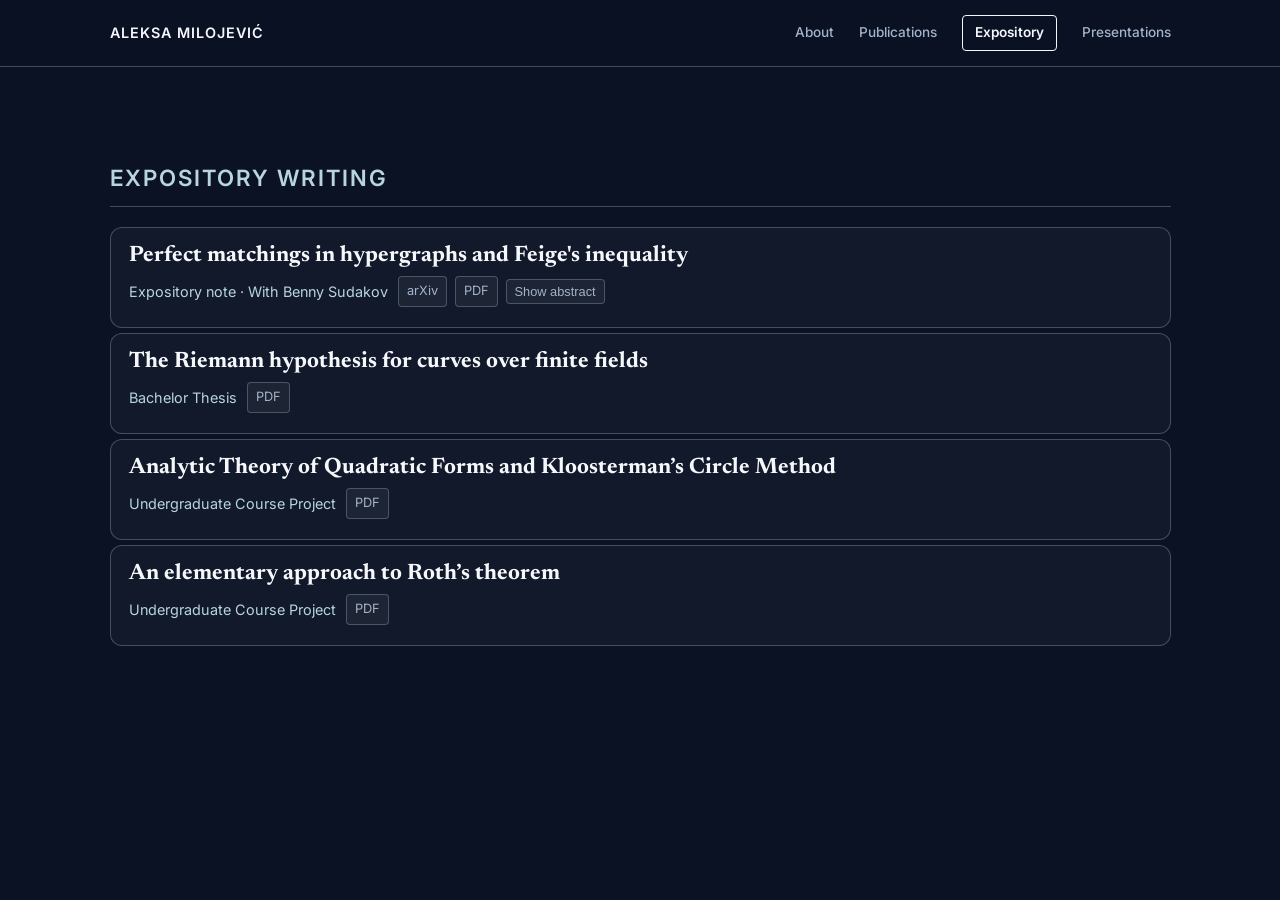
<file: expository/index.html>
<!DOCTYPE html>
<html lang="en">
<head>

	<meta charset="UTF-8">
	<meta name="viewport" content="width=device-width, initial-scale=1.0">
	<title>Aleksa Milojević | Expository Writing</title>
	<link rel="stylesheet" href="../style.css">
	<link href="https://fonts.googleapis.com/css2?family=Inter:wght@400;500;600&family=Newsreader:ital,wght@0,400;0,500;1,400&display=swap" rel="stylesheet">
</head>
<body>

	<nav class="glass-nav">
		<div class="nav-content">
			<span class="nav-brand">ALEKSA MILOJEVIĆ</span>
			<div class="nav-links">
				<a href="../index.html">About</a>
				<a href="../publications/index.html">Publications</a>
				<a href="#expository" class="active">Expository</a>
				<a href="../Webpresentations/index.html">Presentations</a>
			</div>
		</div>
	</nav>

	<div class="container">
		<section id="expository">
			<h2>Expository Writing</h2>


			<div class="paper-card">
				<div class="card-content">
					<h3>Perfect matchings in hypergraphs and Feige's inequality</h3>
					<div class="authors-line">
						<p class="authors">Expository note · With Benny Sudakov</p>
						<div class="card-footer">
							<a href="https://arxiv.org/abs/2610.10380">arXiv</a>
							<a href="Feige.pdf">PDF</a>
							<button class="abstract-toggle" onclick="toggleAbstract(this)">Show abstract</button>
						</div>
					</div>
					<div class="abstract" style="display: none;">
                        <p>Feige's inequality gives an upper tail bound for sums of independent nonnegative random variables and has many combinatorial applications. In this expository note, we present a simplified, self-contained proof and explain the motivation behind each step. We also discuss its application to perfect matchings in hypergraphs with large minimum degree.</p>
                    </div>
				</div>
			</div>



			<div class="paper-card">
				<div class="card-content">
					<h3>The Riemann hypothesis for curves over finite fields</h3>
					<div class="authors-line">
						<p class="authors">Bachelor Thesis</p>
						<div class="card-footer">
							<a href="thesis.pdf">PDF</a>
						</div>
					</div>
				</div>
			</div>

			<div class="paper-card">
				<div class="card-content">
					<h3>Analytic Theory of Quadratic Forms and Kloosterman’s Circle Method</h3>
					<div class="authors-line">
						<p class="authors">Undergraduate Course Project</p>
						<div class="card-footer">
							<a href="kloosterman.pdf">PDF</a>
						</div>
					</div>
				</div>
			</div>

			<div class="paper-card">
				<div class="card-content">
					<h3>An elementary approach to Roth’s theorem</h3>
					<div class="authors-line">
						<p class="authors">Undergraduate Course Project</p>
						<div class="card-footer">
							<a href="roth.pdf">PDF</a>
						</div>
					</div>
				</div>
			</div>
		</section>
	</div>

    <script>
        function toggleAbstract(button) {
            const card = button.closest('.paper-card');
            const abstract = card.querySelector('.abstract');
            if (abstract.style.display === 'none' || abstract.style.display === '') {
                abstract.style.display = 'block';
                button.textContent = 'Hide abstract';
            } else {
                abstract.style.display = 'none';
                button.textContent = 'Show abstract';
            }
        }
    </script>

</body>
</html>
</file>
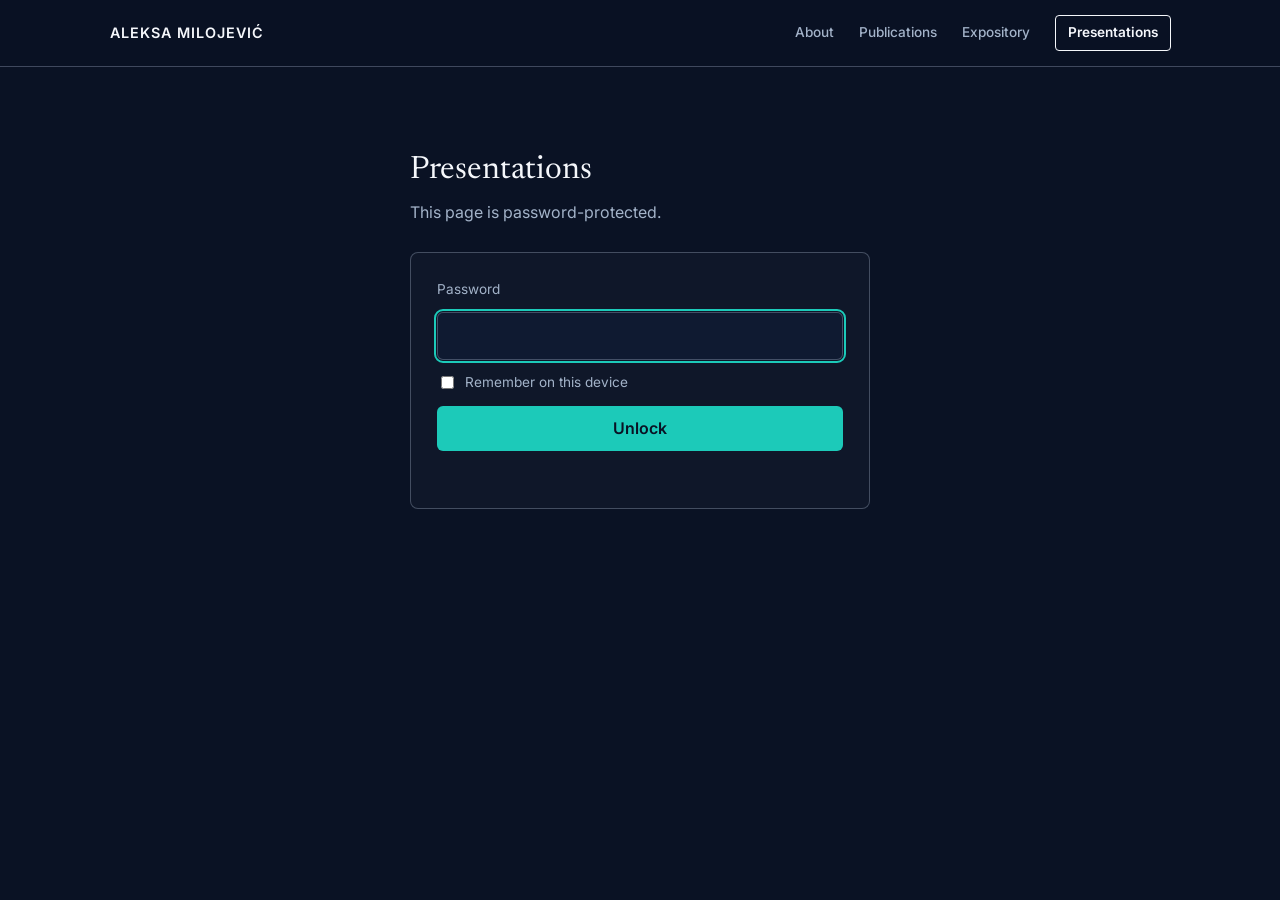
<file: Webpresentations/index.html>
<!DOCTYPE html>
<html lang="en">
<head>
<meta charset="UTF-8">
<meta name="viewport" content="width=device-width, initial-scale=1.0">
<meta name="robots" content="noindex, nofollow">
<title>Presentations | Password required</title>
<link rel="stylesheet" href="../style.css">
<link href="https://fonts.googleapis.com/css2?family=Inter:wght@400;500;600&family=Newsreader:ital,wght@0,400;0,500;1,400&display=swap" rel="stylesheet">
<style>
html:not(.wp-ready) .wp-lock{visibility:hidden}
.wp-lock{max-width:460px;margin:30px auto 0}
.wp-lock h2{font-family:'Newsreader',serif;font-weight:400;font-size:2rem;line-height:1.25;margin:0 0 10px}
.wp-lock .wp-note{color:var(--text-muted);margin:0}
.wp-lock form{display:grid;gap:12px;margin-top:26px;padding:26px;border:1px solid var(--border);border-radius:8px;background:rgba(255,255,255,.025)}
.wp-lock label{font-size:.85rem;color:var(--text-muted)}
.wp-lock input[type=password]{font:inherit;padding:10px 12px;border-radius:6px;border:1px solid var(--border);background:#0f1a31;color:var(--text-main)}
.wp-lock input[type=password]:focus{outline:2px solid var(--accent-teal);outline-offset:1px}
.wp-lock .wp-remember{display:flex;gap:8px;align-items:center}
.wp-lock button{font:inherit;font-weight:600;padding:10px 16px;border-radius:6px;border:0;background:var(--accent-teal);color:#0A1224;cursor:pointer}
.wp-lock #wp-message{min-height:1.4em;color:#f3a58f;font-size:.85rem;margin:0}
</style>
</head>
<body>
<nav class="glass-nav"><div class="nav-content"><span class="nav-brand">ALEKSA MILOJEVIĆ</span><div class="nav-links"><a href="../index.html">About</a><a href="../publications/index.html">Publications</a><a href="../expository/index.html">Expository</a><a href="../Webpresentations/index.html" class="active">Presentations</a></div></div></nav><div class="container"><section class="wp-lock"><h2>Presentations</h2><p class="wp-note">This page is password-protected.</p>
<form id="wp-form">
<label for="wp-password">Password</label>
<input id="wp-password" name="password" type="password" autocomplete="current-password" required>
<label class="wp-remember"><input type="checkbox" name="remember"> Remember on this device</label>
<button type="submit">Unlock</button>
<p id="wp-message" role="status" aria-live="polite"></p>
</form>
<noscript><p class="wp-note">This page needs JavaScript to open.</p></noscript>
</section></div>
<script id="wp-payload" type="application/json">{"v":1,"salt":"mILdxKVgcoChKuCAxCet8Q==","iterations":250000,"iv":"Vwrb5y7c6PeeZnJJ","data":"vJ+HShfOYin3bntfL1cslqoJcdRVbFRT9eybI74IW75bkbi1ckt8iod6QL5DHedJofXXXLUH5E4RzJe7/QKQ2wTmD1W5AmFr2pqYMcAbfnJFzS5zPb21LDBL/ajaSh20TJZPlvP7zOJhjp9PcTrnQkkvjZqfP1vEm4JxDv7O/1iUlj3vZIxWXZULXrOF9HjmAEaR4B48s4ANVgmlEMptJnkSbXr95VbbuEhhNqYv13h0M0/yztqvxHsnHHw1HRPcNPZ9X1TTOa7anxazPVh8bZLGurqlfY6uCs0c+/JLeLy6cTiLa+MmrmW2TKWllORydKDUYhpmTdbwR/wp5CG1cVTUFZuIhxfQUt71pa+hq41BGPDEM+HEvZC1q5KwBTDn49tRJUM2rsxeX6nb/Pa6mCZmPsmo7psjTDASFxUAGp8q32mHliqsyBNccX8JB+C2PiEl9zgiqk1MyjRdFKdiRXqBfiV7CgLNClCpzUv/vZpuOviFn5sdFNZmriBJaoZcH/JcZMiZKPZtInB9JrYdOnbeyT0myxq4kDewOi1ooRpfaXEBIu97NfELRgJF8P10/WQyAEwR4SqDFOUjRQe/YlMP2+wEbNbcNSSx6TB9GDP/nvsw3erNUZJgrhjLzwFLPsX0l4b95IRzu6jUHQZWuRjPZAxYoI46FeRsgHK7yCTVYL4rZgSk5BuXNb7uplA4fToNIvg2xK7oykLNN3iv8hmxsoNypVBUtuJdH9zbAoKEAq+oCk+1PY99b5BuZH581Q2ICNlqXeofPjG0JXCA/+Xdvb6zIFpAix32umi95Dv2ftIyf8qL38r+qDRFZwjsqcsbjjNyvGNL8ub7R7qMqgKoq8arVDSt/h5v0FbNteO7sXBdey1mTy352iLOtm3zoYpOQv81uctigL+9szgfDgw3XmBCDaNCiiKB7YRqSnSQwvGLKnxgmiePFhUCU9oNEm2GrnlixuN9b0I5VGwUzKa0xjFXiLEMKeaLEgWs3vcd/q0S4TGxaNwgrwS5EhkIaWbTy58Rc1d1vh3mts6/SrP7bV3L8bIjjd+jSLCRebol+4Y/6zcTAYN/oqzGGnJN5oZSEBxGf87y/X/2JKywtGGwhQJaCYJMCcVqvB/k7uoICRwFnIbm8YLEGfYdpEbupRHILv/ob5Y9hRQqEPpS7J1SGAo6jf32YvUy2jJFNUO6YPH86AnBogapKypxiyIRgUwWwwNjCN/tQfoiGZMl8FkzMaOwKfexqWsx828lyN/Q6CGKMnoXZQTcuTBjPXGFz7mRX+q5KzZ3THmteJyblP0q2jABQTCR/C+aHog9ZdMzkLXRD3xsXy34pgqGlrlPAkvqWspCx4miTQfgXp82F+4013BIgKzo6shO4DAEj7O8jgGg42Jcx0KBepGLDFhGGinONKUvi/rK+Qmw68wkMhVXulZKqGsqHS3lpqt4MidGGHba1+ke9D2O1iBT4CG++BNZFVDtf8j6CnyBMvGOfTg2toqEtM0GjrUOV3Id2JaXT/d18Wt5IVlndD2cpByQwUP+cZiC5R2QujlKDtlbqLLkgNIDT/xhj2rWfQbKqUsVcSJHOIyWwHmTLIuj24SvW3cpqxGDRijNT4NtmnhLi/d/WeTDwJXd76AuKWpvCBhPByfRqKpekDafpakaurIn8z2yTZW2FbVcFRtW4gTyq2j85tlMwgHOfV3iIrgv2/Dqgd0vZykO1Ejf00OFEcsRvz05nq1026lfkea8texRTygp/[base64]/FuDtEG9y6kvuAB4qRXcL9nGSc3iq7+4HG+rTM5B2rkIbuqRH8/2nFQf45m3B886QH7YYrfo0gOMCQxbKFp9zJSK7IuH2LqscoUNHYyvpUb9VwsP8biE6khlnX40uYqSUxhu5M/sdMzS3tR88IVJ10Fci6R+EJ99fmLw9q1WFtWvv6JDS0gk+UHmo1JVHR6HJBNl2rxGo9LU12gXotJ6V7XfbaqWjZFIV46lL7ulyluK4MIGckBCZl1iwLq6BhBlpTsdkUeGAe0+ZBRYQOqZi2NbIwIx8zCg/Ir71znmW/QMFPcGnVh8CQJ6BXB/O5EEu0zwudvqzcU1ndHWON7KOildGGECQflIb3QPQRTdM7+VxT4Hzv7RMrmsMu3xWSoZPVprhq7rUCSYMLXBPIPj/H5np8MkfcOOBvKwWa6WVRJLj5vbeV4OE3T+tnG+b8HCuUCNpEXSRrmdGrzq0rO6PFV9BtAGjZDYzkdLuaqqXf3Gq/XhEGtAvpHGnpvQq2ce5inKTPErCz8Xa1AWxwurQDVTWHP19J2DcOXsJj7U/1f8W+G/de1gzTpguDCReBRQWcGb+vKUyacxyWzEZw/ktaBdXhde8tYkDRi4afNCCBpOU3zQ2Qk1s+RHEPgzp7nIcPaKBq1bkblb3I8wGuyjLbWjPhDNZiUBklvb/vlDMq4Z1x74s8nGMKv9rprSWrHeSxG3NrzljZTZYstaL9oE0Y4i7l80udzr4wD5vrO/W7S8ADBGSeEMyvLHpMi/BK+eo/90nmFxlQhUxjeQXyS0E+kf58EkSuv5SFnNQBSRGrUYp+EcQj2mLZJTK8lotrmBVTtyQFrua3zJG4CT9K9ZU7G2wh7J7knLc6gaRVtqej4wOBHp7C5JrTfyeTYq9EX2f/4Jm0BwWgVlyY4sQfvc8A91xwasWPB1GQ/pjTJUIKlwElLFSLH6Fg0EyWFJ7eKGUiL0SzYYNGMtgcsUkYlYiOXQT+wWTWyxRwnz78cwt3oSMjWav2jsR+rMsJUUBF0xM88TL9a5tWsxrXIEhwBwmWFbCY+aq3Ng3iUir91OjKi9uvP65DnDrrqb9/0tBwBVwO8y89p/M+fDcE96WViLsN0L4W6CR9igkhnFizLXKdi7BV3wefSPPTjP2BVMzDbeP3bk8hkd9Z9frjHnVrhOf1UvvF9fk1fqPI8yH+pOmYRGMb+xTlJrvJFjZV9BpcNe9fgK5ZwFPF15SJqdkwYYVgle4UMdTtZyLZFxw3cNeQsi/qkRmyB9hc3TfYZhYjECP6rqL06YjsyCC/2OZSe/EY9qffFhz4CH1pDSZ2sAFEz6uKEmTFm+7Nzi2s4fiJXUt4Kh1m11AjL062dbNZU/RjNIGqBMNJVGJNKmPQLBhMe2NnecM6Oxl0PF5QKnwLhIlcJHYrqIVzo5wwEwV0PqXleyNJQ52B8kG5FLw6TzO+VawwrYDuc1cURvkeJ7lESPSZoMqQPCRM8AQU9x7qXPyn2hPSHVQ6Mdg6Q1XuDo0TDZV3jnqWEIMCeIn1OYEw5/k6hw2spNwmZ+m57xeXBgRW1jXhtqVC7YHPTI5aEcIXb9w3t3fDrxa59G5QY5LMqhx7ukGLQ3v2biOTftbnksIwXtJByfVd0S9MlagThCGg43h6PJ2iAMbt3GTa5Gdvc5Lwsl80x/r8ImUcfIYo8Dk5tBm8WY3fonpoUBygsiJ7lq3TXnn39PxHVS1MBOtoGf0MOnyXGUJma6GiyxdlMlZAXdr/Sa3V8puwhM4wI0T8AcmbD6thB1Rs4Z4qvX2FMybLrPzbNY4ooWwWQtYWOm4GzOR2sIpDpSVDe086FLR/uZcsuP+Du5/8K7Z1HH04/AUB/Mc7oOnsWCVGrBMxo0KYMoai12L7mk9DswujnP8NInyq1ZTj7R3tgiTkYJXBjBdfys6zOa1NEmKhcqn/GQrkqZtUjzbOGODw8QHsm/75VoFw9shUwGmuquKpIivjjGZPo08smwqK2F5XQxm9bOW2rXeLPL2xysu7OhCX0wf0bNL+yBEfEJWh34/4iXLk0X6ax6iqd0/XrnZESjljnRrOKKhZnWkLNXjIh5//Tso92cHD2oEURG+BQuYVZSKLS50zaVgGCQzZKVfm9vWwp+zFRsV0g/dv7V2qsYB9nQwHkH0Go/HTiz4wO1RGfJ9YLqlqQTDcOecXqCiZbzI9keyuPjXMOXWE3A851bNttwj8bNPonpCUdM8gH1L6E3+YEDEhJxusvfxnRdCYG4YGoDYtzSoMEwnJu6r5BjNcCJFsgy52RZ/ARnKg2HpU54S2LtWI64+QZU+/g2p8bSXlDEw918EygxhvUTMSj8JIhJPz9Gtn3Y2vzNLaqUZ46REKOiDIFX7ZmgscOYiOsuepGL3PAHsdPcwEWrKDNaz/dX890mpdbxXoehnk/lExRwdUv15EtcppB/QzEW+JOSk6W1Onh1cmFQjsgl08vaIDAg43dnoBQxeNV5n+/[base64]/nz4RBKu+1DmNz+HVcfgW+yqdpaPU5DX21riGvfIUPWufvQ0ziH6MMWwkYlS3seCMuQ+wK4LuWKJxVZuS7vlzH4x4PbWE2HHjZ7xjZDuuMvkMdJpwA2z708Ohm9ajBY1Uuh/gxseXmXsmsz9TN2DmpYluIp+Fs49cniUaOuSYqV8gTgmwQDhLunZYzbDgCBbvI0apjMXDA5Sz1MVHLT+IqSpOly7A+7JXGAZS7zNhXCr1oq9FA9xAxEpdxHzP36UJmJH57yH++G8ZoWSMRl8KjqqssBN5woEmXP7L4MVQWKs6FVyje8FdJcW1IAvFekk8/mqtbw5LyMAvIyciAjBgyx5g9aSv8BeKsDKLg8l9fWh/TVwQ4VJzRBEU712r7T7xi8ZtcntSeXkczv2bbSprmL47oHWpb8YPEP+wMbcTXRrSNYlDsbh5O++WKtaADYI7Un2vXCJRKoiXYYkMW0CQL3XDyjsRy8uOBEPuLsAC2SX+2AAwMpkh1zkMpJdO/tVpmKB79ZJ1pDkJjj+IkWgQ7En3GoCZnn1wlM4mX5I2M027uvh6EImlFjhosO/Ic695f5G27KJbconjE83nwDksA1QzdWVQZvN461Ywm4d0bTyFg94IO/SIFQ/[base64]/[base64]/JpNOQngLVmbQhfoSqQ=="}</script>
<script>
(async () => {
  const P = JSON.parse(document.getElementById('wp-payload').textContent);
  const STORE = 'webpresentations-key';
  const bytes = s => { const b = atob(s), u = new Uint8Array(b.length); for (let i = 0; i < b.length; i++) u[i] = b.charCodeAt(i); return u; };
  const form = document.getElementById('wp-form'), msg = document.getElementById('wp-message');
  const reveal = () => { document.documentElement.classList.add('wp-ready'); form.password.focus(); };
  if (!window.crypto || !crypto.subtle) { reveal(); msg.textContent = 'This browser cannot open protected pages here.'; return; }
  const open = async k => new TextDecoder().decode(await crypto.subtle.decrypt({name: 'AES-GCM', iv: bytes(P.iv)}, k, bytes(P.data)));
  // Replace the page only after it has finished loading; earlier, browsers append instead.
  const show = async html => {
    if (document.readyState === 'loading') await new Promise(r => document.addEventListener('DOMContentLoaded', r, {once: true}));
    await new Promise(r => setTimeout(r, 0));
    document.open(); document.write(html); document.close();
  };
  for (const store of [sessionStorage, localStorage]) {
    let saved = null;
    try { saved = JSON.parse(store.getItem(STORE) || 'null'); } catch (e) {}
    if (saved && saved.salt === P.salt) {
      try { const k = await crypto.subtle.importKey('raw', bytes(saved.key), 'AES-GCM', false, ['decrypt']); await show(await open(k)); return; }
      catch (e) { try { store.removeItem(STORE); } catch (e2) {} }
    }
  }
  reveal();
  form.addEventListener('submit', async event => {
    event.preventDefault();
    msg.textContent = 'Opening…';
    try {
      const pw = await crypto.subtle.importKey('raw', new TextEncoder().encode(form.password.value), 'PBKDF2', false, ['deriveKey']);
      const k = await crypto.subtle.deriveKey({name: 'PBKDF2', salt: bytes(P.salt), iterations: P.iterations, hash: 'SHA-256'}, pw, {name: 'AES-GCM', length: 256}, true, ['decrypt']);
      const html = await open(k);
      const raw = new Uint8Array(await crypto.subtle.exportKey('raw', k));
      const value = JSON.stringify({salt: P.salt, key: btoa(String.fromCharCode(...raw))});
      try { sessionStorage.setItem(STORE, value); if (form.remember.checked) localStorage.setItem(STORE, value); } catch (e) {}
      await show(html);
    } catch (e) {
      msg.textContent = 'That password is not correct.';
      form.password.select();
    }
  });
})();
</script>
</body>
</html>
</file>
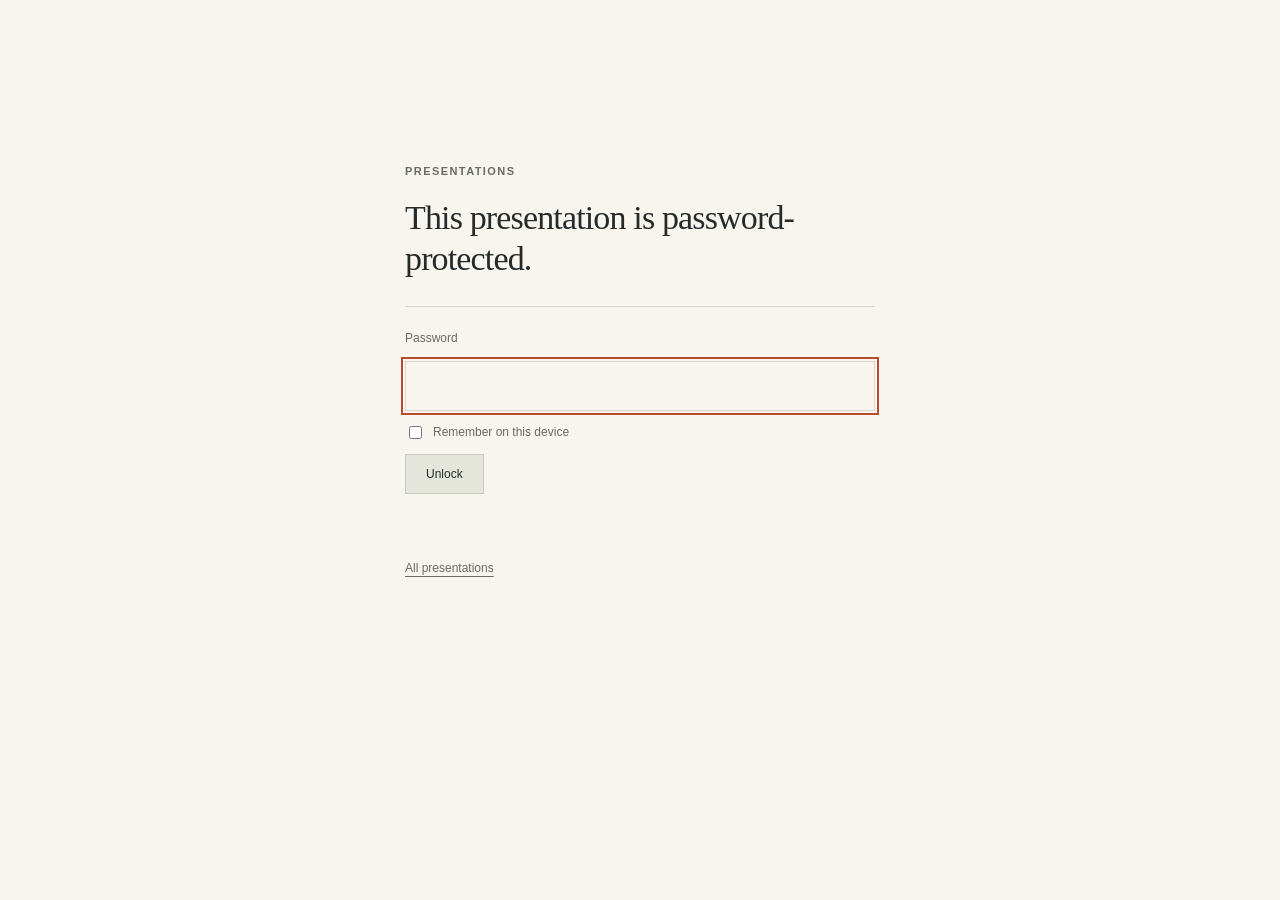
<file: Webpresentations/quasiplanar/index.html>
<!DOCTYPE html>
<html lang="en">
<head>
<meta charset="UTF-8">
<meta name="viewport" content="width=device-width, initial-scale=1.0">
<meta name="robots" content="noindex, nofollow">
<title>Presentations | Password required</title>
<style>
html:not(.wp-ready) .wp-lock{visibility:hidden}
body{margin:0;background:#f7f5ee;color:#252b2b;font-family:Georgia,'Times New Roman',serif;font-size:19px;line-height:1.65;-webkit-font-smoothing:antialiased}
.wp-lock{max-width:470px;margin:18vh auto 60px;padding:0 24px}
.wp-eyebrow,.wp-lock label,.wp-lock button,#wp-message,.wp-back,.wp-note{font-family:-apple-system,BlinkMacSystemFont,'Segoe UI',sans-serif}
.wp-eyebrow{font-size:11px;letter-spacing:.13em;text-transform:uppercase;color:#686c65;margin:0 0 18px;font-weight:550}
.wp-lock h2{font-weight:400;font-size:34px;line-height:1.2;letter-spacing:-.025em;margin:0 0 26px}
.wp-lock form{display:grid;gap:12px;border-top:1px solid #d8d9ce;padding-top:22px}
.wp-lock label{font-size:12px;color:#686c65}
.wp-lock input[type=password]{font:inherit;font-size:17px;padding:10px 12px;border:1px solid #d8d9ce;background:transparent;border-radius:0;color:#252b2b}
.wp-lock input[type=password]:focus{outline:2px solid #bb4b2e;outline-offset:2px}
.wp-lock .wp-remember{display:flex;gap:8px;align-items:center}
.wp-lock button{justify-self:start;font-size:12px;padding:12px 20px;border:1px solid #c8cbc0;background:#e4e6dc;border-radius:0;color:#252b2b;cursor:pointer}
.wp-lock button:hover{border-color:#252b2b}
#wp-message{min-height:1.4em;color:#bb4b2e;font-size:13px;margin:0}
.wp-back{font-size:12px;margin-top:34px}
.wp-back a{color:#686c65;text-underline-offset:4px}
.wp-note{font-size:13px;color:#686c65}
</style>
</head>
<body>
<section class="wp-lock"><p class="wp-eyebrow">Presentations</p><h2>This presentation is password-protected.</h2>
<form id="wp-form">
<label for="wp-password">Password</label>
<input id="wp-password" name="password" type="password" autocomplete="current-password" required>
<label class="wp-remember"><input type="checkbox" name="remember"> Remember on this device</label>
<button type="submit">Unlock</button>
<p id="wp-message" role="status" aria-live="polite"></p>
</form>
<noscript><p class="wp-note">This page needs JavaScript to open.</p></noscript>
<p class="wp-back"><a href="../../Webpresentations/index.html">All presentations</a></p></section>
<script id="wp-payload" type="application/json">{"v":1,"salt":"mILdxKVgcoChKuCAxCet8Q==","iterations":250000,"iv":"rmspHEaKgNhwiNuP","data":"scnFr2QiVr+I7h8Xds7sU/hkhHXPvdBkmteRinKbt+XplEtKLhbP7D/0f8Pd/D5Oi2H5UhHFCA1T4u4ddXo6rU5HguVpgIWdQ6z0PnJZW8EaSLJbYfm83tB9RkwE4LdQiSSwiy5fiDc094V6ZnL1iMIEaok/1MsXZC1pEcYd8rBnZPaOGOCcpJOeRHNeSJHuatd2aqy96vFuYYudlU6MBh+wuog5tswW3E9L4Dj7SFlh45gA59QINCV+/C2FGuBw8MQDQ7FqDCpGEVpoh/gqoyhFO+I+1sbFFEeMy5/bLrbKy3iF0FiLa/6Fp3AS/PIeiIqAxCzVqyMjjPWZHOkKWrfTFT9Jyy6wAkT6bhXpsjuggxvXkh3KaYcW3n97sm9cHnKD0SITWFMx+l+/FE2q1HHPrzASc5IaIyauNni90WzrI+HcGz9aYaqn2/OMXC5ZZidaOWXGhx2LILxR8Tcx0YoUdOz4oISkwdcMSYWYqKaiG6xb7FedXZ9Y6r+++3vXNrSnlyw+xP/aFbY2WmiicshKs05zIjpMiC5FYHrPMbI56BqWhklVbZlY1vqkBwMTDtCe94czTUR510T9t9EEBTbU6Xb5ovQI/[base64]/DC3RZEj7ytSc56hUvDb9RxedZVoqOx6j+Y0ufvcU4p1TO3BVsGreM/lvXgLAV7TB8PtKRQNQC7z3WWzHOP9Vk3Nko6k8q3l5CqTaZclYWv/CG+Osskey+G9FLZMnaAvOf2QKm03pNyOkvnV6tUIbBN3xmWEcymxH93YV5bxR1k2BhuAP+F86onF527ceVD7WNENm5mxE451lgMw77XvjYbkfK30GovO7lR2XVq9OrE1jkOUHITRwOYaGF/qP88F4XBUyX6YtT1TROlDq1t+sGBu+gxJZD5WaLdsvB92ekwa5+foFC9LA5aaj1yOqYlI9OPFszIfgwRvYz685sus+FMfU1ELdxz2JCG72x+19GwudMZ7sXY7gUgTt/AyUsjhiVutXJxVDW251+ETydq4Pu3lPlDEpYENcBrXWl1pcSb579tsTA/NaeycaUFZ7o/GN8K807pIOXuYKMqPPy0MZ+p2K5v3CsqMq5/AnuyyjyQqDNyRw9EpIl5zWEUHWFitRG6/pTdB/+8fUMZS8BEkS2IzFVrIEFNE9u513pU5mLd71E5emvh1wvm0jHDm6iLAy5WOGP0ROCj/GCcZXXuHvpg9W3pMZ5reTTKU0J3GJVZX5FMay8kgbeJgmoM/6O3Hfl84KKGnbWvUs7dVVuKJpvD2QjVMnI76peCZsOc+4R2bvZEdS1vodmos6TDJ+Vj5ObsKGbOUS75SfV5mWFMJWir4it/YZnfa88DJ5m4uPS+WXb031+H0Iu4drycbO3DggKTNz2f6u54fiS77cW4ZZbPLWkFV3acqB4ZyfRpZRvHy2e9LoUHUYUmGK3dthmpIUdc8YexEI81r/Kd5+Ii6mlfoAYhtGE+Ix+PiHBf3Lh5HTsWLQ+epir8uzNXCINZGPH8BVLXZc053IAc+MwN7LidHLBXbhGfXJnfbjeZSX8QtWe6FG8ErVrHi73AheknmUbi3W7/Z7P5/W7LJ1v+HzWs4Ha9epr8OtxVmx/D1xT4tF1TyCPxIAnrWdpaovnSXUOp6YAXkYidZNpPbsWZN6+9nW4Mxk8n5wsoKK/[base64]/JtK+1Jicsw7GDoPOK6u+mVRpJK+K0H81fFRkUzG531QfOaZKNLR8AU/S2BdHWWixNDwm/SBchO6m8iy0s77BCZ2ggfBURQ5bXXHxReNB0h7gT5M9Pyo3zti34TTPQXF/Ws/YxuQAK3/zPNdAbmTkOLVRPpMXpdReWysogk4QlGAeMk5Pj1K3l+JSGIuu0HND2KAL1XzGM4tLQFfW3vWIlYKjpjHuI5vQWvd+Mk/tbYin4cIM4/ynnraTX3pEPU5mYF0yTIbyOplhavpt2cwOOYJ6ga7wMyUHV4Mt5tDWMXm0Eltobflt0bDO2mnYKwhcwCp6CwZlRB1C8/d+4azqo0Q4KJ+lGJ2dgO6KU4z84KR2OFH6w1OPhI1XqDQZleCfeILEssmbsFBgQXRNebIor0JRHCrclOzuSn3cOKlw7cCtbA+wT98lc2WDZ8ZQ7o9LbqCh94ANTdQHzrWl4cQ5wXh83ICRQrlqMVO9VKgJkEYqixFyHEZem3g/Z3Ou8+s/oMmD8uqXqxPARFbbCXKlsR26PPPcUvjW453sT9V9oEIhudnghAkKePjK9mISdgKVIymLRPB03tIv4ywJufCtMpPe0xK4ei9g593zLztsXRTSHNQMuxaesADJhwTIp93owzCjNATYkpFu0eKNdsOjZW/lLpCPUPGJQuEZI2Hk+IvUMLXIMfCZil05d/ZMUaE6jK4BRoM3EbXn1jO7vQgAa8mjPaUNUqDmk8cfT5Nh84k+sK1DXhPu0nfrdEed9tFkdRDI9MDYDpRawiR4nW5XrjCNGib+XF8gh/8GumTCSIaxRPF5NiDznmAEOmdtxHpqji+5Z2xbUJYHGfZvRg83zhu9JdW1Nh3vFqGC+mfBTPhm+o9BQwu08XmeGW+qiqkrkog5A6UxIVwFftkARyQBOyVSZNnYjhkG5xkct33CYadp0YAVNYr87x+HPSoaNytQAJyLU97XDzOZWb4cw5/TmlWtgv8iok0oQrpTJrOK36nf4a6rFXAjpRGZfn0DMa31rQP8m9OMNgR9zgkigpHNg5ZHQrRfQkWN8PKV9K7NAJ7uI761XtR1Ai65ISzz9Z1JldprkmGQnmuAPW4MGXaADXWVCXSqNVXoI+O+wp0Tav0evfPDhATMLHCrN2gf+PaTXaN6eb1yOsqmKk4J/mm7JR0yfjo6D2qved2PjDGi/mCGvgDo1EhIrq4ES1ptc6UbWF4msCr4NIqfqMoLxo33RJlcD2w+UF6KKqLwcgm1E5eGJxtOUtOkLcJTQGhpc/F784BUstduvlwvSop+vqpAmjPXOgq4OL2lkrnmeQdPqFGKQW8g8ZiL36MfIAUUViBM3JxLoQb8yFVAYa8HnkC/MOoLOJc9EbK/Fu8E9jPG6xxPpN0RcVkDRYDMGLlyYGq31V4L+A1D0IqTcYij+u/k78H95gh67sQkWN9NzalbSCWc9wpig6YZUDUpQTxrU9DvAWfll/yhpeMnocCbQFpLOU9nSRVI7A3AQplq2S4dp/[base64]/PSjFEL+qe9UTEtP/96IFIwSbxpvGtf1T4Y4n3T3+0pRPDcMVvTaUFvtWxTvTWs4vHCtdJlQFuEIoS7Rjpp8mv8HLmo6+ogU8UnKdZac9/ki2uVAYK7kwQZVBEawrQRvWavorGcevFHQrc/fJsHAVkdrkvG59Gcc85q4/[base64]/t5XWpS7sOCTqxxjo7MieCt3xXbLJ5+17RZrcRMrNRuf4uJlLN1SI369Qv6ApXR61JBHYNBpmQRdmhn6tqEZ8sX3Fl8eWGX13iW1wshKF0epOqy6JLnAfc7F+DIjCRsOUfVsd1wr3VdIk7XhY3z84jWYjD8mvwmvn7IvxHS3SOvWx/LQP4eXfA8n8vsvfvgPMxO1veKBhVHQgFBBbvJ96N8E4QfRoNfaEnT1eFXQrhsHNl++n0f6aZry9oGNtYstlCtTXts5TJQOAIqeo5JGMPM9ySVeeK9GT2U4Kfl64qu1fy6uxvJBhAHKZ+IwMzwxrqEPNca0uq/i2SPWXVy1o7kYebnZvJxpN6+F7RJ4YkJoEO4bO3v3lwC6PB5qR52BJ0eAdwpMQFjgL8ZDNL/X9IidCoJ4IBXlA9IfALjYn8n28K1sjSZu1+jCVOK9EIXRUBQz6Wgj3MtpgCd/UsMErse0RMNKB6UOlDHPmB86FyDdqJBxx4ns2Sd6NIOd2HKFOQGGRmdo/zQ3kUa7tqyujPsbSuLigTHW1NoW3nEqDhT3OFpbLiRcqApSQzXNpFXAzhVnfo6mN7NldRRm4WyP3hsragDs12FWvuJ0Uu8G7JIiueDhsZrP1Xu7gTGSvXc/p1Lac/OKuOsWkFlLA9tDtIEwDygrIdf4LBCKqrLCpw2/zrA2bcuP5piBitXcbA2Pswyma5hKp+IKSf712Euglgcx8AXwOAGm2Ejq79ycFnEqNAD2ABbTcQ9NIuB33uPsvIOfb3e1oIRqAOIqiz5Grk9NXTkLxoXe3KgejDMUsU+KJ7cvDEJPFOPTcdJJSSMD53Ww177nBzMoBkW/kUFNt3VOxaT1eOGylT7qHu9OGt1ZlAHhIhxBdd8Rt2nluSf57ulxgVy/z1Vgxs0/op4AuZVrCyHkJe75BR8Y/Npk/rsQEf91KC4yKbyGy9T27TAV+SRmM3RbCHuWdFP9FEp/SfpcqUliI8uLgKEOgV9P+wFISZi0yVCxBfp5jfjy5NExBmtwN+x43qnhOTDIqzcCV+mZp2g1KT13XuzK1Ax0aJfFxwLhlO9fOWkqhWyypVg8PawDyxN9d4BCyUT+ByD5O0CJBbWHQIsQD/6qX3T8WrQGlJeX9F1RjRmSluMNfT/W3jjUtrytsrvrEklFzkqZBrZ+blN1k+oAkPNobrKTLuc3lrKUmJaI6il7YA0vyitQD5dFEPa+8EpEVnGBlk5W3gFv9cSA6hOPsT39m/PkbFoFbSY+4xE9ITKv/[base64]/kRXuC7Xu9ub/[base64]/nwM5fzDUlp21jeaACN4TuDZWNYQYEtxPiCCYe2nmKBdYS53ppf8v65MCWhF+w0EGW4zb7PugT0c6wQiYIDEupWOELbH29TLoH9OXjkKEhEfqp9jTeJMwwgPoQMN4wQY2EzHPMlQSyeoO7rJMpMTif7r850bbZpJCPJSY2T/eoo5n3RzsyRG3TasGpLla7IThaISVXJtQzuc5G3rBWSTIo+GNgDltZVKxNAHBGuLEuJRQQekLxMGi3iccvY/IHqNBQaK9O26xaKkHfD6LplzmfzTsX8AInW/yr5w8tq3lmBh/TF3IWtK4JXUJMYL/F77X7/OEtRC4K+1LFNTa9r2fJPtI+yub50vmK2dAa0awwfOJIrNl7GpijbkN9gYSJtuKn95KZiPAKpbkD0rXp12Q3TiDcozxcThOI9ZVZ/y/2A1TA8/MW5MG4mB5xBBFSXnlhlWM8cHOud1DA6pKd+e18OlLGTh6/t9hNXk6DMu5StkgrT1159pTC/07HdXVZMZXdERDbPTtEOLDPQXW3XIx8QqoqPAr/67z9Vb/A9TZWfqHHMfJD+9kj6qNObynz4JvJjfAKknVQLzRf8PDoovn7ZMS5ph9dmJx/yS+eTirPblPxCJsJrTmjQS5buaYmRsYTYjL1vnauM88y/LmaWWzWEhF86Uwq4kKOtxz4mGk0jDQEggT024WNNbWrXC2NmxENPyMtnve4jGofUJCw3NYMP+eKrS+198crXd4jlbebERIW59oxK8/R8USktExg6TWOw6JyoPpPHN8z5mNwx/G5jPvzrNPE0Ig1bI6pvPAp52Ck4BkK7DQn/E+fUL9if6RSkiC/Jf7qp7c0D/6kZ+WZ3Uk4EiVq5gYQa5VRttYmVAGD1OZv7+LDQF5n+3hdeP+H6FVnO56IA4Ew/X86bmTFQfwRer4npNSZTdkLaeuw2wCf+V3GdgYWUqqM4bV8tTRnMKv00f2BOyMEzVkNclaZ1n3Hg/svdVF7c9em0ZWGvNXFa47ph1pTNb9oTbOTHqXjEwgNk2+aTIykjtrPSlrag59V4iChQ/[base64]/NNAK7sROU7S5SKrEZKDNea/9bnHaXrp8MhTN36fEEQ+p8NGq92uD6S+ynX7jR/D7z1dLHNoAKS3SPjmvHZCWzgMouMhu7MQwD06TF9aW5FKLwF+w/ULyR3YrryRZDfm99AFo3RBp77Nz51fZVHqEjPWY1AIVk12vEFsGBZc8dqDVIKQaUmHz35/2Cav7oNhI9G8pHU14lsjtzWEHL2ILgVjuGUx4tK9SomV4m5D/TXJ2wRdej07px20q4dLDCx3DcZrQ+NvAKxzPpHrGcsBkR47SKkmuMabSd/xp5qwcmImS71UgnFk1VjZ69sKlWgB/VXkU0SOy98tIC0d8PG6sqL6JtI+FUpqAKTSIEjLVlIEfLE4VaoZ8W4TzFy/VHeflyt3osbg1MnbYdsEMlUUnkXZ7A1nZb0XZG9t/IaMN/vInB52s9vtUwSYCnNL1sDBJDao/1Ok4S0e4mL3Zi5RsD1y1W/Saq+lkx/mfhjIIDRxXhTT6l8DC0Zd6in49Ql0KGvTRC1QJG2rO8rwtMEqiGM+IWpZGmVrOY1T0B3/r+ywNkzwmpUcz70W8uLQxLzH/IwvKJXSCw9LoQ9006QaV5yT/Xj4cf+ol/[base64]/VdtC0C1FR3oSTx4dAL7ovEjjFkp8+5xnsDBWpBCM0G81+H0lJKFvoXF8RClka/N9wLC5qbkYo0pzn3jvsftZ3POjI2Xtn8tM8YuRoQYS9y05hGHLo052vEnWd2W9DkLWayIMP0BEuQrYNtZ+KTYyi6jFh6HJ2jdUp18eMv4MubC+WRLPoenW7zH5TnwD2uMrhU3joca7XNk5mooVA081I1THDyrFZu7eyzhNk/owVB5u9li3rdGJvAAO70XkJ7gnKCix0jEZRU9MNlDk8g5hckow2r6wk+vy9gxAMiUVuUrWQxE+2byQQ4YYvnwsv5VrCGPbW3F/LGB5gY6L5EIWy2zEgwMiSws+WGyu2J0FJoxqq5qoxan02EUjtME8GlpP9kwS7Y9STie/gb9dXzkGDve5fopcPKyrr7+txzpx7U17f2dJ5cMsmkUY1yFIsjwcckvyMnAODiHvDtcXZ6wDCu9o7nk1iBo0CBBwYZ8QxQHEZTSfSrU7CSjRzcbEhmnu1B5/t2Q7q0QYKIqA1iSBjs9LXnAg0QpKrLQpVAL/lKM2JTJFnZZilo+NecwTJeqnQd8algNHosHnhOU8dYxAmTGF4f2k8fyv4Iej7hT39rzh+S25j04CzQuMDKVDdSfOrka/tYF3oAgFIXDoDK5yqoGu3D60jqoo0O7YO/z2QWOLeQdaTHcxxcX9rRcUiF/j+t5lM3739XuJpH8H3A1sHVGVuxd052QZmuF/llitVptF/nzWx7MRzZEkyaXkNyLjiBfAdEF6hnBo+oamyyeOzmhST+bBiSCnQi4hkWEyLT29J/E3CQZ2MJKzn2bQm9LPIsjx2+zU10lzKf/hefySnvxO525QoeD6/w24V3kb+6otjf5X+iXr1Eijt3CS+z5VMNWnJaVNBSSLFe+lYn0Be/lPuUWTvuVFKLH+U5kj4xFjtQchGrF9haH6rE8GQpnKaY7noBDc/capNPrBwRBpo7w+7RIgyz+1RqXZUnipdgMDbDCfS1oVcOcdmukrxRsoO2xnX7HnJvL5Y1aHKo9MSZxEYj4+L8lgGAHyACmvsvvP14xlriZ0itZwxptidClGAyIB2ZNupv0IKjmrQpf4c+30/f2An0na2X+RMrDjKYkBRoSjD/7u/N0kBrkmIJd98dMZ0Quy+4DTzoNbCnztlz2Dfr3gF4MlrOhJsTAaVgsLtZpxfEmNioV2qRYTGufTylRix9GwoUBihtjVNDlz3JmOdXOA6j740sbx1g0abEI2sMR2gHon0tFrQ5jf2eC0nol2NbbSIHmNZ2lyp8pOkpCLgWcH1/bwAdwc1RUn2+IzpmJFdhdsfC/H3uSAfF+/uc9ufhi2V3N+L/SXHbCUiwCUSQsFm0MocphLwVKwvB9gw7jG4h0At4FMHh/v+wME1nxEWT5KKcGGkhpYupwG4pjE8R0OM5B81ynUzvifvnqavbRNNvPtAPoAFqPC7tr8Fb/Iv6N9qirsDYfe2nN6yr/MYUWG/ICxkL5sKp+Usa9ITNaXF71gALzi34IGXhICQMLV6Ri/qHQrEouzdIUXixUj4bEL2M6fVmA+LSKVoLtBsxBupkje42O/apimLHriR03FIRwpcvcdQKaxgd1rFIp6i32Iqe4aXshroEGGAgqxYkf9EPnTrzz1hSYwRTZBihxBoASnGW/gOTjWUjkV6gavJLB9exdmae8e4DPFUjZsa1kfwV7bu8Qww+6fEmhrT887e3cCwNX59ME5qpEkS+Okb5i22RMdloy9KkdVHqPOOcO+1TgjvZwZnInCqjMMpMhq59p2bbinTJC6EvffcH/ODLeQBEFm/ErrljO9haISzl3hXmkQj3dvtRTlIb+2JVFdUFwcozZGmNTxl54737FQHl5JVxRD80EH35+HAWI9Eb4/LgRFizTxD/nKLtuMVtMOMkK4mRhkk3Vlq1FFn0ryibggC7I80CkA1GpXoziCVJ6F5cDN1i/tbYs95Fn1sYFl+bFYiFPO0n9YkgkWKrxd1YCffaiyecJq1T0FFBLTI+yiHceubGKerIhIbtEFBH7E6ZkP0bPsURELQKqp2YeEptdHaEH2tClNYsWj8S6iNV4ElcbLMl4P9BVwNE7fW4Zgmc1/gcxS+a81WNAceFT5PehEhsvC1Z/G/2EupP7sxaso8+B2f2dsHvL6u87lWMt0XsOXqzErvCIUrMN8j+1+aMG587SXD0NOFLsgmNWOoUkMKGyconNpDXyymNdm4DLsKBpEWPyOAJQ/2yFeLiAktRpsl16xEPNZUkjzl7kqLy57yKEcPXK9FHp4h1WetJE0S0uPXWVtQElOxrhOjRm7AZ7RvRdXKzq/mmpLqh3cCeQUiGjNeHJxSsin5j8L7est1XHtoUijJ3G/vMoOw0FUaZIH1rtiW5OaNcQMhVFO6hA4UBerlVrYFh/RWJAVYgo0MDpJLt8On+3u5hn/i+dimfT5CKkhy9eTd4GOAq3E1swMU4x+1c/GHJX9WSh1l75QQ1b1JyzF7B6EpGjZGBgnbR7bbAsLTcvoNB2tZlsLm7LgPg+SfzgaOV8XaQSSF8dBASHSpO5VdcT0iLXTqCxSR1gb7Fw9hieUU36pTgb4ww6UxbcASAQzUgekoMVjcDr5MP/HE0UsuJWsA2rCcyJAgOR+i3FyG51zM6IFVSq/uZmd97lrZb3z6y4FSnkHd9iJTZqjXIE50tosSd878ejCvMjp3TVCvkYCT+25ngrlfa0uoKAD6/DgQ3jK0oauoinwHx2LFLhOtaP/qBtKFoyp5obCSysd5ENG07sQi5xfrUvMl8KxKZPVoCe84F4ZP2yOjSWMKSofimIr0tJ+arPzZFVTm4roJEIBCzHIlxY3PaNUbX+6zGp8W4N8tah9Cs/KLn/UQRdwaf8v7sTqQwCpCmOQ2OOHMcgxfbEhWWor2z3UToaxCcg+TSax2eGxj6589fkTCbor49u9mlzWEWr84agnU00So0ZWSm5nZae5+G8N8EkieN2sOdYYTLxR2+6Perq6DLIooFCBs6Qkg0zdaVz3ZOh9DnSCN9fazQJwu8rKX0BktWtoThfeIx4n/jkl1NHcMYP3i9uguRPTBgn5LY0T/lFoGxtXZm7a+wzexXfIIt39Ml3XTb/EKNhJgkiSAf6DDVnVW9CRxoC08rVby1vWvqC60hnRkFdkaUGVvVZzcSFHaZvaq7zHc1TGp9uADCRO72ILTZot1lENik7MwXA3JKYP0uyOq5h9k8IVoou1XcHqzTnVgMzS3a3xqDByBLmkzYNdGF1Yd8W+my0Z6K9n8NqHiJOKW5/ikprfPfmkLm8z0zTH7Z+EJk+332TxyCQcHG2Ju/[base64]/6nWvDGb4XTXQjqRtVIchBaMz9U1Jmz9wNJ/eNJqU4w/9dqnjbqK+KLNQhS+e8g65ZxhUimF1etM+ll/[base64]/GE7WKl9pEFwL0u/z3IhYOwaaJX7Vf6EsPgK0quhwjF0CkJ/ODNA74xkBn2Inx0B8BlHzB1QzyPleMSCJInpCcq7LcBMpbPAXmyWXEBAwTHgEG5mpA59PrZOwx//uyjz57qNfX7HoAcnBwQE96gHV4cp14S68ooW+YX8zu7REbA77YutERF2UAyCnXalUTHQx25zhP/iO1p1klrvmrrYGmcLxepO0fI7nJxidft00m0yytobiEj4hx5IHsHZB/HH24MNzoNKkHBNMtwiwlIFR36aGryYe5ORiIisib3WUrKOXUdRthv1ePkP/hGB1221AkjxL7eeKTpGz7FzBgdjFE8hd7HHlr14U4RZ5WOkSxN0/3sEwW5Bw5GI4v5ZM8DsnLd5yzGXk17fzzocRwGKVn9z1JWvs1cgcZ6CRnqCERt7wTs5JWDY4G1Xcz1zVCAbRu8hjkUdiMY5QTF5Y3U9gEG5xsBEUrlU7tKnDwcQjmprtEG3BDqAetFX9tXIPMDZpxg4dCOonDMzQr0/OvXPt5QXHC8GGHiaQgM/iXbf0+UsP1HljhO0zePR/QkA+c5nCjFkEzekufa0CZR461v9YVS9Zz9sa6dwTpZeJXczOnu4PPPOZAI8IGCL/oxVJOo/oL9imHCJboX+efyqlGBCewsHr0v91HRjwLHuqMp2UB8R0GlAKCESsBsW9ucsktx6ItXKWRWS0CdVZshb5xjwF/ByST28Uv/7sxNK5rI2qQ6GyzOQG1YJQ6WiK6K/T9VYInpp20iLhO5BkUEYxZEkBJn+boyEhjn3SP0c5B3tvbQUXsY4ZjhEH9pqIFdrvgNebMdko5i6jZ7AnAB03WN+DOoleGVTz2wR72a1EaSetsufzfOTaCs511EM/WJ+hIi7aZutEBus/18CpgeEPtIc9tXiv+y23SMqM1xlPeyzlxnpBACPVJs0sH7QEYiCKpkhOQgC7WzcXN+TK7XL2xBAmN8oS/[base64]/LMDE/l5Cgefzo+JffdHYCxDWvRS637Cfm/hJ8/BifEBsPOdz2ssfvgXTzxR3ORMJDCNEeonP/CNgLrfGwYgjg7nvklBe+zR5D0LGctxXC2FLAC4Xnl+h3iPfiHPjaCbSlXkAhIM99sycySCSGYl9ZTiJ8KDWBT4kxaohRcDm6Kcb0X+S/qZQGfLzp0nJKjfdg7KYh83U9wR78sc+1jGNKziugk3elp7DGdh76aOB695+uX89Kn3aU6tW6phHS/un+kyEVZSdoBZBADRVCA6YOk3XZeBAjusqxrJyAN+TXKMn7ig6g10ew2ElWhjk7plx1GXxWPIfxH1JVNdBaeinscym+Xsd8g7ObCebXiwx92Req2qNcL2l1Gut2/kouQ7sHoBM/TE8ymye36At6xkbTANH6WvHK1PN61KtGRC48og+0jxekV3g9Wc8l/mmV8ibvowCvAaoxSXxoVzrmEKLbePKQd7QbKr1EnTLscItEIz7UMgrGBqjRkfvKjVReZChn2xr400kLF+mI/O1VvZhPLSs+JDIPUVHksTxzQZWrlYTT3LRIcwVoqb6jL4T7EZLfQ1cm/Q46/YUekbzShOHUDBgkiME9IcaNKeuC6v5tfv6PCrQkAk1trPzkbrHgt48dk/[base64]/USNwaTjjYFwFITBpFMa2ry4rEbQCIHX7cix7LeHoIousx+2PZMGAloLHYGQtyXyJpimhnXktdsFxBjacT1JY1YsZaEcq/v4SJ0+1uVuJTSsRqdm0v1erP9KcMDWhv4O/95IX5h7XWuH0hXwu8R/zoYT3SK0OQs5Sl/YhIkFNjhntVz0MZkGJpaOT9BsnGHw0Mo2YDJPLjRRcrgfGSy/sGO4Nn0AFL7QxTOYIgW62Jatouh2+opCrGY2idtZsvNHM5lpsGWRP/SrEom+iRwrQuf+8WueMo9SAl6gpVw8sYko0z72JyCDtaJkRznMFagVLVUhXhiDwE7ez5pq8EjHd2VFLY010sOCCrQ/[base64]/JLcPsNrGEwOZQhhswqvenUfGcgexH9xT204sKQiNsGX5IiIhetWHWAgVJAVjvRVlEthJFvYz9mxxAD82c9eNF2b7HU2q+FHWIwjspSnzibbKL8s0iWJUKTbm/FoEhls/nWZF/ljGWcXMnOFuby8NSsyOrtBD5CZO248OfyO/yTMnh0BQaCjJyZl7luQ148ovqCyXrq6fGMGmiYdGJUp01uIjTz/ta4lXnk8Vvspy6Xy23v0hTnIsmhNSrf2ebXw2q4JZqkIWc37expyzPtNHQypWt+MdV8vdsraLGdlxvoDAj1csoQRa5sXBbI5aP9Uk/LIg5gJ8CM26Hp1v3JzWuxAdJbB69vivpUpil4IN2IoDYlkZkkKEW35J37j1s3rESasaXQ2AlMcxj8nfrRFmSwCuxlWxGTbGCStGVIWX0qN6wNMd4Y46LCH9AEv4h+WtF+V5bhJ/dfVWlUJHOMLv4Jc02k8a4eS+L7Qm8UcDw2EwRY5VcX0LFQ92rolGN02P/BoYGY1NA8D/6BGxTRRYNyyKIbOzm/h+kBKcaJ0QkYZYmgcQqDXHNJKNWBQzkjlaKMKchs9/MqDOPGEjub8w3GcuKe4wuYjfryvsvMtOUR5xr1FytWrlR5Aaqk8SPRACAKRXsQXGXy33N50WCi/[base64]/0ymzELBCNvyCyAz6KoYVufVRPNpZjHr4Cd0PYebu9uLEYHBL0H4WWtyfur4PlLDc08tIw11Xzk1DpQHsDb4wNUhJazeqkFk8YO4Lc68CRrOYhy5DdS31s8GVHRflHyXbPRdMWYI9c2Lh9t6MZ0Hxz7/e6ZONM4mc+Piee2z+qxBuTMC0ZlNDecKX28wA06gUpTdLkCTXx/ZyJT8zDn/gytOdtqz3PxGoAFqOsVb7IYEC/bEMeaVzaLMjRpkBAsbTcXs/EBJt7e/kpC6cbugB6UGk7pOobMvsINWyY8hF83t3tTGne3CPWrd6IIIvzQRk35Qn39hR+GuN74/[base64]/rdV4EKSlb+H49HiR5j1LAc33bnBkVSncYQtIuuCFDJ/41QNxo0O2cubO3YbR6p211KEJyJ0Mn/sWNrGk9cjTyqj4G8bJ0YNAYUllyL1MHV2I+axGt7ZfOXrIuoYabkuR8gKeGs1xBLaqz6+wXIlFXrBLRj3cCq6Svfj4GqM05US9Fume4Bv5pxK4yJ+E4FFx+WchKIzbdsNlWfnk1tirp/YlCWCwymir/3It7r1xUjNmluh2t+6HEmFhs3GWAHGc9A8fXhH9vCTF0c2kIyqe/yByf6OzPCA+iDVYLr1g7XAdbFyYhvC5KOCNZr5/4kGLDdpEGk8mmtJyHJ56IOrTjnjOIdDvNHj1V6/MsZgDrN7flERDfgnH6w5fFv+OPnGDf0J5J2xpfR4NhY0XlI3EqH2UIMkXtarRwaQGAjh139CnIT9YogZk2i42X86S303/LvxoODc6U4DOeRzWlZWuFoWwvrEpGW5F2eanWBS/8NPu9tzPnOKWupHcQa0U7UXlT4PP0Zpp6e25yZxosLMeII2F4FSSJxWAwnH4tWkY7Iz4b+t7Cvvga4moPtXa6mp6nb2bw0jaLXP6q5ZLVjGKVyCsyxe+nNxAMqeBrcfPDqkeKYNlypZcX1bcUvaZjIO6toJA8XcFVP0uJCUK+A6fcZmk13muWoQWhdkeIYHhn7S/yj/MxJ+DMIIvs0YK2cfr7+3/[base64]/zV/ZuvbiGHp3Nyo6sDKPuXnVmyp97L8CA7xdiFsKK+dzG7GB7/rUwKy1XpVkl9MoIAd8LbZWNj/oZHeFlPYOzPXJmR+xP/Deli9PrG6m8iB22xRPVs+z5RtP3OPO/lG2Cf1gW6T2Q/JoSOVtoGZEgtfPzFcCD55dyGfZ4OkDB4IQWNCoI0yitrimy4vjYY4w/eaLE57A3Zxb7jqfxrY1YyHs8di2ZOAogkImkwP8kPudb3zXw9PK2fgs0pieitOaVTRW1nTMk6H0rA1hx9mz1oZPZhoSa50VsfczmFfJTP3a78u7Gw3spnifdq8YNFvgLR5O3351eTKNX1fu22ygLrcv8rv7Qmxu3psmJH3LmoF083hUgTszx2RVTzizbmW/[base64]/bZpWR0ftdsCMsYajxhT6yHMAa9Na9p+ZQ7eOHcKZuA7hWaSTgcVR3uOhFxBWcEf8rxvdar7tid1A0I2vPqIrMzXCWkFMiNhJdbEK/[base64]/4sPT1O/dMIpm0LXZJLBVASIDt7RMDYbcNIg6WpVF4RsDuNh9RJYkUyqloJM4aawd/rckqgO7psWl/[base64]/HGeBFHORV51az2z/kaadj+2bHEpXh6LYq899lD1wbzEnzBYa3onLtpPNRVHTJcZiN0i0cDUC+axAv74JtxWzmaf+QAR6I10TzZ2sW4AAtQdiB33hZvAttNwFOoCc0uCY0GTRsUBCXxP4uzAa1dElw+WZwRxA4i0FZTfrH4s39SjRREICjWKKcmENmAjjtDwOn+ne5jDkdyFY9Kk781MkH/SIXOj3xh0r7q3TaERa2koF4E86CIWHtqskAyn+BtpWRN3FCnDF5wEX6hwPYcSWET2DWTWP5UgPJU/3YHG7Etw3QmPMSNv695MnogEw1lJVUSKHYn/85usqDp880F/v1FqH1NwLlNw++75r2/1Q9swUqKOOSaWZypWn67DlqVm7eYmzPEycDMMDwf4lJVSyyU+GxjWCzoAGbSbKAbniNqR3PJGqT/EjNupIY6AR+dx5EtliBnfNX+ktdtpE7WANGGx95c+9TR+56IN7b0n7MCHZYPik90UG9qBLxbiQ9xIpxg07U/thx2CB92OqCzGq+0A/ZZO9oqkt+a4mhA1c562I8HW14kwY7itvVg+iMm7EPBaKp26/ui67nB0unp/L3awdeBwAqmG13nSsvI+yD2NWgAmagE7a+68npN6wxX+9bA1ngqKvseE1nfKkaEPO3Wi9dAiYkpnNHNh6OA9kwtyq+7p6LmR5JzVVbPAuiWsnkDINq9caBhf1yoUIyvqv2jXubSvAaO0u/HUSrSS9ilfATbX0OYBx5lScWwIqbTNCmVEZMXtkyzJ5UJTia0T/TdmGsEvqANvqMtuDukViPSgeOQSY0lxk/g93L35rm48KqUhMl9gDKjWmTBJ4JtdF79rWDxc+luoocl3qEF+31CudSmqJE19jXZjuYBP50jem0P8BY1osI7x6oslIXWNfk1t2dJFEmPb10o/XkS1fmF6zQLMOgUMG+/l90l2DP625cuvpGquTU4w02TrJiFYZY4lzlCZzipiY9/PYMhQ/J3d8ieUOWa+0ggIbtFMh0tjAkUPirFnywDEMX/5RrPGTpP09IA401avoDsG3D2+VloRKnCQ775HypH76wTLEXD6NE38vDuxzLBXje3o1e4RHu9tahzKkcwiQJJrbB5fXO21FqRbEMx/chcEJXVwGyGg8u2l6EAtGCIzMPP8cHMX3in/Mw1YXSeHAI+XvoKtyVFBRcJKp9QdlN3aH6Q0T/Jvo6pUO0muEboYMbt5m+INyMRFa/JSFYW8QruuRQ8oQtHucFTqrX8yAe7GFt5JsHKFn+VeWcWGdKWhA68JjqxTN49/QgH0tRPpeDrE4R4Pqry+++uesF15MiTyZimo2jE0cVE9OD0KTiaaMT3d78Pe4uL5PbIuJfasm6/crkzOrLBRibAR7umMXRLpMPQnTsZsSzVBbGb+VqL9Q8hrLxksbR2GXkOy3EoDx2u7NH0bTqMHwy7hs+cGkYtpEx/jO5lB1R0sbUQ/BvpYWZCNafXxSTywLBhiTxEqx9TjcKX1KlIoNaYEvZK+OuPS5WV/jZN+O+mtMTtEGTIxC4nen4n6Cw/IIuimb6o14E6jqMrYnehou5QQNMwELeAaR98zS1sIgXGfBVbigl7rGUB9IHayeWijUB3wTnPMgmoqvSxBSaTRvQ3dnKYVZH/DnMGV4wRQogNRStZP4Tgc+6cmke0ohKcv0YXiC+0+GZ2RFhhyURW1TGWk9MHhP1YFcukqCYzqA3dSgKwoPlqAo83AeXkDiU6GOq61O9WSQXCzJvA0NOqYdxl+DlTNlAp1SRbA33jZxUiKAtLb+PIa/EsdDrMn5jtsNdeeAoI2BvLTicstBvUf2kqGfuwAk3p8QGDNYHayR3HPM5TMnnqD+MxBDjx5HUC2raeb/gzn6rvK+BiIcRjHzJMSYdeFgvvT5uv9YX6Is8rwg0RgWaqvcnNzjy1DOAqDnRx2b5kRE0Kaqu6pNwfnLj8uCHqjCelv7qknHoMWoMYF5/5nCOFFjsDgQWP8kHT+drlKUCRkjxNUz1r+piYUlzaSq1c3lFB4eni66t3VbiXS/ByoVU6HX/fTVfOVk6uaqnGl89j+c9QftCEoZ/GXzgAV8rnNRDt+I7VVc9w16QpRfx13Il8IP91RxecR0aA8ysQhNh/nNb7fXcMvI/F4LdoNNbUGryzTlfKX4mFHjGRPcjLnP3Kok/HZUVwSvSA4a6FZGKKxOU18tyijsMZIRY+4HFlqMka8k/02kqYS9vCSOo+Z8Wz/aWiADh6ED+BgeT6FpHM+DKgCFb7860COrZeabUm1tp0ZnF9ghOrxi9o9tQ7+vIXVHMIgb2xgOqcWfuRGbxhT8mAS7RqXiDI55NYkCMMw0W/r502hFy7bYx1lCl1cgtKzXXHuvZhH2R7EI3JTfzN6GXS/SVW3d23qfrRJp4RZhObA39sgR+dIp9QUAK2+kDgaixZj65TxXTdHD0GD6aWaorCikyJ5XCZGa7KbtONJGvLTvhW6tIY0O6zD27DUs2hDb7E3u3LFwKjQZET66+EvmA+pNblnytQPBCum+hfA/KUEc5Yrmjc5wYAsurOl9q4TJwBOfUKLg0Updt0lDnOdnMdtBs2EdcUfq9/FsILmc9lZmaVO4koyT/w2nnM6SLb61PgtsSPc7a3qBYmbQhjk6Tbed/[base64]/QO1/iE6IvkTva7wFKG9P4iZU7felN/0JW3J2KxiF0XTPDgCvOfyMTpM9C3MXdvx4AIkgveIf4qvidicJ40Wmafgeg327YfvWRlENPgYi9HhLzqBxeZrVfAWuoAvh3uSspSBTXMYUWEarMLgcaOkPDPtHMsUQrqXz2BR2TWoAaHSq/FtyPTkYO9O+xm/8N8CGgexJYqphRZ2TeWkvaQz85UuSuppHWSyL9sL9pbsmQ/ozjl14KlFzS11zgxaeZ0uA3uBh9k4tiFfv52cGskb5WbMHoTuXh9yhgOtpVJwSm+XCQZdJeeubQnkjD3MB5blM1dIdiCnnwCqkqv6554U0TMYlN63l7umd/K/L3aNuIFpO+8/fowajzsxh3HumxB/9Fm0Er0LsXj3A7sRarPXSrG6wCTHf+C1cmQ2On4tuLHUeaguDTf3kHeIod37T0K92kaZ7bqz/ra5+brtNCYfah+n2PWMntZHpzZytvYCE6CO940pTfsdYyEwSVIoEsECKIJKSyTqzfYa10tnFYY5Yoa0kmFYzIflXjRORNZy6V/ClyFoMlAIlVQyh6lvy+k7EAomnCndHvGVskMti4RdOScWD8t7RlP/uj+aqFaxtfzyG7Vmgx9Jfxn48hUYFAC8r8sSdoTFwgoUrrQJBVSUQE2KIdf9BcHMkIdnvHMYUEL/rMmEY53jhlHGhQ9sh5u6EzR4shmPPkOD7jJ+kfobmkL62dYCm9ej1cx0EAEPTpBP9BMxi/vKt9LOL9yNvUaIeRdULemc7deOPsZAMJLKW/++39+U9unZouEpCzxbAk33TfS24c+hk5474vdkH/[base64]/ZeJfEKsP7ACLlNxonDauCVrHTw/waRZ8Bpl0wtGThAQHiZKZJX2OaTDg1o8hVCFdL7nUUehLtrJZUfNHutIwJHpvXrnZT/7A/0fUPTN3OyyfI7/WCZJ0PMUpA1IRM0zmTdi0zvyuzWWXzc2BaAeEGYrUr3n1E/TgmOnSgM8dsfd8S6m5BqewlPpG2P71k/V3cuNC2sxK0scoqfL94w/v/gLX4MYcdzArn8T5TgR3q9necoYbfKZIkGJQqak3Hvq/sqQJtsS/htqQyqrsGI6ReGLbkNz7JBYVZRgVKa4uAU3QE6VVOzYOdcQ2P9DPOAc6OH9oItbhoySC4sVQyNbPBO0byCvIR0EhGiPEb4nocFMYrro1x/XcX70H7zwsDCktsVqOjGdiCUtVCqaONRFByLhBkka5Sa+swS1lqSEVWK8n7QrssbTl1Pl3X3eQQmOsqhbjteSUgN3pjtQMUxNDjG/hq49A+YzklrBLPCWg0Mx1IDQL09HdM38QA+fYehQPmU+yvWYRfVBZQdWTm97ryRRq4oAN2e6bGYQ4I7C+HXOkkfTZsq5W0E/owug/qjhWZVfoxdWKKMYzBzntRxDJnhgqg4AHgrrp+yG7mN+Y7lVntHy5tIJJsGDWoM0wRvDDOuYmDbJKPWONiWbqQqaSz9/gzSyLwA66XNh5q/Zbqi8nvVThUePscnOehgCPD1m/Ur8OPLbrB9pOaLyhS+4BMpBmpiBjHdKpgwPCWy9U/JGMnEO4qpWTe2hVO7eOcE8v1Slz+EXZYtayZfbXNaYsvCjx8BKoo1+w6mYFnAkZY9Nr1EH6yL4r+P9shu6y2P342MOGem/SVAfzcKwEiHABLbYXBS3tgSg5wQMH/zm4olcSc/[base64]/EHbgdhlY85MxIIneSzXv6j8lFZi8SfdR/p6itjHLdsmL5Zz/LQjBwpulJzvHaJ7JqrfT/EXWoUq1Tb4mUCqt0TGyYJPwGb+8y3fVvQOWjzOzaSzGV5dcSb4OutTfLdCQMd3DMe+ADByCRbosf8dT/5Qer4+NHkp8k4BKe4KEtFaj2QZayM9LoUQdNudCqyLUO7XbFDSO/qhs402qTudjOpZC9/cEoNCEaABZ/OTI+Bk/BluUnUT9Vs0v2r0CxtT3TaBsgigvDt5GduQwKr5rd2OP+mVebbW2TBwsef0ZVFyTg97wS2uyMZo9gVL4FbRNIEKl++31UHGUEbK8HAlbjFpEN9O/fj34y3xTZNipCS/0G9Ftshp4aCu+1G4Tz/TLmuUqNmDBTVH/K6ltupPQMrF+tcPfFQqPwKGSkJfO2iVLF92ODEVQ5FWcpgizSrkveWL5Tqa+NGc8+9ralsDHAUlZEdXsdOAgswi3hfKQihuud5L+c1O1iKpPKMLI+EDuIW1RKMrwOCtMkyseotOqJQlGXEkR9rM382YINdm8cfkZG+OWQUoAdJcfkK7UfwNEgSzM/jP8tycdmg8wjCPD4zGrDNaim6nbspJmC/VrtQXmLRzkfrjWWmYbZApjhvZvwiFE5fkONOXkHoCiW+14p32qY7uHBqrSxM8+oqDzZDsMg1y+rc+JPy7Ub3Ps6KU478DzEvVLc+bCkGGbAyIT639xRLaptj5Kzoudy8oOOP3+z1TDi1aw2EFV8ldHgO9E5JxinttvTn9h/XiROiSc+xgnm6skK74FtIp4NrjuRGz9gy5fhInqM1xQLrp2dFqtvicZ0RqKSi06+1073huz76TkMhaaA+vtCbH+hNsNyfQl0A+6+KcvxemP7oAITL+DLX3Z5PKcljmbGlnM2a/Kgedfo049leCD6bvyLMSJt1uH3ExXSyqGPTgSWEj1aYCf66YPH7mFLWCbVZ6Je1MtCWufm/aZ59IFhlJnzxeK4uiwXDT00fAwnasn6aq8VXNJB928iNOALtdzUbHnCCvTIClnMsPnS227r/k8eSt0svzh3hIekOr3RHfZQjmUoRXZpxKCKaB30PMXY63XjhwMTicAVnpu8vU+IvrS3t/HJIfJ6M7aE1NAffOl99dBa09KF6Jqu7IYZkBwNbV5AOxTy+gU49g674VgQ0HCHfwpCjcWdBDbYq4hK2SCdmNMdJjIQjdFjulT38kOV07eGn3adPs2ULVO4Cz+1weQfcfA4oJZ8h8bOIOCTfXPdcpXazerffvbE0bATnN+wI/hU7vTnvAZ8kQFWZqiKNN5URFrZ2iv7awEZj1u0GE9oz2AfoIACClnvAFt6SpfE/xZSc4M8jX0+VZfWdk4hslWLhpHGzz02EWI4OM7+n4AbuHZ1Mv5zZYSYeyqaF3CuM6Q8wzZ3OGsHew66KPd7X4coZvr7LvxoRcCwdrsMuoh9mU8gCaSkBho+VisjdJz4j1FMNyFjdM0zaTtAEZ54bCKmupofv+nLZXeQco1xDz66F8vW9KsO9Mp/7E4kmsehd6CDYU6WKXkD/FdQbM3xSv1oa9K0nYsmHpj+H1s4Y+a2LUap/qQqRCd0DDSqKTW45pXVdcL1rPM5vv57IawNG4at5ywqDhDwWFqOEYhCXjLblv6F3QxLFh30AA3N3GY+bs9mCAt63dxkweQARGeFeFi6FkDzhp/ppBF3JuA5jt5fj2qqEdmysBELy4Pfy9PN/NZoZEwcLgc6IMkKxlP8MkSVkVVcR4aWH2gHlVSZxv2PfYrQFyJERfbY91fvChHDJDcbqvBg5WtcMrQsiWt8gfGLMxPgCgw0ZGJqSX2fdiHGaTt/xmDSGOBm2qFBt89dqwNQ6o2NX6m9dbTql5FVRoIHhwz0hyBuI0mQD5LQyadbnlnEi/Ll8Jxj9vMqoBRmxxrcF5PhBVvs//cy7va/KwHIfSW4f31xk8n9lIvr5syrjWviht2RWt208wFX/kSslxIojvavJen/mjX4YrqFylX8UVrxxuBVKkGvBJuypdf2NrNhBgagvMYZ8YTZ+UqfSaXulAP2CRyJLHsLVgK4X4MEnSqh2dwMBHqPUUQVLZRWfe4jHv8vZAhIFb6pwHABQK17YPvGBRxvE+hd1KveQZ2R9irCp1FYY+YLmWUDGHedmctHyReq2jEonioNJu7MPVLec/xReB3uJb4joVMj/2AUDh5puq3z3fRl23JKONxGWwUKciaM/[base64]/skgjJVqRphYe765odzllhAeO9hQX41jBecDWrqoev8eZSWKaFCYZw8oPZ1Wj0tutlx7wnY9bBiNeCsX/KUanaeRF5TeR0wxtUL/dgHbGOQmSfkY7PM9cUNNv8ro5g7fJsR1YzXgV0sm8u2mdpb+haNHfB7G28ThrSU+BpBX5y4a7PTQZedDKmeKPNELGGsGUJT9UDwLNA/J/O8aDXjoV0oPmV9RbNJSwxbhLRfyVWbOAXZev6OeaxnI9qcMTtBc03BjLH+Urp84if3yjsqQcNexjiYTt22SDzOzuGlAeTokANON8X+EAvU9pVsp2CHwnAXuWxQV+fzFHIuM/8IegDn0Z5iEKgsf2Zstc0aGAKsslvn989a9w8eAM7QXHJIdpnaanQEMEjhkoxPapV+9xr8a5dnGGMTj0YyZ2Shduu02aRQgVX0kYkI/[base64]/LvJGAxIvAiD65SBQ6C8dqKi2Q27cLjG9RzV9OEofwNzR5YyRLVbnmBfet6he66w/RSK+n3s9pbbgKYnkug2WrCdNcMyfPIVAyifJMBDygN4zQNAsDkncjZd5JrKWpRJMVKfV51qOH4lSDfCKRS59OCRiopgffE86q9hskwwQyzU85nXNKEl66A68Aq1mIFVIs5HgjUFZkGNrx0Tk4B+WaqmgOj3VBvuC8lZck/BOuJ+wkZyzOOSwvlg1p4Kqwo/BOo4KZ6LrGvfWtlnzuMceiS5CJFqhgwQDCXWGEtbTnWbdWrr3LpjD1eoSVxOrBJf1+5XvTkvVZZK0ZK/x0UVV/ayI5wDZYa3SqWv4747xylobsM2pEaVw3xol07EykGp781VhzyCY2eXub0h6PpY+vr4HLqU68vJp8PwTSLrJFdaWkVGVROaUK64teew6agnpq/Q4X4Q6QLzhLV5i6EU+p5VVLnMqjVZpFVyXDSkPZxrPhSux/n+icAq71GTH5H1pwm0g286ZYOOUlhYJWjgxCFjLM7nfEnZX0HsQ9zXjpZda2OrPyHBQGKAMBBXJu8sumJ5HMoMxmScTN9RY7S+dZGpHwiasaP476cucynaAoNb/CfCRhrOut5AFyH+DvYBwS1EsfqBNOV0YrvuxpU1jNGaY0V5BsyttF1EsikHbnpD8ldQ3hVqrHE9IM7g0kehQc8LcGY5GjUepAueMADSLJe8Qem460SExKExXLmooou3k/b5x5US7wgevAevcydVU3qAx3uPIYnztN+/2NJIiOhf9bSaW8AC8Qg/31ttWq58i+O+gT+PJizGU1Psw/YNE0Z+auLOQPu+YbmNOO9s/AqlYkhipsmgnIuThRRrFAi5tdifSKvW0Il825nQsW0MPyvYSPM0IhMgnGCpRsbt27DQTmErMXX9AE40VWuAxr8YgnFQKrOkjloCRuCKjB6hVpnbE7P3YglttwfyYGR3Q/oH+eBzStPM14Yi8mMxQD6guUMYQhdXXfbb+GTWagTRr+ApENpTjbf4YVXJLHrqta/mrWWuWjSzkDEhwpWglfwPuhwwa35GyBxiv0Grya/4fRwfHt1wAQYfKGYDAH5B8GKSwHosXRCAIa4zMnMvjSOIROXp5qaWK+D49atT2y5N44BpOzyleluBFY295TuDRsdH+8UthTnJ4/xBb73xyDriZBzytfPDYNxwmrD7zzhp2S2nTh7yrQv16MW/KEUNyTaYKLG2R8Fv2ScPwQ5ZOiayoOMDK6pICB2r1lq0mAaOuTgI6LdFeCMYME9qIgE7inUKyUN4CvE36LWW5gPhAHRSKPk6HklArMb8NJa48noq+ZMOnzTiAFA8H0LsO9vSnxncaGzQVjU+mr8Zv4Wth5QXMWhOtE8iNY3TvHsvSIyuLvhN+2W+SVf2R/jTalMggQTKtBOhWdwbtdi2cPhop9lmCU6IyFOH7LV8YQbHsaVxE9kG+nPwClFWgYpIfTY4SYbSn6EapMi5ap3HTgNMeX8ktdWIFTjJkGDFjyRl/BmvKxmYJrE/2+o5DY6OghsIOt/tgiJClPspulG7879xoHDUrbsjYm5I6uNsmJmmUHtGKEcH7AHUOajxjMymN5m/7UAZ4knRy6B/yFTVaS4ny4tjKmqsq68gR6YI0fMHcKBYl857ZTkpYJWSvtre3SQU/IDxRf+BVCwpBvwFqPbwqTLg9uPBvGKZ0YR1ttDrdioBbc1XNII6d9u0OqVyqzikrMWoI4f8qtxR+1Lkij9cqJ/KCNGtYiN/csgyM6o9YWLEgbDLwfoa/I6krNGUnbp1rpRAT7pukiqVIF2JFLqc+GZLZlIUNRMUdJHZO6Q1MxWTCriBfyYJUHsPiCjmfJ1S0aK14hr1+NxMkNFd+8uUukIjt39vqoQ1Vgt0PvPsMNeBktzhNGt2TH2ik/xr29IICOh2viluGYZ5YV3lxAWR5CV8RtrFkG6m2c9dhIPsr3mEINNPQoowizcTbW0xsym/UGrGXFH+znd509NOf43Q0Gi7qoOWiCox3lsSYguQwidjnzB/uj6+jRid7WLnEUb0pDvAf6FDYDApoG9ihEAVK+hUAThp23WNXWp+7pdRK7aLB2LiQXyI+alZ7/[base64]/bzB8bCBmFmaCm8NuNNo+UfG8YHWdCs4ifNo/CVDpwtfuizeOHjhwnNlweM0sROAgbOO4MaQTi7y1GVsW+LXJAs0zOX+R3iUwVNWvfbBrt3AeO+1/wMC6nxkWwjwPI+ZjoJeE0ZP6UZcYSVhEW388MmpBg185r3hrklQFWzXK39h+jkEjdtNJPhr7b01yAI3pt+MnLqIfOh/EEOeJzjIkXrJAch0x3zPr9ryXRuFvxDxTiNCm9IwXcM9BQpdLqvqCr3+2cM8mJGDVIviItduCLtWxl0udlJLGejldYb2LLRAX6CYoVrJ3OU1BUXSgvFtHjRoaJM0i+ZZh6HRRX8RjugDx+ri8d3PPDv2M1IP0nbuEBGYhh5WgXX36OqbfBN7nsTA61qpKMup/6t7rZ0Se/LJgOa9wLhwdfY258dLystqyATiQt31xgjclYFk4rNBkFSN3N1xLRsrQJI2I1pkHO+tpSWpcK1K9t/p+YDQLq/kLSiBhsJuP7jGcUJkhVM8judGL6Ewri2TtWqlijvHPesW047LZlubv6Jr2eL28ln/00v9BZu8ojk2mzPdIkQ70sj1w57mMT74SY94DRLdIDjM0NDbyahsHFcFlLWrnoADmT2zahdO1TIFY9HEZ6fDustqP6GjW/470LzVnmk2+84x8xyvdVA5obqxyKEVLYFMoN/AChs8QYk4esnAp0hsYVVPMn8Bb7jG3kkbFWa2zI2gc5jjo+DOKSfenQL7Pt1wkz5KbZbZsYfzyJK2vO3OQJo5P/JG/n8tq9rJlqymeQIry6rU57wRDOadelVbQZgalkhSbXIAhIrE1J1I4btopw8QYblkK4IId9pjWD4rwcYMr3jTJltaHn/[base64]/98Pto3kRbHvYm/Oe39DBkVhbPBQdA0gHM3G9IhAVGI/Hoptq/nBeDPomRmGYYVLsCDxmCoDxmzJLtiKFqx5lnd8/U7IQYsOQWfna5VmA0h4zZBVi2V5yG32chh5IDsXgbvp1DXrKK3cU79A4fgLjkMMIF3GF21dHB9Kx3GJjFt8LOH7rKD24XCAFWieLIE56hFGDUeAcUAYuYfXxJCCHuo+E7fdGMJlGul2920+S+EdybW0p4LRTbLLNP5NzmQ6Ihp4I8xrzcPx/F0JVpTqIrhDC9caGEp5tArJnQjv1xKuVu+i6Ukn+d/[base64]/55zkVYt62Y2Yl3UbaFNYkZgUN1NY5KzJbjdaki+vWbYByLeKq6UFNJzPd+uW5mvcWkmGM5v4AtgYSInM4qJv0JbmVrvvjeDIEZJ146eCdqu6dsJtDd7/o9SnNnwFg36+Gr64ZMii5Q+ZdAalktU1TH8WzXj6WQQtyYhu/Gv8kdjIjtM0s1064KQM6+F/IEjdYhGvPDtrNr7S8Mwg6ipb+9XNnSfWHk7wt6ZofiR5xXAJNq4NPMuo5Ettl3LKcBXtHGZgczcGCLARh80L8l2Y/7e4Z/[base64]/fzxWYOoXc6buLOT+UFob0q+l3dLzFjhSvcBw2EULkcBaVQYgDwXIBq2ofS092mOyO3hwFLsSYVdFXF1tP+zbTDGRjmHo6B18QIBzAROq5mLaiucY8mN3oUgy3tpxCSzkbSJ9+/ECnsOclPWKvOahcmxv2YjiAgLPowVrhm/4Q431Hoi/DGeBIm6LZsRWdZLyyZpNDXQDlIKsTdV3TlW4D3vd2sWdI6UFtuGKqNUB9pW4vvHFSyD1url04z7LwcqMBi3hdIyH1WH11QiS7YHPXstVjz14FrZwss/u4kBzHXo6kbC4+o4wUnM56RocG96JAHDhX1AFDlAnqV7h6DoLEX5BmRSVKMU7yxoWHzWislaI43UdThN7XrTiqjkyx/z+jM2zOOnozIgO2tKPwSY/+CVqCKXT5hA8aGoW7s5et4Z7qqLWGKBNd3um4CMkJ0Yk1OMDQRK788Z7fA0xkbneztoaSGipFCRph2zyK3mBB9V8l3xzlZ8fJyTIoqL6npxHp1Qqqb7bmBfcqVG2MNT/ehLbDqM7NlluvQqoSR6ULJ2NmXS8ObTLi+d4iM4rdsw36wD4Fjf1NsJ+llBIrlL6jtWkqm56zpZAg5eoGfEtWSRagfVrRUCejBn2MjIWoxYGnFYhLLumgdP9kQEeQ6iMvCp9ssRpByd18CFL3p5qz2PR4bFBhxuB+eprZeHW95ZwoGtlrqDi4awfQ/SbOwuu6L2ld0pUI0wqo0JvGBopTj0/K4hVnkKlo4ZMMbtbUwqABHP0U3Gia2+Me/6Y9RcmIq5nRNAzfu/bfGXlhGZVPqgXZOsQGXhxNhwz80YLMMEebmQvlvZuyfNX78D++Dsy/BMeI/92CDrUZMsvDenv7pJv8RxK4bJ65Wkp07T/rXabYKqa8v+S5aq2zcGKS/TQLQasFQPgug/b7kM1P7DJqr6ZTPbSMAsa/sW0ks/tjI0k9neoMs3ArouicDbbWIHXJ2pUotLgvnuG25Ngp6w1vEDOZKku2JV0qoQMLXvo+4TFedZ1MFk8HM9zv/233fg42XOPsTcUxw5WLP300c87tS4blz6hc50OaiMhdZTs5RU5+WHAp92FjK7p3cijs/GiMtDEwrAbLSUMm6pgIojUoqTDCZHCALiJefN0vlHZayQF9+BDmzenGIVv0oxqnEEG2XFCx3V53/IBbDEPVbwPv/[base64]/r/HPQu/sOKhAEmW255g/cNTILhIuGUDgNd4iwMhBO3wC8o+BpqZAIIjGWPRSuMKy3rhkdbNujZ422sLU6TniwN5QvQNfUEnheSOz/Yo7DLoAnrS49C1nnaK1H8LE3uNTW5dmakCLQqq8Jfa0YbMSwXDuvWbYUI6VNOpGWg24oONd5L5aaXv4VVSkNO4IbUDbvkhOVOrdO/9yDJSOp3oYQNRZgdGpn9eL6YKMb/l36/uJMQUDHB8xmzAx15r/CWKczpmfe32E8Y94DYRyaHcYZ2kl8BKXtJgbhDnzWfLdPdsE5thNbRkMJckD1Px4V0ykMaBzwKrlQducjpQDgHR2hoeIJhB0sWkbOIhn68I86ngucVHlVDiBCNn1H/[base64]/fO1b0SfZKyZ0AylMJIHJ+b3yVTg7uk/rGWKxpD3SHczqvPIYvAQeq6K1Bt7iqAHhg3aqzBqYOSbejNi3P5RplDQsiaHdSFf6l+FddBOe73XBnOZHV5/e1lSQ9N+yKd+pjwU1CldskGitWB4Ayw3Hv18PmmeCaPksVzK3D/02OD1g1spf39c0kGTcx7kh++vBMxXM/npoz3g7pQfam53cNCS0OzG5g43vfG+0/g348U7b9tk8IBP2N3MDfg5AnQfvg2K0SzTzEem28+rq/k1dkOCMqggiMk4KHysiCbdMQ17rGWW0zRCM6HBkTqgALc2kTgDcDT4AJCftapoenLhphbt8hlgybwvjXBxPYkiSS3x29s7BEM3bwvm6iQFBtBlLonFEFzoFuWR/tTIbxkuEMhx6t6sU1dK1pgLYItR3q80EMFMf2e5JaqRQa7XJICSHJ9svSiXoPODlY/wkukhZQQYQ1DU+0XyYGxu+GQd+y1tbK/kra2679sfjLOo/C7qqGWU/gEimFVj6XGKKAHu99GTjn5VCWdyB1/UqH75lMZjbt5uH2hXaV+lLwM4a6gii7xxN74OSipl2aEmxI+suZT3I0rn644rACBpeLYQ8xhuqvhHupVxgXRKvrKq5FEiVUZ2Qmy4JL4PqjoPjopMkNRT62fXjy5f8MGpfl3F5XK/SfpeH7RbNTNXmBCv8iMP58XISd0etKoFBtuHTYk9fj+dvfULJMcDXXsHIc6xqeEc9mOFp+gitp5OteZDl6ZV6c1w/pYOWsVn1ZOEL2flCyPX9ycTc1/oidOIhDvlQXOg0OlsG2TmGNvDCPKPErY3OYuPaE/UwCAvcMKMM6I/xRFQsfGiQdezX+41L9t4ppfDwkxQZkoxMWx1G4Y6Q1c20RV270JXnLAs3exXxFDh/Q5Is2YGJd9pAUovm00IiRJfhIr2sIJ2poW6oh1LsVidNyRQ0c64UGHhcl+LX05N5fmwnve/vlxnuNuXAYYUm4oPdIFCdiEDspOuLXKSb03S0SUtnmSIqitD0q5zFSkvPyugZb8FNlISbW4Fy3biUnCe7Yu4JQse1IywHdvIoLGlOXEOdImjW/6DXVeD5RZa/z+Arhq6/j0ZXiyApWKi6+NsNEowEqgdODaVuUrbcdUPA6uRuU1g9sZdZmLBk0F1ZzlcfqoROaq9zA6OqSJDB1QF7FYkONTqZ1C3pIiyyN1iA2eVePTXI3bisB/42OqEaOmLsNC9WVddBqgsGpHvwAeTGWgxGYadvpN0WPH+lIF//827YI15Ix7d/szODeZdrKXQRMl0raHXYjyCHs0Lg2imwWex8bVPK2gMoiwbzFNyDLJDgC6hctmMz/mCzJgr93ArWeU9FjlZAKGbmdmA+XmW1Toqbamkcp5qT0BAiegCYVFLhZakidoQWMTRwkbiY+3kWIGKOHPWLG37KtBdZhL6qctqqiAM+oznY2rXLfeQeXY2n5+oj2B/xhmhmFBzArUXvNMYqeyHBKCZSYr9hOvyvT90n4mqn2VJ0iu1h2j/Y3Mm9C7a6btiUAhaKXa42GDaFQ29iniLpAFV2C8RZpTn3q4JABp2m60iJsO6dXDibTVYIAX/ycx2RlqlvLFZ5R3alBVZjyVeQtEJPP1C7c5jMhQOaCi+ykMTXKdWMF5/1fGZ6q7SEgVML7uby9kbCJQBuM+ROAqqIWZNi4+0kHzEgjjh3aFiPIaMuwQELU4wwjgR7+W3hL68ppGe8VInaYn6VKlwwlVuNSAdKr85QcNyz1keSn1bGz2esPIfwA3l0fMPjBq7JM7/IerVMeJIfmdkowpaGjOPbIx+maJm9PYTMoGw3zn6OU6wtuAMALK6aajorUi+B+K3+kPnhNONwA6wV+Cnff+WOMNXFXTkO0fD6tXqMxpnJOwUrGWrSLMaikeXOsVM8nV+9DlI/Jz8MdAtmxS2+iWkoGNaRsdocG2CwUAxodt2MApj3K7HRJB0paBdI3XJTnq22qjdG6lvmORm3bR5mmjjH1dSVIiJl1B5yu/wtia1xGwLkbl9XLJCF90RmOgAy1yW6aDtirLS0DYHzXeX5+6CK7RklbLuiAA1UpRptHk08Xi0BYwP94Akj8vLpJsmrN2v+kTS0rInQhqFVMlc+4YS/fg5hwPkFl/rPAiLBY0MZUFKLxLyrTQu/qRUfTfW+ElcmEBkJGakkL0fhLaNNVmp6KbtnQpx1Gwxea2y1GOsJpvZ6NxbY3B96OIk9dbH+Jnpq2ks2/cLSgzS/OLFHQl9Hkuun+x1IJ2AM/rywEKHFHlkZui4JjLcgAtlysvf92kA0QOqoWQQUzMsgBu4Hq6iDEkmbqGtrhxnQ4yu0euGcR8OlNcli/2Tv6OuAerpDDcK3OiOYMynNRq0NvgTz8wurM/orpRsEp6M9W/OinLV6p1uqrAxT84f2/o/2dORZcLL+pK+MlVoeUOLHClCGixl7xlr9gOfnzc3hK1DoCeRlJiJ8S9flbwT0vP8FM51vAKVQvwErUctjKdDhPOpP/uW2zDMuKfHGci69CAa7BQSv7De/WRVVTgZhjTx7ebHrLIrj/q88fL/ncHU9jLYeKVs3GbRcPxH1C+yQwxeLlxKwzL89KOkvD2pv/301ra5DJTZfDkJVpFPqz6IgI8CdrtUu5YC6YKDu0eDtjoV4cbY41JvyHoa3SrynHScHUeZ7vsc88wywjE7mywygFwEUslCeeJGxj8vbMd4eXvx/aPSIfhONK/bKu5tFKTpKDXPsu0x5c2PrS2/05Y2mNi1Zs4KW103oJfE7NWKR8SEBPNiMvc/qpMEwh8zb4/vB0+a9EFoDN8O5KgmyZ45kGFfhyC8DyG8/VVe6N8uJAmM6rCc6B2ALh3TxPR19CHQG7VW7Qfsiy+y+j3VRFoIjmsPa+QX4bbzwl4lKUW3xcClzAZIoUOd5ByOyvFFmi0TEEuLVET3LktdCDPRKLiq4uxelQVOhckmK9CWIkdKe3J27yo6xIcW2/wFB+4cy1d/0glRMMdLX9moKYNh12YERZD0lJiRL0ONvCwI1WG00kMcqJDXwawxFX+WKr5k5YWPDFp9eyzZ4xEw12VzFbQXivVWK0kwdvTw86HDQ2+hZnosbZHnNVJoLixvmYIDfrpq1bQLIulTGwd7fIlWuQ/1CCGXCGOLnzANsHefA+mVfu9N+f7PdJatZonU7CNfxghca99RIZWf0tool1XakJ7e29YRqEW+zAHvv+u3jyLUkWSPe9Cxuvuz776fXVPHSyapmmw0Ld8p7OCOf02x1Y1GxuhUYulM4pdygxAcHYRpvO8Fdy2JrHeMd8kl9E9dh4LkduJXtqxgBJ/ej3dxxIKCO9+X3NlvTBoHS+br8uDcC9TbHLwI0XEuVuB+0Ekd6dAliiqE4DIARqHwViefnb7/zlFxoDKL7oNh6H/RfgnH7A8XBSoa0DoXN9JB76CWg1cFKqBwPQuCUt/1r/UM3Gb87LlXWHM/gF2Y5+GiouVMZbC3LGUcSmDu9A8LyWWaoy5JG2JBNfp5yJLSj2WnUnhEdBUmSIbOEFF953i3oKgU0Kj7+EdfbUNzb1VWgQ8UVeFZ8v5QP5MLmPj467UKt/AMxlL9t7okyZOU3nf5zcF5Mxi9sU6R7zrvUYI342R/CcfUaFd4SI2dDNvtpB82do+DrLI/z+ei47eyHtzTDpjOML4SmYAYdAi474MscX/Hre96QAzq4tnLbOGNrr+/XYVIFC2nvpSvkmdVIcgBAwzZq3P7W0CcUC4deW2G9APt8mCFkw2YGN7+lI+Tqp/s6HbAYbqimOr1jGitYqwIclBu3fE2CwRf1XP0tQ8HHVeqnhfMEFYhoYjQXJ+1G1KIG8EJY5RemFVfTbV7DiHXnOBhmvUkPVichElnAA8ROy8wj4t0xciV2sX3r0lCHaQE4ErKxdXzSh1ie1Uj1NPjoRKZvM59q+lYPmcyYgJpJvDjx+q9m/3DidyquuwvbESnPWp/ckyBe9pRNayX3pAzVzX51hE+4moRlU1/fx9H1NUHoaEeUEPD2o4wfjgEYTdpnUvIm2DvgCWRf7Kn5GAQIj3lpycGjmaoXHoPurhP3qCxm1pk6ZfiBioJxDdy1AyJqEJUEqbyZnSQ58lAG/[base64]/8ZvcO1ASaolNTTIgEBinvZ62n3DMh0vJsbl3XIqwFQLGu+OhzeI8NXXJDG5Pp++ZLgUvxV5kT+k/xTv6cuBPrK5tlyoNMpkhTyZijc9HfL73HpsiN9tVY3h8xAMy9bH3HBlMFH0EHPo7sk+cxwtEbY1nkv9Kha4JXJbGsAdMmob2G0TVLJPUhkbTDcEK+ZgsCGXlfUuQVUD896zIdazKb/lxf6lhA2BW3lULqMlSZFNwHV/KV+ndbghZg6Kn71WMzypRE91/TSEChg86xpMuM4PbiU89vI7sF6lnSTzSIUCiO+PexkvczYn9hLxPs2h5l3xU0aoShEcKSwJh5vVc2+LeZyk41OLiLqVCOwLZDWuqtuK6ICXiVJ+boF40YWd5kt8GpiNSwxRHGRybUn7RgY35BvAusrW2/1w+y/XMqyThu9fkDRnOlFolHIBbjoSzOedZB6Tli3y30gsCGhxK76DKmo0TDVKQY/OCQcWWYGwcqWmFmToE+szK0mKYYO2LVjPhuq6/FVn9uQ2T4tDBMqCkWFBphJ7Kw2q9jInGPUyhS0q+Wkey6gcPF2Vl75nsejMTJmRlXI3gLdbbq12h3KPiZg8TjH5vQXNNBkhQ1nr7DXuryuz347VKdabsQEwDClEdEDQJj1gHf9sRNh3ppybWgT1NcopiAmGqHgYSh4UpiK+VkG1FhaYIkZYa/9/9d1WzBA6hdvhucfWxqJ9lGPE3tnx0a6T9vs/Kr5sb5+G1IuPFVI9lnqReGK+Qi823GV7Wyd6InBnI0FivBAR+R2yj+vNBpc+eujDSKIaYACHEySxzICEHPk1ljcGD/G/Lv6l4wmE+//3lHJ4axB6WWdndMTab/hlaqjMw6nagbmgKyRLEnNpqtUI5AEGuLwaS1YYsZDVw0XGHFpbaN1aIUVMwCt9mqHO6vourMvEwpdkZpWzj/i1KxWvL3W+pEDLExXphg0wFpMS/Z3SR/[base64]/YddLML3L842Oi+2TY3paehxl7etLbYE4vnsf5IOO03YtpxKHv8AQr525QuDcVqzZnWXf18oUKAiWZq+KwuO2tGsBRVfLzHzUEwMbCvyPl7Fwu8mjNAUT9xAvTH1XmKLvmNNXWt6AxtXpMLONcDmNL89JLXAXnP99/H4G+C8mFdhMVSdqARE6lspiHJox1Gtrl4DxCXnFi+3nZR4jxS0H+BmF0cf5R58RAYWDbtmOoGEfxQQdIWmqEGZNoeL+LPFQn81YsPWjp5N7VnWw7UHYA64+4yUItDgUolK0wKUe9jLAs/wGTRAr2VpxeMGuoU1it3tZVlxxzhEqggy8NJTXq4qVQwY/BaA8vRiKKc/+Z2YzZAJISAliVmIIZ3Kzp4h3kLuzgLTp4GBAM8ZsLvodo9EPe4J3dKw6qNNI8LXVnO8IQIuYYvUWii2RM9WjQWpmAI9/U5I8DSnPyD4CuTTTylhGvVLsBhHOJZflX8LJjiJQkTVBI7sLcJmvmI9IOGlWXyJRjvMOpi8Bha7x6XbVpcLA3b8Xm19q7Y18SFy4dziYBck7FShdnXSGdtmhTJVuSnxethF5TetxTDhWyajqiJCrLg8zZtEHjbpH4UPGu/YSox+PtNZmvRMjEhoGPm+UzLrcbIhAWmdQwrt76PnB3B9rHi6jdzsJMSUjR5jVptfG1u8TcTM5V4o4M//IUvA/qTTZxHb4G3GLLiaWbkbGzYvpPIIcsifkcIfTcVDEolz0SGf3XOCds/millYDSISy8uCtXLl7z3WQdL7Fs83biCUPdSauQRfWFaFYQ2uErtaOHMSKAvUPGeZ9am+MM7qFfjVG5jo+PkMLls1DpS1G33az2c1EWFyscFvFsThT/wBAjWHjDr4XoeJdYSavbCkFvTsno2NIVVfGSLv4pc1cU6klnHni334zC0ooxIX8SI3OwxArivR93hY30BwS0/zsvWV5FvKT1wyfdrx3J7gHnqPAs8KJ3X84kRTvBJZTXYJ0eB3SdKzi7LeC7//nu6K3roZyWm44SyphhvCh4BGNP5qcZHYXTptdCTFfPeDlCzYTehk/j3rb8aIa89O2VtFZIYmJ5rtUFrBXFsrQD21SqxRPrYbcXCWJRSrAQkskgjcHh23zTyQ4giDfxiTYBKtiDSWJvizSvo1UpPfiF9QAsfmrQiCyci3UC2RiFN46hjg4qzmcrdHPOBpfSXTL4mtJImnVG2b/viefwCcxLcijcKfcE/72oim53e8oDPxZqvMvXJvdvbaIvfDkKy7lpC4cIuYiPteV7iWsQf+NxQvgRuXEWhBOYBL5wn/jpSoSSenCKnnhkZCtimSdrmzCm24B1ZJPgcY1pGk+UY7OsWxUoTmzyw2iM+5X6wx+JF8CJkZ+ESLbGQTmvrBgD+01hrdFGirJkyUxfUHAHcerCWX/6eOG0tgjYIUbr+pfL++9bSQNIXNsrUtqqPz2PHpD0bjMuwK8OrCr3+fj7lN8tsrqAs7AHPDhjMOsnWotW9KQvfGsN7y2lFHiejpEuv/jPqIAHArSQh3KKnvUpFdY+zOBDuvTepb7Z7ahvEoD99HOlapLwMHwp7f3gPtTDlOKByQK37iYPUHmi3xM2MeJBiRh3OnBLV+qPb2G0lhvPBxWCBG2F+PFj5mroFzy2mQyKsd9LqQclpQRb8F2SzDbGWWN5THQJAEtFIbd6+fHFPlp7gBoGPhNccDchP/hO6e5XJoXQldrMYQwZie/tuRHdFhd7mSxw3Ggi3xiJM5avYo1X/IuFSwCwxqwD5Jq98M7ID7dmyy+yNKjSvCptUS8CyLdrEbu1xnLe3vRtm0dD6C0c/xoggVVu0mSxM4Tgdc71TjS8GUqPLo9lAD0TO/MpV3bV2+szLKMpdr9O+4ey2m6DZIMu+PY4apQf7+9LCZsb06I7dFozG7tZSXeW61yuDbeugcEqMOns1CHtbisnsqLpXd5YVrlgW6TAJOeS9q7MSI+vNnDSWkHVeoGv63p8TM8uBt97RZWHnKHanDYGQB4Gqk64FQEpGyMAASqU8H5Gg59rrvwtr+EcpCYJ/Ci9ddZm6MjSr/PgynAvxk2U5ChNtiUezhGjN05A9TX40GKNR9qwiNKAGEw/YBHLlgVoeQ52bSD3kqZaQkn/cgW2sdmgFA+3cIxYJHwALrTsluQ4BfBoNYKTQOZoXsnSIk8soUm3mCaCuP9dEABQBei1yNF1I4ttMnUbH+RvtWha+khVWcbsO8BsfhCVtBeE3PqOA2rT/c8qf6OJsH7xQLhAz8Aeo0kE07YKeFAF9PNw11HKfEUH72phKcH+b6WaM67W9+nSjsN5lDli/UgRjGHNSfKj1oY+TzX5dsaGUumeBu0Lq0NYzMA1YXUTUe95vF+fUzzNVrqzQG7bkTJoxM7fzBuaAiAtOieZIrJeIq6b+/xSqcRdK7K15ZInUxXvHlcUQ71Thgj/rOqMpprpM1sUkEru70eNm2yqXXXakZ2918D2aLJvZ1E+JxuFIpM8ZPABu2JSrijPphFJ95v+I2Aznz2c0mRzT8c61WOianDykx5UXN5CWEJeXfJ/KdhcuOan58vl8Rf1JzYYXuXOz9JMWcNvgL6GV0/qF7SbScK54W7/[base64]/vJKLaLfbgkHPF+oVHQDxXWD8CWuta4RtlJVuHUghXvCglKPfsUDAZJZLkBy+m9WjzcDXuyFUphr9LbFYnciKmrSIx/Fk7VWPq7jGgywxqZvOTS+jrFqXtVnBTBL0+uAUENe6YTjdxCl2H3Fg6DLlIXk/1vJ7nQxPdumXIIkIrCF0lOB3B+4c5+PRnqKTqiLwJmDSRLo7mPQ95JnCwGtQ64XtSDIhaLYF1fD8RNdDGWkR1amKBhgcJpEwcXuzWYR2K/A7CSCNF8lCpI+YOknlWtITRefWLT4aHcehsng57snWuxeqGMo4nVJfzQIAAu9Y08R1KaCbXWnUwoVjsK0nqC50DtHR3t2gAvmp0Rz6b+F1p6LIPY7g4R0lFYuqxEnrMD1CTWoVUGIp8ug2locpvTX4n3QbLOEJ73hDmS6c7MApbx/lfZB2N1GJghuehkzzv3MZq2rja1mCe5ArMKRHw6rfj/KbOOBYnoLYs8t/OUxxJcDhEoIH+7EOYApIHGOScUNqfXAoWPVLo1CCfuXARi0BC63xUdx54AaeZbMVpjbUSA7ZDGxckMjNhYEBefFQvgqnYiAxRuiPfvU5lbyMO08NBkXLYeIf4Cx30SGn6i+u82GMYqY/7dBWmeDe2izNJNspX/sKpBIOl2vZJcq8slCjVgcchqt2EoHG0DR/bGncI1z/3QcX7/NxXav1IAX/uMQOglG+EE2FauWzoASwDCUKzP0mktH0r3pItuUu8lmoHhyi2S6dl7JAozJ+a3oGSx5l/mXoXGgYQabMwsAnf2RtlUdVlu5n9Hy+7lK9tLF+6IxJchRzz+ampOanszYlVnFbGkiDVdD+a8fW0EhMOoka0bkQ1HFn+erOa5KKY22po66tmuOi2NCj23fj3GL+EKX52F3LrjU8xBg5y/OXIjPswDsSfzshD33+esrTv8SHe+h3Bo+JAG9SOrgiVahzLZKdCnUfqQNYSJOsMpG0v3nIgRGFzecgFnH0UU1Lj126fxuSpMBrFC9OahiHMMJyMDLbjqa1ha4J4cTh9ny4tVbRkxW33liWEoWmqXFHwwbPUy2/0abUpWzaJUv04suKBAOHYCbEeGpUK+gzJ416LX2RvBqTp38NfAsp54910HtF5Krm5607D+iCnJvIrBglJamK2oUzs3rhWnPUH0nOTSt35nIoF/[base64]/[base64]/enfSBfckR6bJvFNGX9uAaKkhLBW5VyRxc+KV3v8QLbQpPzhCOR+LJXvOu14aBgByklaKyf03AZ1gW6z/gwicta5aaVrAXp43oJYUcRMtutVc62HRVfROf0tWPn/P7d2ysv7w1ybVSI4ltuL+qa0EjTBhar0vwesj+XS5k3UETFG8JPg99KM8JFyaSBjU1GlzHpaNj1JTjcmLyx38t+lxdQne39bWfMnf1dZJu2HZRnwa5AqbDtSnpbGI2Bo50tN/CiGwenlTs3C8REGva33Wq7YPWYa26OZQ2jnjKy5oCJQZmgMHCU8AXL+QnmDIzlPyiH/+n5MUFL1lJkN59z2z+AN2Rw3RN7u359GOn/n53W3hS2gw98rQtt9JkodscpotbRL4/VPnDnRzEniD9xymlpuSqtZ10yBFAGKu7uSrOaIKGUcvSblxdUQpkP1lNpbw/QnL1p4oD8l0sjLj1oxIJDF+UIer5iBYeJZ37pxY+yYGhFQWPWBApOTwxSMN25bUqAua0a9Mt6sdj+LbCe+7Itf7ToCDevmnFyWajuGPJBQePPaJk8mU6xqGY5wCRGsJTAFNOJkarZjpO9W3PgfZvmHnUrk3+7D/nN7KaVlD4yUiEya4wi8Kiqx2mcz2wgTWjfHtAy9zKgBkeYyjgym60DY059WpQJgi5+oGpH5b1pVc4LUfo/v499+zxYED+GAVcgpwhHT037S5KKeMEL98muWa47IN5fACeeCrFNLlmYa8Gtcchu4cvsRgQd0Nm1+rkUPFEYMHPFnPuhCfc07lB1r2WnPaVpV3P7X9m1K0AdM6mlUFkZSJ+LfciKaYWdlZrJJwl89yoxIITXHKRzDBz4Aa7l++lwiX6/0kvAL1C6aDk0Jio2g6s9IT6iZ8YKHqG/dBFzjD8WB8sp7OqH634eW7FAMeIxebNH9ZZHye3JUafyQoL29J8Wko0CJ/9RuF6LZfqc8CbSylrDDkRBYWdglEdlHBIyJtIfYvJa4N1t9k/JA+vHNMockaBXmtiGQBGuDZb5MtFMnCIsJZ3RbEP6mE6Zo/m+E8Th5lUP95qXnoro+tt7QegxPNrydF71p1CuCOtkT27PdoHAPGTYUxaPxldQJXhMBBStVucboQXs2Cabf6mqXpxSRSixyTxcpqCjWrCzhAE8uN28oeXTLEaJKWE+r/KLhvdE+vrwnczBoOq1alj0fBd8ioK5Xr05Y3+8fXnXkNKyOO4zsyTGnS/lgHvhfWqGCaPOU6MFVfb7vVSfcb0JhgNtYzTDv3soQ3rptp5ak4lsFhIJ3cOoRSMSXDjVduLHYQ18pOKReN/93qsPOqVYLy0h3HhBl8ksPW4reqmbE635CjXmZmNVV6gHZkMw8RH9hOrIgu5gGzRQ4K2dFxR49/bglgoxJL+qx3MAGWCr3/x36Vef6nS3gFpPqWUkYR7fa44FhJWWCIKcJQRjyw5evdTA8vBfpdyf5Ly5vG3VuVKBA9Al5uep/[base64]/tjGAPxbdOI5T6R05hbXbUOB0VFQsytxuJLUrmveNdDDVS97PYnmpT5FVrtjPQclafxmGaCZJGNW9YpMrep2c04PAvcSn+rR9qyE8XFqQ6ZX9ZNeknQQgFj1lyKjrVu2fpJY0+gp0Tg6LiJZop+DEqBLmlj5jn3Pi8YofPa76nwfH/kKkFBYjLCrcdaChNQTD3awRhrAkwi9mynpCFmwR14PRCm024DA5jepFghYpdtFOzfcnz8o3m/3jMIj8uW+sApYxEhr6KsjF0ezTX6vIKH7YpPuh4eKRpr9X1Cg/dtgw8m7l+E8McQXxiR9w3i755Lx31C0cG9CndLi7kNlC1UbPubuGRDWxbqDtp9rDiNLJEmr1ouYf0WHd69pjSLtNgV4utMM3WC0ZxmbrXEywXvsN+Tci1WwcIrZqdZigJKtOVtapp+bQSeqViBBbYBVwHgdb8VWlPjQgUMfat4/QycwuIUmQwleu6b9+cJx419szbJQESZrHTgh0XhNMnyY27X/9oADeR45tzaV3QEH4tJvGPBqQVQKMsmp9dIdz8up1ArHwbBrLU4Hnd0cvl0jyexgv/KzLml2P5gVRTZzm9ciDIES6Ka6Ehp+kTThlMsJu8WsdHFVnZ3Y9RkCIS5hWNeO+oSp7hb8/UNMqmR683d8Nlxw91h0PXroeVMjwfpieKIfLgAWuJMr3nrxIql70UAB9OGwUTYRoOGBvJIN/ARhdDqoOWu3N66Ktag0MqcSDqoAf6DKjDoO6ATEjnCeRIzBYGOjnHUMdPSGuVbvV5RpoyA9mMUxBfbPyYxmtbWqUakIVs/qH0fYydO0IcYGhFI+58d6Wh0h67WKN9nYF+blrOmtqdpJjpvwsoQt/np+sgogKjuehpqiNUnq3i+N4muw1RtYbhHn30a5dk62fTPLkCMx05a/LmDEKkZUqulKzj1rqWaLbHAHEUBaMXDkGYGoPfsaJgZYqaWEFJoOdideoe0yfJFPFBgiQ5aGIw/[base64]/zzkqiATJ5CYU/HF/rvF4QTp3RPM9r4gfgXtD5v/eii7e7JFQMJoBuCadQZoskEQv1TB+3Vqi5rXcfecfltzXMPjtSv4l60gHWyseLBQeeC4b7Fj7se92JwbHp4wqoOaFibtV8OlSpx/AZ/Neovy+A4dlXjPck97dAw/[base64]/n5t+la62ZhFQUI9zIS1OwAm3GGqDTRLyxhwSSC1IdzB7hmvHMYCHRp2P+qdzddBiA5YalqfXYXwAIPSe1OqXMf4DURz76Jd8u0nWaWKSJPYvXE3IBNMCGgM7VGEhYsLL925dzUQaN8glwSbOtH2iG0jYubsEc93HW/sMMZ0n8PaWudF9e7TQXE3v8vY+z7ftrhF3kjvN+BSl+hj+9Js/sqWIhYRht0gMytlwB1Mh2eeAbStDBnuYQ9R2q51iS1Fic5j1VjXSxwch0Jm+LSM5KyjVzzHEwBwo+X689qtMzOlqTP4FCxcew+ZpQ3oqcD/ibs/2bP/LV1a5cnv+1H/ZIagv3om4cjSfDi+13VYw+Yshqwmu4Uwct1RUKwike/RwCPG9w7GiJgHHi4gorDfbSZUlDzHISAF4qHfOEedGMPsezql5MwT+KyIe9hur4v4ZDfolMaLmrZGPop9MNTdIz7jgMkzmioRsEzhPRPCH4iVR/x8O8UCKQcsRG2DMAH/WUpTWBC5u6XvrbBJThwHajQ1OZqUPhxkfFYrvbQ813XgWhXzTXBQCPBQRk5AV4h0+t9s/J4hMst0vpiKze1gX+c8XH0PzdPWHo/hByFUheZyZ1cVSIR0y0bbh22eBFvQSnBE45qbQZ5k+jYPJ+hazI4xFh8W/GpZc0W9fSRmDsedXDJetDOJnuHo4TMXsbsX2YqVTOlxQJulzKw1PotwxfgOqEDsYU2Rrk9Y3j8kjaBXzvo+iGo6VzsuWOXkYsXCDMpYiKR104qdYjjOjZxbdFV+qUjAIpSpObhr4Yh4GK1GH87/w7SnldNixpxXDG7+JYpLWF6cqGQpC92O6QCt8kLcCVyif1DtJH5Z/IWx5SXofcSN7KbHOERI1p+h37xYYs8TsT0S0yCdcvuMf1M2OeVaNH2VaSoSrnpJSKSmydoGHePG5580o/ObxurcD7GfnrKJPrXpXkRj8apH0XrMtDGO72nFLi4T4tkk2//urA/Y4F3kFX5R0zKDkn/XjjHbNr+XAk81n+cBcmOJnwQKVE4mrM2e3TknqAO2/KM+nSgjKf57Lw6iVtbGfa1KM5LuI8WMGze8tHYJE5NpgEmgXVDir7Fw3v2iYXQnIFQJUta2ZsYYB49ZdWLG8+XOfULIx1qcuOP7FBNkxE9w1vHFbv7YFW1hdUuh7tGzDkij/1jj9fZwe9FvkzwiK/WdjXmxyf+fFNllP9y6jIZ6WO5Z8OFzhJLYgtHbkV6N794fJ615WUlqddVtJb8VCbQ67HEHHhrn+YdzxbADNhTKj5Yl5GfaVACwtmnuKAT1Oi9xISxW1fdATDM3bJw03ieOD+fZmkSFNXzM2w6TVNmzh8mkeuXrNiLf5H/6Pb2cgbOUrs5mCdl/yMhKmdVK78EuQFadqOGN6DP91ueNG3s7hdhFHXad2ykbmJdmuuQZ3VKfYtSzv5adK2bwjVHWTtPy+78xx+Lo+mYmF6LHfwftOYP/ywrf/kPJF7jTApMe/2n4UJb/ld3zrK7Jub1cQsY7w9fzbpLoQ9dAo7x74RFDsMyvniWUY03pw3BsDeyRmGJxM5EUPurdE/4X1dGAluI4JRJ2oiMkmDcK2tD1bo/g6LqBwze1xprBWntgnwcBQQi4PMC8IhvHAXMOxU4EoOC1XwpfE3C4BTTH1hpqB3YITraSyLcDaUZUtyt7/JuRWW989vbaDjBs/WsRoWDR6sgkWTh5J3+JYTcds2kxO1umI83ukDfaNxmp0TRQ1exN3zOwb+kIPoJgvrN13UWk8ah6IPXfYDQB0DN+XEblsQyRcshZIWO1sgKQl+AniEW9p8zDqNzczeZyipPVxpqo/Oq6z8xU8oQlrdOc4rSqLnQ+9ON0jlQI0bKG72TgVfkBIh+i7T+2N4sYoqB8kVij8WtloBn+MY/WNKqdkJRlLCGuj2ohRV6WwMa9KqfHUV6j9ME52UtFuSH8hb/ijKaELKSIFj8qQDSrgznCfD+gM2ZiJtwCKuWCpCEySDvhywVuGN22FijoleZTRvEVLdeQ8SOQnl5NOE0olSUgtMhz8uq3EuB4IhexjSzYIdHSzUt4LQKav3kEqzEOqLSTsrwVNIckI/z+XRxVfnG/jnPf/vYiZGpUPXEm4OL5ZZbkjtQeFvpTGpg8TtJCs2LSoJifdpuYMBUa5oKbeSWznIZ1Dx+XrrcVzIyHV00dU69aFWsOORHEXHQDdoTaqoV66dMyeCoMYTRSoUJyNfggqgW+SZDtrJycOSjGEhduex6Uc8gB02/pTRU7O2askP8EcflhbqymQyNloXP+1qGzX8dNFcX2P+JZ89E7AnIWawgXjjQTgUCfKnyuCz+JY5eVepyZhPbDHtfwUrwjQ6NPGO9mbP5Hd43ZqI3jAU4mEUB0bk0lW3d/jMcWb6bsLzrAXE+GKO2PhwPNCPmNym2UWby2G0/UnGpCq4t9Ia3w/BMkXSih5GQryZA8hwxovK2MBfN6FQQAvmHZy15jEdNipUe8mirHDAVTjJlFpSgRn05EcqJIVrfGNp+hgh0WAqnzRNCsazlfVzpwY+j2dmUF3fEopmoX0IYgmCRr7391yg/40tK3pPn52Dnz8C6pX4qp5fWZiWcUFPeBCosodPX+BtMW5aLijeJ7g4LXtH3aCLh6bXuebMdM8Gf0aJ/c8PxAk4AVAiOZI/x4lT3nVlUgUTjDYYmtfo9NCL0DHT2KC/M9t2dXjszfLgu2D/V81D1dN3RdpVjCLUGMxQCspFu+9Z5XPHHSxtW0UdIcS3uD3DQyMfKMtEefBi4XeXZZCqVJXCyTPqzswoFWmabrT4XqoQh3SLX92/UKTMlDgqpRyu+unfsR8/4OljijiUHdavbokRz5chGrYUekPZuR1ernT7eKlzfrKhNPD6/[base64]/X++8EUhXxzcGoLxH7qUMUnzfNmH9zpC3QdneqIH/9Z67GgzgtHyh1AR6hig6mqURnubV5HySX5C5rfjcHR8PuAC4Bhk942hH+TCpSHvSuRnyr2p3SGj1EZqfttIctUJxGEUi+Yw5DUjyvSzyQi9HYM2h38Rbxz/yBITK9wcyCm4RXwz4+l8YTeMXwgGoOLGe/aCmoxsmuY8xRFB4PpczRn2V7O+KfM8e/KmCTSBZkbFuRXSPFPnbXyCRv6ViTkWqixcVfLxVOKCxZpnOaxc5w3oM9YI2XcoFKWM6MC4KspDi1XLKWCEMOcuWg8j7KRsm5GeM8svzzopVnp6FX2UQjUtOxj79q/Oa65Jlz3ZK79naenQN8UTgtJCCy2AXK6ZsOPZNoxdlWQ8BNCVlp62q/7RN9Mmxexa/PR4d4BrEQ3s6uDmPDmgBSOst2W/Jmub3Pvx79N/JGcAp0GEwbL32wtazFts5wmZR8jDd90Lbw1lR8Dk9+bzpUS4BkiheT0XRYySHsnlUXO7vSXRCF3ptRhNlaCimY0njmytFfRtilbOMf/Scu9uARsvTHI3v2+XWF7ce4VtQarUA5/ECWF3gMyzJVeMVxZz0zSeysv3HUvc1d+y5N8CJv1TB6ufltFOtjpk/z1/4RcHjFFIx6j9XzWjMEfCUs5fdvirYFV1k958A6tTgz8AD+tt4Ou/NvinMzmrsZDSbSeHOuspfpdaiDdVPaqE+8sOttzT2KGppd1evt/ytA/kyz8lG5EIqKuMcqbmiLxR/Jb4D3yjVryXy5RLBspjP7x6GuwkumBxYZNinE8JJveYzqG30L7a1SY4/GeqY/+ceBfRqKNDRIFXiDBhnxDSCsqZXqLg8/hzAqcDYpQwLilNH6qJKCEUXJXSde16ORnHOYQ1lx23IfmR8RnSwvBRO05UEoa6uhCFANh7tHx6Ctx+lV4mHXzWVFOZ/yrrm7mN8jrbfj/B/Au0Q3I1GBFRSZ7vN+Ea6OQrjxj8V4j12iVyubEblvoyyDLuRrTUAJobP7XzoYur4ciB1w+q9SUKRglBs+WQbR8kEkWq0IEwZR6GqL/DJVVd9GVQRrDMvy40zpndMeFPmnITt4bfp4cgYbHY9HlkDcJxj189drs4upcApoPJ1IAz7uEySnQLNG/[base64]/W5TDERRijaU1PMoq3CBofrJYM/AxTrTX0aUW6Sh4ofhgQD9xheKeUwmIrKon9TYIAfQra7IqpS+tn5fYdOuPz74WJRKSMg8xDZW1UO/+3TfZbGA4b4doXcztw8Fgv05YVs9CvnmXGiG6iMeSRaxSPTLEjBtBqQwS4M8DBVxs5j2rrwdYBedqzOE4Oh1DmCghaehbv++I9w7RKMaGD0tr9SXRLrIixggC3vrxaHPYeodU5bWvZGSciuFCE9pb7D/hWVM5mFV6Lm2N879sRcyA3DavFJA9r7XhjUGhJlVAZxldtqrJxpu3qSWdnP5wX5TZuSTo+YyCGt/EqdaVJWZbwMrff1XZS+XOBTGpf9OcOm2PDByyby/M13Qk79Fz8ya31u83UZSmfRQriQbo7oN7FnqSJoddSJMakXXTh5Z98cd7YPd3Mw0QVsMxHMOxh/nxjnAx8CI4gEbUaPxYQEVK/zDhlc6eLTjoeW735/90jdFwxOHGuJoHnruo10Ax1ltTmEjrsOAxuBtkhQMJ4SxoOKVVTMRMoEaE0EXEA1d11lg6PXcTtw20Gvx5Ba5PEnOFxkcJppyGHz74C71E/[base64]/sEm1/qGISNUqUsMMVG9B1eBBTlhKRAaB1t0bbNHxWBNCXF9yVA+0wf6JbEkeMCmIxCm/vFnNZ4FlzHZmlGU9et4DIEIEYAifECumIGkoxLTzAVPgr08v/MpDEjrdR2Z37pUDBsiNZGNu04G82HUtFotoSKwvLwuA5QFixe3OTiLP4gkojVzgKGOkyVWhgvgXwBafLIMWrDq9Owlh1CfA3+BoWGE6jeX9QMC83P1kn0YnXltWnyUV971kbJWE9YO+NHxtYtjrQPuXVqjBvKZBHwWuzaDYfO2cT/kkvRgcKDF1qM+euZWhIm80oZEss+38uAaY7/pu8ZfjC7tRCpOMRNy2lCmN++XQioBk1d2IsNgTXDMKCeprpsRO8P0PfI/XcjEN2wep7yJp4P7DGHRy6XQAnluV4+lbW9PS+z1YuyJ4AwP7cO50Wrtze1k8AJcaTZSjAhaYqSFGCLfZlbasl39e9Gpd1ZzuQGkEg3AxTdQk49DSs29j+btbiQcHL2u5CYNbeQj3C3mGwzqQ4b/goORzt9PO8qQ/70Em0swXV486ut2RE2KKKMj5HVWlGVsSOuuoUnfcT5nZD7AwpKlbm0tH9IjvPkv6g3AHq0xUhaiu77aK2ztaqISA7ct00wrfsahLCdTv3VzkW5sUGoxjP+mbToVOCNSWWBdjtwbzINbkDcI+qsPw7M6C6uBRcJR/p76Rv43fTldu17t8MKyJYhVjexPtVgQMO+gWtiRK3ESGmpSNu9wSxUlXyoR224takPgJCfic/wHn6OwybFgQOMOKQp3tO/oInHoAUqbiaIOpsz0ppZ8tmtpf5fhyVWJegcbi06Mz7kvx596e+d37F7YvENaqwtb09FSBcU+SK2V7km8+6Zys1LM/[base64]/sRlNI4ofU0Wea54e84ySC+7iQ6FJ6QI9CA+QT/1P8Wsly+ghnB9lhE4a+hcprRPtavzCRLevDJvoNzsbLhP9dUWMRI6crHJA4jZZjJ1Uxws51RevJ6qk+y5sCdKaPwsWqv2KZwkvlBaL9k2JHgy2sVbmr8EfcJV9+hFtrb1Pk2+jHk0q7w+Kf6JOH3ibN8utwKZkuC7NdXbRoG8Hcegh+0ux1cTE1OIQAVvxDgfzuG/JxFpPPMYRhSgXmVVbnfGwnwdcqUqlb5GDut7b2Uo+B+N3usSlRbPbcuJ4lnmmddiUQ1t2480NVBmVLmSGvOjHELJAd43IOf7UxkOKthberM0vrjlKoL/sbRlOkjv8UadUIIluT894Zk1sEvyaaVBB+AT/WHsRTZBLC3y2E+2JWBPNOUPdnkE5vkYXdF1rLn6cZyLGSAMojJ1Odl7rR3NBpREjZwvnu3NpqAOCjpOUlohfi+GE+48uo/yNLs39w9u7H0QMb580xaLrDamyglmzi9dOWWZAJnPo8XeBmdxgmPafoJ93rKGJ3RkBhtFnNgKkWQB8jFFleCweOHGqeQt9ZKTPkCHxE/MI86t26qAJ3U9iaNFfBlCQIdKPNJmPTmIilf9yDcdQAlPz+SCcTZFpm4bjY5bD0MPLJqKEtmRqjlH8h4ITxwVLpGxtMjePT2CbmnFueBPuhFTN2tKRj7bK1qiwXwV4lPDbiDBdGpGhF9OeHNZ6bpn+bfxhlPrxQ/BuquvOalCeCPH+mUY8EEdXurZAj3H/deDDtZLeMyiEuIh74OXaUKu0yTSlfmgUdNIE8gmZMIrdE8CJ9SGQdBOLmNebb63yJGwk3ZHhzxcA4Rw/Ow+W0rps9owMAuBzw04Uzp6mS/r000KlEqyf+BjS0MQrhAVDNiMTwSBgiu3X1MALgeFi49zeyUs17R38ANTK0EPP7xYy5zPJf5NCU0HHWJp3uLdiA61QNIvu/Rnxl7uxqCONXA2+S0q9g/gc/Zc8yrhCYA6tAIFjqzREk9F1rt4ETdePrFmH1swcPk3InC+VuS97Pgby320DTX+xaBQyMItdiFM+7olsVAhFOXx907/hV6gTq29COt4qzhDsg6AZ1Aiu/9woxYB+mhYf4R41sSGwLQDFIwJS8GPrp/JXnEgV024rS9nn+zB/auWmzjz5nT1gofveC6VW8oYFZ4dclSinz77Rkfefa3gYNdt7vb9d2lxBExbOS4KSn4xWv/tLW6Y3DBLHQ3utz4sS6txwKL6K594Ky8fZKmg+udy2qkBPxMujrokTPT6vlDKZrEbJ2pKTaxd+AFPJONLrxjT4CrozlUzxydj8nMUXH2R7rRLEZQ3MUv+EaaHrrAxSWy/[base64]/MV+c89cfn2LW3a3ccsnpWvEyl0m5FLbx7cbMuXgzQRb7x4psv7FQD7xk46MJge4yGQc6zyd2zmZ1PwYtpF3CFeUQYFxHx2CCtR3dJFSIjtjr6c05VpfSJvN36m0wRrC0TYPdRvPia0CIWYX4sDQImXICqK/3JivopyycFMpA0CrCR8Wd1WOmyQ7v96kS19I9z2qwnGCOPIJcuM9a435eIFxD7n9ExlGAOT7XU2hH5cOpQt+6Bw+UYSnFUxp6ZZHoVtT7SIEFQlxlXAW8r2M4KM+2eMc62jGzdBj0SN/AZ0/JdVV+7/2ZwGXGpgFD44B9EuuMWITe9ynXaSRApmSqQplqGC7tFN1ftu+nxPy8oDeroNoIyOycO+F+WP0e6VV24Px47RPGdFwgtpqJLg28dUVMalE/e8MSrBHbiJFW3Itg2dkKWoasdyGgAUeb6BLD/LrCEEO4T6/FvpGbPfkSE+rQIKXUlvXhWjeYsH+2bLUxdNRCu8ilbV11rLek2bStAl5IOkojsrZlNYTLArzryJ+1A1FuaxCme6XeV8L5edcLaud5xzdgx01Dg4oJTlCsq4/MSpW27SF2YWWqA+JUnREzofI0PQc7a6WVRBkq3Q8ZNIcTxFWIxbCgSJqzfHQtNbBuHdSIYssRXydQM1hPXa/MqRh6uf7gNu1aYlVigKt4nYOVoXFj9JZQWG+ep8h5gLid/G1vQqPzefKxIVuUp0bCOLYnhKg+WwFrxdki6OKVPsAAhN5flWG/aDpUr/Cas6znYbKWcPlr+LFjTls1IwdgeUq6jl08ehGqGWjvTk31WgqWRhl2piYIgrzNDzEBx962UjC4spZIWh5vRXGIfed+N+eCk/PsJsjy/[base64]/paz6v+V64+e0TCJPK6lYz25lC72RoUl3QosXThisvyreBh6pNGbSbwsXL5hPABz3y0KxGAm9DppJsWM6VFmf+7MYN/UgBLMGDcKISa2GwuSwaYF/0d8em3mtHYuUJjAJS0tUmiPDoO8UmB5tyUQVmpcDql0YQYtLB/OmpFc4vacnbhnJzfdU/RABiHQ/yWwmmqzXl/JoErRO3yCU4SY6DfiC9Dv/uH4IYx7F9z6wAYbU2Zs7tkjkQ9K8UGNzEs598eDyLLVprN12S5YZoehs1/78xGcMek9UtBMHBEmVWT08F/NpyQRpd/VkgiT8b7ulrDzTJpauRHTn0JwD4QGJSg8ZRQ68rkR0MxUGDi5KIV53msgwzv1qq74maZFFKSoUU6He8hffvQ9ilmn1Nxh96zgqOWHA2HVRlJBlUqqG4u2ZYHLjQDdBFWNTn7qY12kgN8ByD+yllyQpjTQT9izPU4mnNt5MuksQpvQzYCJikkMv+wkaHTbVX76t/sjW1bB0eVAibi04Xhysy+9wU5PTucxlYI/HmIFlVwA8ZJ03TsWUIu2sXPTqp/1MBc4tSWklTE7wQq2gIQNU5vVTHAYlVRwthnABKWxCyBnXoqQux0j3zF9NSOCosT+bpuTEbWqftJ87AB0lXEGiR7cGek1JCKyY8NuRGV9sR9V/zK//Sx/3dV+QOsu7z48Nc44RthQcA/qHVvYULmVlypz9M0DnVyVdqRgMqHM1FPP3QqGRrqRcDJNxYwziwpgl/PXsZAd//V1pb07JqSEMPty0h55o6uw90TGM1TV7+VLPpkOzX0lamhyrsesepfxg1bq7PxA5MViGuekMFXknzhyqhBqVINYhGpoIErsYvXIsiYXIbwX0uT9PSUUgJDeArr99KgEgdN/J1SOfp6G79WDA4EtbhpW+Q2qKlEnXP/GcQzm6OcnpObxvW2Gi6hs0J/vVLc3Wz9PbZd/pTU/ro9/58WmwH/XtBdwjpXrAZ4euhTZF0hMLxoDOxl55N3zuCD5KFkLVwnUVab2ragOwe/[base64]/jm6rEwZncfs5HXKDT1WPrk4UEpmcr0AWTmWwOEwPNeAWRKUaKJjwX5BBoaclCLNuSGsfaDs5WTio2/U0/oIX/zEuo6vjIjz8tckHD7O/z33nFNkic269XQRNnEjyAMMqTChVoBzAkkZaXX3fbvJd+Km0J9UAynTbRnQBLsyu7GeDJ91cUEZMfNhcpwFq9UDDM1ETqmAw1m2OfVUik48bBEaxWbGoHRvkBtLsiuqd/biPoUpaBOCgDFKINjsZY3eLcplpe0cTrU7N5buEmanBi8LhEoHuJ0A4FkBaoO9mVTBTxSe3mqXBVevBqMKQ6oYfSwxLnYx2k8g2ihwoTMayE/kIXlSSPV/ImMlDc5Gv+oH/YtTIMpqbo+f9B9w5dpvOCYnopA8J/mZxwNwjwGlMrYp7k0keslF8fAmUXIFYjZb1FKjNy//H+BGZ/dx6zRTyFvSUvfBtEWdBCXn0vg3VldtYtvKD1oI2lCXj6bupLHQfowD6sgk/ZIGGGpaorjt1z0kiFAsCifadhM8+Y5Wiss2YCrgbqKI28ipNn3qfxsN28zNQRg8xF8dQi0SgZ0bzxmPCW/EZ7ib2aWTRkWQmMMY3WK/ZGzc0kt676+mhv1OHTqsfSuhSNWaVT4b0CIQbFePB+J3LX0pABwwL5K8xVvxFaHJPbFZcZQWZMfo9uWzztig+x/S4bYmhv0IvzBSM4BwfjCF1me8qKqpRwNdKFqlJ5lenoZXVz+Pj52I4VQ9CtvqAGFZHycVNHMI6r8otJNM3+R1JR7e3UKb2lyUcODZpDRbr7akJ63zbx1xaE2rtOjbFbKY7b9WxsgG0ZwSEHZIMEWfL3Rw9Ev1hI1wZWqCI/6sSjOipCLi9XpVZ+HpME+0FOjBBkEzWixd3jKy82ct4kjBY5XmSyQfOn5ywfok2AkV2vZ+Toa4RoW9ZNBUARI53XzO62YP5gqkdbxBfW+Li/BnpBNHDKBzpnIDXUnojw66qCnXa1voHr4SkeImedCpfJ4CDu4dw0D8NQdhP65HpHv2HGFJ/rNsXfrDKD4YDQ2nomNZ2p0xdXUjt13djoDCcEAf9e2EMV2tw122nXL0cwnrbW3f91/238BDFuUS1jecIy4L2ochaIpI82VKMU8Iqgi6DMWt2Mvgn43KlHeF7R0aE5ZFyzaWR862zHJ7LyGTnPg7AaWKvmFEwY5SuvQa7Zxi2YEofvwdR+6blA588CBQcnmtON2D5/A4cj+TPQQPzgnJIQo1+JpCc5HeO51Y3LP4mMzA/F4tRd2RfBCeOg580T/4zOwt3TZMuin7nmxfKSfpbo0EhtxP5boJLAgG65/+fF0/BQbKvX7yqvJyT9As3O+hZJ/Yg9222hCE8j1C7eCNxt5ocWLbFHU2mSvrQc0fMV8IiW2E6r/I9jRNJ5i/hNhKsGPPYhZtFXocDTW+kO1PFbmqDE2gtjDNkVfmUVjg2EvWJ4qsNY7AbAsxVDhcTCJ51pJ24PEedi23ttl6FTRzhXRyEuLyuKwFRRcf9avgQk6/2NJ+CJnQmY1oG9gOy3Jy5fllEVvgedH7asZHncoZ/NECHwafKYrLrbfyRKKpczAFabfBZNzrc0mnnkOsVTS+4lM7ObvuFILYqSFZMsZeRFTw22+ayKdA4C0MqEixaQfC2zt7NxgadYQqLEBxVkm1vBV13Vrxi9LjiGaorvGiqff9BpMiQjAyDoBZCehhuTkr+soK+OOi04vQrgouiOXK/MG7RJl05qiuOsjrf9I8vqA9DCuxN82vLDbwZVWi0y7IaD3S1FE9REPUn0fvw/Wg64YUdaiFucCUMu/[base64]/uoYPfUy21KElCpzmGvWyY0uDzL5AYf3TgODOxdlZtWk3jrjX4PlU6nC6s6kK9a693APV/Z5FAbIRezt+/+WuFSpqOiNywpERBaRwL+s72s5PDyr0n2kA+4MpdEPwRDP51OgoxU/Vj/lnj9ZyfcwRy1vyaO/5cr6fOxIAgMyUkAg7eaffAXwXOQKMQThEGevxN2pVkokDY/AVXlxnnIa8L3InXpsMB8wTdLLDKLXDo8OowkLzN1a3zxyM+jmRNzMFsioRA2Ry/+MDYd/gO6sEs9hIBZQ9cCIC6QHejXVHGM7yQMopjZDE09UvbaK2Zblry88HTOWSCVt/SeSnjWZ8sog/izlr7XFmtDFWpdBx3fDErrKIIC7CBKMcImHr0FSRDNRJVXx87188Z9E+nwxfhMgMg7fK9dlduwy1flNcTaR0aU5zUKTzLO5IATakStao/ifhcvHX36d1pL84BsKl1DYl5Glm99KCdBRjfPIO/6l3QsaFheDW+BEItHQpYbU0vL1AFzT+CFoLTqV5jYP46kGNhykgZRoiZ/6OUUYDtVUBNI4YigATkrOiD3npQV5jfzHI4r+bQZ4dsWaCagPt6Kao4w3MIUC0H/tWsDQDbN2PEovQiD/FAuxTH2p8YZbA5vE1UeZ/Tr+Gsp9nEUO9xxxNZJlWkj/SGeWXHvOgSo0rQXwmXu0RUo+5lup83Xk4JFrl7qK3RXNF9dZ51BpRCyzv/eoaozyJ6+m48N1hbSUqvj/vKHVEc/Qe+PT4Mcfq5+h3ZVJagtkSpaJjZuwgX4nLvjEJSCXEAnPGiMITYI45FMwuIsENH1fpq03zy+8RVpxgdbWz5IeM7TDtK51sJvfVPxBMdI0CBNN6pKK/Xl2PkfClCuAKW4poKexcY9lG8YN6dCuyf5CylV2v63+r5T2iiAtWfieGDDO/e1rtB/W1XfJW5QeMx8kUfXpuYciFZotz9OF7rH1Gd0uOwKHAp/X/ARnAeOjU8YU4LxU7MKunOFo7fm9WLH4qgbcIi3GEfuSpmJi2P+BixwM6xwmMfRPuSjDSpzXy++L8g7uHnYTWbCmsE3LjIhgPNViZk+oQvsmnIYkTyF25In72Z1LqME6w4SB5obfvB6rhHKDb391ZzQscFLm4yDTcTET2tcOXRyIrjZSmWu/eRjklVF3oUCmmndudYcnPP9qSxmNDAE2Y9gGOd6gs6SZwTdo560cn4vZWkRbQS/zb94OC9T3ryCN9hvqe+TNmoaEQJHiGsy4dURrT8CLXpHjVJZJsGV9A8AQAGuEuyy/nWji/gDe93d0Gc/zCB8w6qPL6Ov+pS6QbJdOtCl7bDskCZLisCzHMN4DKMpZa6OF84646UENxNPc06yenileVGzJZJFgEW0ja+RNo2zxY5vTegAEClP82++qag1clYMjLmR3b9ISIioptM2LEM2OVQ2tTWI+RH0V+bpsO8xmEwGvsX+y6Pp7j/h1FqJk7iMUMvKXyRccKA91CkD/ZxV1HqfXqj9jiFWxyaM/aH8kmELE6azAAfVqwydKyuxn6SedUuhMCONpuzzwNWeXZOy0Vl33pwWgEX38NCJUvX0vqcd/wzH1RDu0RJk4kviXVpCbiPxE5fb4PZ4LBEuXkj9fEJphQ6h1/lD1dKFDY7jMXZXLNZM+rTMIlM9hQ0L1VRBodC4WDCxuNluSKAo9rZv3bzaXl71wEg8/y+99jq6rSYAru6vQ22qPLyIQwubC5zFzaTF2dqBDk0YtIMd5nG//ka4TATc8v7jsWrWy6my4NzMnYqogDoQtba3g2jatFE5mHaJnpCK0Bz0u36Dfq3aBhkCUn8zcZy1aen8/sB+MTrcwcdkrAo8HN6xwvFW7WE+nUUzZt5eWKenP5uwBZ/XYai0PUjeDfz/c6L79gpHrh4byvGkpwkcl82H//jdUNazqzGZR9pADaNYgax2iQUCOQxiTV0lY3cw7NGC/HA37OE8jUgiuyJtLaycXaz8LUiJGbBE8TmpLNGisWYjRJ9v2r7zJgln/F+cjn7uExgYVv/df+gnMu+2W8xtwnfcvtrOhXtovO9CNV5gzt5nIYxpq/BEYeZ1OEV+Rej2RlOjvXFrityhjT432sN3j8OzJ7umu38SUaoYwEpkCpMicUZrkZ5zEIt7EtWsGh+t4DF3hZbCDBuVNV9+4/sQCWhjywUCFOkmBGwv4rou8b11yRQbShhoNyKJWgGcmwHHM2O5yWm/D9zzIdBQ9qTWDMiBMSQI0Gru+xsJexwu1tEmQXQ32vuirKyUzZCfUPCmcqymQc+eiDiZvNGjDVmqb2pts164srA9F7EV/lF62P0CaO4J5bWQmeXtlNh6pvcNH+PJHkYqe86/f+0KWV/[base64]/De2I8VJgMlCHSU0VDgCm+EwtiTNGuZ2OhBPBL/SR9/LlA1XmoTCyccZ/OjP530xpecjHAO1gO9z2Jwc5ffByhGmxnMueGLrADrhXAk7xJef57tvA/BDN735ZVNjCCnXCzpKtOQqh8N0hVYz3jPnugt9e80DdSk9aw9TOeMA0oIHXEDJ0nCL7HfELZdTMsrNWKteeubC3N6urhm5TRBnPmsEjY6T5TNL+Nhq865mmfwSMsELTIYeTtzZVfKcKpVEy/OEuCEh4BEbxJvXyBelu3ojN7Qgi/8FiblxTC/S3RPDy5EoeamjLjZWw5MJajHOMmaNfNz5/g++hvRFaS84XtlH/H3PmUw3vLHV5FjXNc6+P6FAa+EVea4rNCT/u9S0LhUwllF0qhNgdBPvCv3jPRJpRBOnAwA23OcM1QQ+Zcczo+3MF3nyrtuWmUAK35hTLv4X4B242iAvTATWdTsLudcab95kk0DYe+Oc+wi204Et6nfOk2PchrlfOR7Bnqu9wRASRWHkgtYYwrXVDMH9rf1C8DvkX7Nb/BFNa8b88yCvCjTR5GOsy52G+h8Ie/opRBJfEPkhQoKFMvtQMjy0l+UgiostXxR5yFSgJwklyDpxltvjkgkZRTxzQcfLAhX5rt0CyEQ/8Tc6cQCGit2Q7LKjiT0MtHxyiYWqMweWGpmlgJGCT6l6b4ejI/E+zt6gcXW45hyuY/[base64]/n2HAlq+kT9r+e9YnYVpa62a/cv9RgNOQMhS/LXbuvIQ2VGHHR9kKRl3S3v5eBlX8svC6Xgnzb58IYNqK5WcmEW2LmZYm9L2KfQYi3KWNJqddbmcUNNoXLcBOyonnaEpei63zis+mwjWyEcl8g9Hf9nbVFE0oIbvV+fziT2XnEDX+qE5zTd+Z0kqZZ8yDzwLcnehAHMZkQY7afXZZRju0w5Z/LtCWBHq9qt3nuj02MV9G8gd+TWBCjwOegoogHIIAx74ttXY9G0hzpRLSehyAnTA1r6juf9FZYygjc91jxijipSPHp7TLBgAyYNet9WFgwKG3ba0tLKns/hAGRGVx9dpqfCi745A2yufmPxkCueBuyeOFnieqb6Rn7iwkag++Gz123uNHQ3Ic4qM4CXRoKJYpADRUIDwoyq2SvYmweNvyxMV2CYBFmzh5HSNLgPcBsoqAmrxDqGLW8BYRSDv12Qw0gQcK/KhaElIuPIfdLPuv8seuv7WaoVXjGv5NURpHRO6YHSd/0XmHThoXNuOcE1yczdOqRHj93dJZ3ASOkl8N6G5pS21OzJhsp5f2n4AixdVnbtg2WvnDxR+JRCwRQbxyiqMbfcwOb8/BlXju377VoV5Ut+VFztQ85VlpXy3xSO/giZnPptEq9YVWdtQpqcbivouPYGc0ZhvA8HwApUtG0Hn5khGpbDYc3GnM3Hiqnez6ovEs4szeQeMJVn0bCMyULHmtwqVE7/D9lS9hwGmmjqmkbUcOaBmJJgHQP9NGoUZMGNN5fK2vpSsa602UjW25G9fZlechvLpvQ2g06GaDK9zq/KVs+oP2/MBD8c1suRhNjFOwrH1fXEcUYx1ilnJ8BfRxufGmFa7rPai4HVVXtjJ+mnZ/SOrsalm8Yw+5a9U2Utb8jS37RdQIwbTN/McJ07dQ5EQjIuIwboIKb5d5n5+73LMdlHVui+wzRGgUaTjaYnCOpIstp/Nk2ZF1bEI1Z8NUOghYGsiOE3fUnCSsaklT+ospGMnEvpJHWDgq6nBYjUHAgcAk8XRABRCogByrsCL0NzzRC/cY/5rqUHJGn+6uFdSri3q205annozfDH/8MXWOyMO3kkTpFIt3eBz7pRmop0jobuclSwS4cSckW4w7QUVid69uQsCOYAhJR9yWkRXG08LoIBJwhAAhrgYe4GV3z7lUPLvr3nXjNJpuLoy7HguKoAlEmQ1EBLU3oAn/Lk/R0LXUMVhi30bpIvYkacvKBXHnLId3BaLKfpiGWlfSRK1aSQdmRbqMTLcBabuB2SsoAuhEaSJQIVsGUZdnxiglIQ4pKbupHFyyvMtHJRtUv+8CVFTy+Ee8vGLEub6dxY04Nf3sP+xhy4b7UGrRnHXPX8uIqiTEETajJXcCcn5fRB3kvyjsBgpJ/tNkPNF4Z+C0UWzHgL1ssSo3IL1K6J4LhOyrll+oLMrRJveH/v9rsvYRChl0kLsi0YEbKn+nLg1GDtcTn5I5dX1CzJCn3EKDCDq+yhNQxtjoFy5pCxF2JV/ESASQYw247ZuRDbZ0FjqKwsn9l4aNgqmD73jCueGGbUnq38ahhc2ZRd5YItTcQ6qntZruvTnJM9uH/I3b7jad50ZX+XjTxJ3BQgQkxPBTEUOVBsMHOsYRuZmA5KMvkzrGQ5wLdo9rjH2gjqspPNX/W2LGnbvnEEhCGksQrqgB4LEKAD3bOzSrul3xd9FdcELouEkzttQ+chURYSpQEX/ZD6RBlA4XmTiYauropA+u02/MCS41c2yol8YXu/iUXxodM2mmbNEJrnp5Y/T+F0+E1MYh3Wuq38pARtzAwkAbU5d5ngf07Os1UBENrjgHvb5HLX4YKk9mIhEMyRbrpL0bKhXY7ooA6exf8LgjRw0jVGRUj+8AihJxlPJNl2dsWKGMsOsSGjeobHRVpEqDp8U+VboJuJbSxBxX7cPy1y75G6pFBpMsJa9jgm4JnVMk5ux/zbWFQPX3SJskMeaFkOiJ0v7GLXI/[base64]/dYcY0XSeqIl4xXhF+P+sRKbiMwDMNUypWKmvx8NSLr247UyICpXZjjv08l+G/srrzLAm2qA3fiQKI/2EusS2d/OmYpp2D4ACUVPy1+dOUzzx020Y69Nl77cebtz+EruypMrKbIZLhLJkfu3goQeFWC+8Jx0DU7VJBR2KI6cmYFBKkCwdUVuYjbjalaCm0X+dyIBVnT28D8C0b2u21n8yK/[base64]/CSRuI/R1lONpWxAp47CxkRb332rqMqCpqij60iJ2QmxBeYyOIHkcj9gZu2xzjM+RBvbdLrkYWFQsI8mrFVbWHJZVpeukGCHx+M0iEwJi/2Jsr6QHKyuVRzgU+pq4tOCGZEnSrRAJETBx5YkCsGXM95sTLlf/1khRt8+XbgNGXkpcav88Gbh3RhF71TCEvXsq3QdP0JY/EC0Imy4Y7zLotu8SZVNFveP5kvTrGOkuhucraEx8rCWTFjomGkrmcaXuWmSo00O/KvTUbq0PmT36o/NBYIbLMocdLpLp48qyPRd7fan+84f7tGuhRxVZ1oVbmerR0FZMzfdCl6/kWokB7vd1xBHYneeFiO5oBlHXUVBUvshyW9l6XW6w9FtoPvk4wmtlmFtTigtNBCIIhvri9S5Hxc/0n/eNx84JQIPhSUsHrv65wJQIEXZSsuRYzROepHJapVw4sNFmB8RGBT6GNXdg03CbdRaZP8PmQ/2DeI4c2Suc5lxATCRdCVKBqz1f7GD8fG3VywQ4ab8zSMmnA2oVF6j1rjQ/0rOMe9V6XmygqLELUBDFn7RcipqSOAFRdQPIj/exIOmCIGualQe4mgwb615QJPUtwog3Ho1TVyguOVgK0tjivxqXKnCwdNgEjpf7txKuUzbq+ITDG/39lGuBU556uPR3TnA/6BkaGHV83M6c9THSXPFRlMWozcA8oVNJV2tLN2w6wRvmAmqG43SZp8KMZQFvrHPclhialbPdAJ2lnpzqlydaLnrygAE0FAjCpWMzxeXeH9vptouafUpyUoCcYS1GaBtSSXuVGI7noZjRCU/J1fFh9kpQr8fxA51NSapWU9OdLmHk1FxmiL134990mzarBIBd9D9qXTbgHoNFFEd6EVyAt9ANHZq3CsojsAqjfnOx/n6g9gVR0vpssEaXPV2bxxbe4WIC2ZyUWfwb3HT/4ObHt4W114oXk779YJ/y/OFn6vkh7GPBBuSL1v4M8KVEMU9Q/[base64]/f/[base64]/fg0bznmGn+kNOJoFkiA/N/LYZpp32t5+Xh0UOKfnxIpiRjQreVWPIoie7pQVwzavVNVtK9Rom57x2tgJbOrWv5uLRd2CN3w5WldKG+PwOCpq2WsJRL2q58PHpEdqYAT6xbl52kkk7pzxJ3pE69xTfkDmWEolCsfsCCiuKSA0A8o9Mfy9sN8UX6mTO/[base64]/Js7krK4ryfC4/HHNYo843vGAbBViOKSg+uCEdLM12R/v8tbl1XLec0CkXyhT4Ma+KO8mql+Onz/MdbpYQuKnKYsanQz1o9Nt4YhOK0nC78pG0jk+fvXzb3nFA5Uab4T6v91uPQOgfJPpjTM9OVXTkzoUbwGScWxpb1iARCbuDc5sXpoHAnf5Me3ycPSRdX7fV3nAMGiy8AGhOUbjSdBN8rDnDxbvuP/q2u2twC3PJiT8tPU+fiArMVv+yd8llZ/0jqmXkZrRfUdpiuuzu/05RQroBUQGDbL1JAjK7IGeWxY4JtU9nVmZ/iqDYvdaIHirlr4PffZJjZsYZoGGf9Db/ceK/k/ttkAO0iEWe/nWKNnlJU0vMtfS972R3uRJN7UzquFqwg8VFUx7jrxV6Nj/KS4Y0F/VdsL+JB6ASitXRA+8AvvK5EbhwPySyDmPN1Fk9xAbC5nZ9g4kQVxPtSPNFHpX9xIKBk2DXQ7cY3UoOmcxk+ogWVKgjQvaqP6/GT7+vFtvaLXkYdzD1jPrgMxajlLruOuep4768p/w4jxnd2k3y/6k4LBFFNHdHxDJFI2auBVLkLlwYb0LwAw0h8yEJLdJWBdCay4MmUgepzo3PBDlrQWCigqS1xfGO+yM61Lp4D2u0zxV1i5pDAt3bwaFab6VcpS2OwEqveUwb5szJYWPf2cBCLix/xfcmc+PSpyUzdeaJh1Z300/j0QWCVOBPSks24fRkze9d63wIcAv71RgBpVf7zaLWC/I/FFdMP6glO/m5CiRjoE17jwkfFCIiqLdX/eFTFsdJEJclgFiAd6a7XiMCuaOhRx9Nk/[base64]/gtTXtK6LyifsR60w9VP1jbu4+I5j6YfElU0KxU+JS6MW00Zh3MmkwmfqpgGEYMlvnVPkl5Fip70V2rHsp0T/aikPSPhCQdcJ61h/0B0jwkEakuMGbi7DtSHToD+NPDyErhoOkDTGLgUPPC63qLMHhy0yUgRVufnmIgsL/coUk7vbA92bJdotvIusoXoQ/L8rAD1slFft9t/AJ3lj7bFD6QmJAwA2QLCEhlMjqSud5T9/l7HMHaYIW08W1XKIq7/3Fn7b5GkT7ZGZ2kiCSxfTKvs8k5/MYWGS0+wrHraC8phSgoPy3kP43Jj51yY8JPz1P419lhtxT6k1edH+yUfrcUXhYlqbJ5C2EOXaf/hOsdoeOktA4dUG3jV04mfyBW4Q1qt2kCs5myn8abyZEc1eTcq+yHKtwCgjW/Xb6xnNS5zqEEJ6sE0OZj6Jc/BzDcXPOYCxd4B+ruZih4MFHJECPllk5G+jY21RN3ka5tzzK5eCnTgjdtjj2F9gE7WPoUP3TteMfgGdp7zGKjmxrE2LGcoJqhqBC+A4MNGaHIekcjGcsRQx/[base64]/B3R5J5mvaXeCvLR4sE4E8d97w9MOUB/bGmSUv18NT7bHMkM0wd/6x1upZ7z/WZ83M71MhfxXkpQ9fE6746Izi0FMJEoqGrj5+dNpVSYE1d0XmK/mCObVVojN3D2truAgjsMHZhjlFfd2Oy9T7ZEsTpTQbFUAaKCE9cwter/RXnsfolrrYk/1/JrQgYL+kIZfZyrKP9REynOBSAj0Fk0KfJ8pZkTsbG7IUTvhOtfim8WkGyolLf9KeR2KmYgnFqjswfSEt8sy3sjNIlG+ZvtIQLKB2UgoS+pI3xC8y/tiTNDIoXXT5GSIYvm8kIc0L3tlRt9ZvV6NZhckH7a+zsULvDmpO29ybwHrz2m9cCTxp5aYapNzR2WrFbuOWNLwD60m9e8ybT2XwezP3CBvNdMeZ24w9sGu6hrWQbokPpydBS1bvgaU/B34zb0ICCNcfdEGGGlr54TZ81CjYSugcEXqIFw3t79gs484ZwD/9u9q+zkowFK5sINviXam0+l4PYSllm2LHMpTP8HWlAAQE3xl1tnYD3Ji/cXAeIoPadIe7+qjpbKugxN7iGwpbfWELtekHaMZjvsriyyuamljkQ2frei1/[base64]/LI/HuQMm6APMTDfjWq7/XsTlvciymdL9Z0c/RtSSkYlqZQ2ThlefWs9+hDvXUvqQCMUupBOK78ZPmbqYH1qSYjzI5sFFOReRipt+FuTl9CZX0F7ysU8wOWBoQ8g8JBjBvapbS4r1/V4J5gWfm2WJd1eq/fSMpcQsoSRF5DCIwQixazuKXo3/0SAARmIJnlDfs20R2uhLzbcouI3HaR9iZSxNwge6rODK+7lKxx0y2EXYgwH+6GQopuTOiA6+H4/Ks5lbtRx69G6Yz5ekNA3ts6JPxc1okufos2yp9zh4HasjGoAeNR53mKK5tXdW/Sa0lNu5RCDgAyTAzfLtsAmN36+oQhS/zBMivWao1DxGvtOlSrK/SwPt3HgqWrrsY0RnWS3/QyUt8wqU2aQliZCpbVF4gElMb1rBoANd2kjQEyGFgXa6iwj66Xe++rKvS8n9VvZix9fm2O057HJxUp4GkNgf4ITOWYCCPqzgpgc9uZqcA4/umsNpN1/XeO4NPnp1egd2c68Hcbcuizn9VccgC0y6JYLotS1vJs18JvRZDqVjS6gdnzlu2EDjWLIcf98ZoOXZV6O1sEZVfvoRbwcnLA5x/CwLcy377GvS7aJ0ns68bQUnCguBDgnDn8pcdtmyessktsKBGSYmw/pzj9DbygYVFdzdDdEPh+RAs3BCd/23DxZxB1BJPrOJjABtA3b7mxpfSckQPWGx9M5rSFsFgRPvJvPnPF3ywgOMtUk0MmO/vR26OdITEEUx/6LTL7bETG34U8TK9otTynbAa1fdDnzWc80K8KjQ6RRafE4MIkJQybOBRUA6I/xD/AXANieAy/KYqM0DWa2d1xiSewDsU6BQmTb9GoHIXGzvILv7dOfMB7wem5aXfGQ4vgbG8Xo1HIp2xckxNeGgKRujMf2F6jBeFWiKSk1mq3Xdl3hGK+IzygCy7FCLYh/I1oJNia/cjhaW99zX7CL0C4nDUUNmq6nRkIc6f3giPplaQpPQ6C8/Hoe/nxh1GVYyz2xZ2/hwXbyFHua9I2AFpcUfeJVtBWao8nN9XTUz4bvx0FsRodgaOG1i433tiE/3/Y9g0PZcuHoyP+YXARTKOaMHXalPFmA8OmhOrhgAysZiOHGgf+ISJuBh9cgZI0voqk936wUPp3mLYnFR2Q8zDOGYvOQxfGBVs5zz9wDl/PfGGt4B/Oj9PMUH8bxwfln4m5IZ41N2Rn7bzcJEZ7g/qqrpb+6ESoVO6ZMvbyNCpziB3BC8C7kICl6AHoHW+fMIKHrKNF8NGfXWX8iuMrGWyl6whtMYQnZPvhW13HxJVBJ4oEf0h2aevbRfKsnZpBAb84LHxLmvCmo5NaYX/souiSBUQqdiWg5IFRtOCk1lYfnvAVzU1/frVISTiDW7kwb/vGBmz0xe8W43WXdf/X66rGCcr8/LHau5dsfYzYqoJbg2qTcSfoh+AAC/DbCq+/elWSd4dofTBN720tB488KjlggwmKdPY+EFXka9HYwZ89AkMZxqlEbKuKaN1eEtCOqq3pwOo5/kPB7xs8wJl7JeMSou7ke6TW4eEEqEfHtV+fI/ln5jvHsGJUw4VZhmB3AZdczJD39UDhawKzEZ7rQ61gArlN83MWZZDKAxRiLXvJc/34GnN+dm1ClhXetc2FPHr5GqYqC2Z5co/audDhjqsjFq5wyJlUM/JkEPGOsy1rvx4eLqYgyoRr0PD9UIGQVuuA5BtAtKWrtcGhC6ID0JysaZiCXZycahtYI9ttr3elhnAet+NF+ZKfE+K629SS4NMyleseDPb6E81Hey2uduI5F2icebIL0zCU8tviuJNg/D6HCdsvy4Er60WyaoPJ0zHkAoys58BrY11FBGsJivSYFyNDUZ5K5Lz6FAQ/keVrtvsUJZvIGlgAOamUR05JXqgixR7Wfm9dHF4TCifcWdWx6Xk//tZRRuUFmmqRHYC8sWrUcrM3lABmBO6tKg5YhygP3g5uIUwWHKjphfDbLyVcT7YTmH8AVmTTGep9+AfvgWy1Xtv/XZegNCYdnathkmJWUO6KQGWthCjUr101AvAGzMrfF5O/kB+sIWb0FFc0J0o2urgKwl0Oo23ESosfvjaQ4v69AJI+YH7mmIt/bC7s7F/dQSl+cg1jI1loMwdAguMUmEvV5K8SrUhPecaLdmKY8QtT/QHfg56FGQ6d3oAWl/nIdkAr3NMaKoRinbX6aQ54V+4j2ifLonKF7gPIUy2Y77pKkO9XqgayzyE6Sxm8cacMp8f7oYeEi/QTEf0E0d6qj42CsfzS7Jz0ahV2fX97tGKlePNWE+G76eALvZt1oLR/MX8qcsWOk/MMaxHSmNkfcBoeI90BB010pv75j1vtZMnDsT66w/qIFomcvv27a9Z0zA1YQpCQdQ1v2rq3slHEpzilsz28QsNt31DfRJa+Gwb4CeQ35R7ytZJKUXn8mld0ZOTyyRBz1GBQR6gbq8qEtzqQO6KKqVVe4dtHO/sYXde1WdrJpN/zcLlonGqrKzZHC4kpQsH8zvksSyLF7/HNgnGs4NrbnGUrnh56S5MOv05rm8VGw23OjihGpGf/N3kzE3Wd6pBB4b8daEWPzVkZTbPjVjLRtt6B8yrIWGngm3s+6j8hf8IF9LAXDbd1Asr5ZmAokod8GHJjYsmoqWNhSY6Y0aiIIKgfUDshthuwRPt8BSeyqVWbdPNJuObHH8yMfLkV4Oxl+7oH8Vr9D2sSM0BaG/MV89OmdifXsNh6v4czrkS5eJHLv3TvkWZCzQSxnxAli3OVUOGEus+XYkferxTa6JwgSN26JNvLoBRX3sTG6g0jEGe7DDkldurGNJUYgMBMLuVsSb49EQpnLZ7CHIzvQYAHjX0sfHZQZ1zbIztb/KloF9fGfGTyqKeCWfQehyiWyLoZVvijJOocOfULFKN67KKr6BNpjC8vRkbJAheadcOqktH5lLbijFwsmMTwW+cN8wZfi5sEzL42w2A/3X1zN1PiVYbuWgPJH6nDmL/O4g5A4teMuz/wsDhSDlOykeTNEdY4e0xLNAdWfLrMH/vDultk7lg6BZkXf9LIk1+pmvyPb/1BEjNeD9Hd0s5W2wWTQVEnvFOQ3Qlnth2tXjKLDJXL7KVyGO7mlcCmMALf6G6Ay01YHSO41weSsyzvvuCyq0cBn4KiSqwmRM0MEvg5x/8wWunDNW+ub35vD6i8gtHOg4f2QQUJd43hcC/B0YQ50TOEvWVx5q5kxw4NNDdWXnYn9c0tmS6vDD0hChRUXHd5WOtk5cxnp6WtW3gzjyemV06uXPLymGQbeKNN4zel/ugMwDrlNPtQtaWYCSiLUthUyTzsVYhy/P1u21VW6AEYPAVF7qPwhLXkvqxb4xn65fZ1/nVR9RvmrIfsPHHA1sMz6cL67XizfZim+V+rTTsvQRo8MaZUn3qipGzkMr2GXPn3gN/CSXc972t/UYf/hv9l8bN6vJB3b8UJ90PJjNwiORInyyCd3r2kwPIk/OgSnLfDd53oeRkGWwjzQFG5b5A7gIQlTSs59yr7YxQsju6b0fz1bzr5HzfJcmeHrJ8pD/l4HvJyaVeeTvc3l/JcdBOrDQ7yrF6R9MfBjOddKHhynO6miCwpgd8beIw396fuDTrVDOvwdHPh2hgxhQG4bgNw09StlljnvzyCx9+NgIffmAEmGsoaElhYw0zG8jxVf5j3V+lR/SiagtulsenfV45PloPc61qtFZPTQLMp0GLu1BWF1GwvyD3lGy0V8mqf0IB9U/zYOmUdDFO5QjVJtYkgdt8ksOMOTaut+2ejkjMLATb4S+Am1zFLvWzaqSJc8CBpt1LhJMNYqxuRZRbOSKgZ+pZPTicerDZsDYXooi/Bm3mwDrDtwxYJBVb9pmKBc0+cTgekctxaIizLOfqFBpCAyPTDMkZu4w82OGf9wQi5hp2d1r+Oci+LT0ianS3tZjJ4jzFMZa4p852MUErJaiYDE2DGd5vOYv/lPY63fAY8a/J22PJ1mUs+MKg6ozeb9M0zq6kInBT2w7xCla2jW0+jJdc3+bmn9EgCWFGwMe8oCkALeboi1xml67pf8VKnf/93GNoXbQlaT3iDu5oTcVgwAhM2BpcM49WOvlcehYEQer59Fp97tHIXVPGSfcT09zsvT0A5kVmEQy9sedbGOUUgR9CSPrEvu+WU1no4xVtu369HxEBV2Mbux9oMImK7byoEDWuDEbq2mvb7Cfbgi4WRzgei4en0FoWFR4Gs7QA9hFKvjl2X10wlgLB1fvisg2u1QPY+U/9b/p6WtF5FJOXvqyf2yxdbaoe0Q1pbSsHhqIusw6bgF33/VDSNl6JSckeLimYXGiwFSM45XQ/u5wmeJgSQHghMYTo7aDxxNFPN9YDJYQ0pzjKRzKt0yUc/jwJImz+0bTeo1M7tF4V5czySEonE/[base64]/3SQUAbn5diAKZrB5uINdoM45ZCs4oo5k4EJxuWfpwiqoIHr5KCS9v4kYXXkcnUE1Y+kp9sm6qoZQKfrq8u4A8MS/iZZLJWE/H3XLdWYab8ryc0h/AIUOW7HaT74zpJsXmViJb1KEhl7nIZt1XNCBw9qECZEy3NOcorMcPb0qjmHGwddCkEW7B26zS/TPu+sl4cuawLvWFDxXZOYzYeMQ7oJKuRZnY7yTRSHKJ/womQng1uzFS/cPTIQnRteXOVm7iPAB6BLAbGLOCFB31fUA8oRzoDK1vWlglaNdsXwuEng63outv2HAkzqOVsveCjwKsLivGTnUjIAT/SXzC2qsY/gl6OOSv8X19ad6qM4+QbL5TZOPIJ3UpjIo39xW+axT1v/mimT/D5VfY3kMqdvlZNAfbyPhUsHgh4byzN4GV2P82Waye0cO+W1rMPJg3qFujXU/xF9YNIflzOFldxuJ2Ivt79lBBsXW1xVhJ+ino2JMapdy9+E+nh52mnAbTzvFzC14d+c7kPmIqrK1CyYYxpVS77CJ5duNsWYPspLyml9ZsUp6Ta5+Ij2FCJA1Xf9oVTEBKLLjjTmVSN+X4tFQEd+/3fy9DxFbo+jt/GNgiccOc6uICanB8F3ogcNI/u0RwlRsfNIDsXl/Bj9A6aspjD5jPqJF8hChHEbeg8fVzDENmZ9jGCp1q+xJzU4IEcXBvV+TF7x4/K5jex40rwVWLcqoTOWb62+NReVRBPZQXikSk48wm/JjDLX14CMgoljtI57Igx8uY4ac1CBu3OYg+TwnB8I8nKIiKFfvLDHY/3use/rLDMZdh7+nwAvF0w1Jdx6XXw6slEsRZHYb2y7GwWI3uRZR/xuyrKySF+7/SLKEV4sYTEX6q6aipqRq1x0yyvngyIVOWKNnUWDlZW3uy1BRftAOBQBWnCLg3U52TDdf38BcAPIhN6d3oII8YF3ERMMv0onEXeQUhSj1li5laxQPB01opyFenR7kxjuJ003GVPznusrCuetZt7/ho8rkuqj8RWRPo8wXXlCD8Ryxj34PGFa+ZueW2QT/l4jM6JrXXe7IT7xHCFN9q/T2AnADUIQ/L0ZuUoMlO+LaTP3Inl6vjl9LrwnPgpe3QNO6flPAqLHLQJwzlXa/S6k8XEUfAHdY96OEPP/YyP6b3VNBNVteOC+XbwXQzSScvdkqM2HpK6DVCJcgoWMTbmATvIS783FGaovqGCqF4GfR9MM7qRtnmmAA/Uo6nNajhb9A18A8gd66w6mVVK9gbL+HU8XsNgVRtxJN7jDo60miQ4yFYDP4HxXTbMGKMrhwTGHn2JcvroBMiNDGuasvH8VJcBULyJbRJ/qxEXDMgj8sixCKr/mxSsQZnzacQYwtQqA8q8Iw3O7/pd9i7fGri5l80HsQYsn0lKjetj56+yeHasuqLbf30OIV2027oL+8SLiOQZRpMJzQhEk2osV0uPVVdyY4Jcz7UeCvYfpxeeNmxbbB8nCIiAuwv3oLs2EAKkw4l43P6BF9WYL3FovmzKzNBD21++1PEEd+0j+gk5WVXp/pGwQPe3iuUx4/fWC/Q3qGrolR1Keul0L61Sm4iBktVvENxHGBpxR8MWGtBPaY6nGL8TBvubLqRu1yC0YXF0nBBHV9w7N8YGLkPHq23wlNBYENGEjn7feKXxfuEfY53K//RQZIlRNG3O+0M2pMdSx+wqA04EZxqidZ+RHmXMAGEuvkQTI2RebvJRidws0ZzcnuKJEl/ZIisCi6YUQUos8Kpbjx/zdlQ2veSAQszru/Vz7komEzX2mrXWIIRFZswL4y389QqsWaclbmq3mIqi3CsPQRSZa8fWde8PZjQkCg5FE/4HifM9vaYsmA9uK+gcL2k5Z1HKJsEcRpngQ6wWxQ8JQ4Co3xatoA4icPXdbRKfOqmB+lGdQywNcCGnC8pbBvPuDdNxGhTfouBE3YTnBqI3QO0cqkIZIN951w30h3rR7BUHoeCD+0pN5/TsfimOL8gAmeRiQuuS3yYeNNY7pKnPpP4eeDiG/MnxXZQMfJxPcoI5yt8HjBQKZ1ayhXJqx4yTTXYHn2wZsH7nn0Fq6GNxp+oH+qZ4WjObXnTjX6VPSl1mFuCkWaWeOKxaIStbFqfLfxoGkI2URMU1/EA03Ws65VpsWGB1+hFCXJkBp4gFDnzZO8CO3kw0P3Ut+WjTMd0UzLi7IWLKzUPldwE5HsoEhiPvcTvzwFjCYLSBW96u+/2oHf4fXaPEei74bmkcQeStwxvZ458BhiectvJ8Sg0bOzAQh33+U9NVJqiZ9p3fXoIbYdypoG8Z+SWhPUXKMlUsHgLOneAK6eSpFgAFCm/24Ov2UYudJ52Zea7QaFDqAggsJUiKbuwzd5ysC3jmyjONOBjkXbxtjp4Tv1AHlFb1iWckblyA6I+LED6bemPmTIYF9VmESo+CgIW1w2gAmmcx8nXdGjt6Kc3Z2i98XvLl7vke2sxfiQpptfMSXO8OaDLzDU8Ua5mgQr1W5KV3+hDnBjTG/eP7os2TUVGgRdbnyA7ZWMmJ8e4iHVJ0V4l7I6PnNuEWWIqTPQ86YSXQBVCE7D8yJwOg4xg8GGUh0MlokCqeFC0eZH+faWPx7MnCVqdQYFFSWJ0swn0eKGU0SEn2wSCfBm2rpPPagA2Gu/mOtql4MQcE1VT2vzNAO6jGNC453RqeA+Pr623eRgd8Jo7o7ZmL07ldrcdVTq8SeOdpGinhlaSk1+JjF6oPAliM+uCHON3e/daSx4UqDZRiZkoWcih2mWPnvpvtPvUNtBpg0SUB9C6oFLZZIwr8oWQhaON5H8mkGdKKAd3uYERk+LwWY7D9I+HihYVOlocFLhnNzDvwZkkfZ10hOSrX0mD+hDVQaHuNelpqFH6IPtYDYla4CunxmhHlyOPfR49gmXcqXiyMJePcse/lCzVwNG1bbn74yVGp2K+q5tVMKr2hKzX24R1lGOwHXe/1GwinvgsNT7ghfciKe+vgUi5OYS4TrDprZiHalnw32DeVpqXMrVsbWO1S/ELp4hh3qp6UeAr5uEoG/uVhzGTdQC7heWXMkrOX+2ga56gMdL7MCA+cVv3dOaj0RdnbQp6831b/gtoDtsOC6bCWnIklP3JI8YHPUzct+8qFyenimrUVOrKDyZA+OxtDijvn1URH3VZ2YaaUg/KbR95d7y+02MN1aSHcpKbgVJohz512gfcRm3bjMIkmZBLXSjtsSLDmFGsjR6UPz90dGiiczOSe397nQPEpEx08gxfg9J07gNb3M69Tm8WZat6r+XQmvIJIWilq/ndBWSc32JesN9U8b3vEswyQL9hbFOHvu08xwhx+MZOVvx0/1ZctKN2TH5riYNN0/T1p4eZb2ZwZPmumlK+QpV+shhB5mNG8Ebk0cp17lBJFWktqwrwdOmMH1gADgCOqxxpZOeIZIg+5IDITE5tgvVuTlVKLuUkBPj8GpdQuKptgTJ0+U6ho1xFTYRTu+Dy/KMi0X3Ss69T2AIdwbDzhAv4p1bmEYjIipbf3gt+h+RpUmU4Xi9eA/J34nnVOdoRpSh8dyu4LAzQzkfeOCU/OfprHtA2DM015Rx9TkVEEO/W7olXEMAJgXR6BH8JOd0ZImQ085xsvgeLyJO9nFgw5Ev4B/JbvJePuJFYxnclBRdVfy2pFI9JHI0BEqgySlSouyqt24keikPZRisHS2CvPz+RVJ8X0yBLqzcXPu7HFhuB3rO9VC3gIN5piTFMPTV63TdqH6BbnVSxJP2a3Pc/PUqmcLm7fm/oQBccK3xWSP8ceD8xLzgIsgo+tCK6OyICBEbGsdx4pvmP122Jz3nYKaPT8iJBe5ubyl/XXdDs8qvuz6nDVrwTmdCWYws+YqA6rZRFbY6wW5kf46hq1Rpuv8dJ7PA8fKRjIEKf3cOreKOAOBQcBdR2uRsTOjgRbTvqoiHME3Z++8HqQFd2sTr7WlDELljO2/Khurjndo4W8A5TRmL3KIkR898HXbI94ttJPPq0TTTo60JU8x/A1JSVZDQVFQKOISquKP9NRhxC53lpUzmsU+gNnOxnUCTcKudM/EE49NBi0sns5JKbceAPdU7PF6/8Tk6RUEK6Y4MP9uhxbWM+eDZ0ibDejZ8YVrsG/nh5bvXVpMzpK+mAB5xltI2hWMnvHpp3A4TpDZ5/fCNaXWVqhYG9h0xVUx+4cTPPW/LB4NuhNrPr87qi0ZPcq8PypUJR/7UrB/SMl7NbeNjGS8P4jhV1ev/YG4lxHDJHvkkWsbEHcBOG8X8XPkrhwaygokZL3g/9NKDLwiz/ePtQi5rOtyElIpiQJ9fkThB42rN81FXMBXwia2QmDhjtoKX+ajwzs/cl8oV7Xc4yuRQTqppqpH4ax91YUg4t02kdYgqy2wUV3/aT40Bq6iBjWtBBKYyrcS6yBUEVuhi8xb6B0zJhpJSCZpP+u6wjx7539Ay48ZQqxoK5ns0wxJTBna1IqZNCc9EjaLCZU5HQ6pM6GPzJcPBDCucoLcpWqyxuTaxZ5jQmrsG8H+PXWk/BeIC6/FeDcquA9o/TqnVZGkdxevgUFJoEJ9ZUIRwpxb2WoZnEHrw0YmGUEvvICKLbkKOj7eLNwCBGw2vMbh8MonNIIs+Djim1RXfrilLvgnVO1l/zh67s+I9dsNjGPI+h2Cccms4Ex+Zyjc9RXOPiXUAf4OX7Ub7n9AorQ5G9jLq5D6meTeambkmQHGjgKYSkCxYtPdv1BOSucQKdXjiyTlpxpYxMq28qKWEbCZwXcz01/[base64]/pDZY11jz3KL+G1FDAgJGCyii9Sdh0YstbftDWV9vP3nyDa6zOsA+gqHrx1vQeukRTMjSsnkNqkT9AY8yk1QRp8mDV1GV/J451SKcvUSdrtyiu8Y90ece8nke/ydZ20eE9X7cAwUfY+KUPqSN12Abo48NNhqL/13DTGvFColbzYlzTVG18aKXoW/eheEgvh+wpUEYUOlnD6dGh8txe8xWzT2lMsQXI6ZEzIgAlcQT4Zqf4mkYmKn1GBP9qXqXHogtAnhM1gzqF87vZwFrWGShQC2Y8HntKhsFXodQK++5BpZyEVuv1QeTPDVPRy2Q4e1lHqLWD87uSafMQnTKt/nj7uIV/EuCJ8YsPyN0rdcKak+gnCjdcPkL6h0jm5HVQfO8mDBBzDtxsp5VFqBKb1tC/JIwOlo66MlzsSrIUinzhHBZyxnLj8Si/USRsah8b5URzWa0F7fMITHasBw8PD9X5bld9fqZELZpzvdb9jNh1qbiPbghIoGDtRs910Lc0X0xCzRSIaX0eKnZVWSkVcwDI+D9iSscfjqFrzezoTH/UDOsQ+cxyKWDzgPES0EGz5gd0xhpybMD2rI5cPVCfa9Q4SIAm++jRH/GYgj7BFDWPmBGMDKrPsmzXISPUrkZOlYbj91I2WQ+TssrE5b2B6Afrq8AFRzv4Rnn02ChYV3HDZaU9W6xRkhvYhu+leh8SMtKjb/VbBVQITgXoss1s80gQCsZGxDDwlEzjtp7PrUOf0Scb+8XlPZXed6xrkKl1v0LzbYRakTzPLUtxGxAFr7UXOmQnFWHt/HCsZbSD30UuW05OYkzsrAhfwrHVEKwB5gHi17QCrSbphg2KKlSrIHowYvUpTbRerI3nAvbUqW5Kb/8ZLRETjFcokktpVWFENEs0yGFXZPxXr49w7noDRyei+Bca5zhU/DSTg6lglO1f/ge5SS+vE4zCtr1JDH1dWZLdIPk2aAwJ1nx8wgTd4UN4QvSs4zM2R7tVv6nff/E4yjkWotpfqX+7RKi/kTeFfacpj7GnOnauMlYT8FEbK+PijJCqmqBT0t41DtJfIyNzUC5A3QRivjqcRAsL8vLbi3/SWHLForvFNq1oTsaOAeplFxpPT5Ps81n4rGx8GBSCtrSpIppMVpX85erRAoA9H8kTF5J3cV9ZpA/8ZT1lq3nK/DXahkxHZW6T64uQ7RWHwbhfPfovxp3m0iQGgBErnC2tRW+C8C1Ubk+hCQrbOa+npbqFi0ITBu03ueCsa4IJZ/VCzDJ+Y8GQXaKmbqioL4zw6Z7TFiXhnB8AziRfEdU4RVpi1EI9x6bnhzpTE5NcJJ32qD2mMGMOg5GhLjby5XpnKg7od/Ey9VfF1Z6rxKhNYUX6fDXURzHqO0owZldV2ZaIXe6wFxmVsYnh1PhanJk3cg17EvDWqqq1TEmEVYJyOZ/PbLS9ZB+MBnAwMuPNY7ymHM5o6X9TAKShQWcYCy+Mj6rP4j+jDixNHbX2e1xC69qij02lhnigvmVw/IMIDRORhkfUgHCwyHy13D75jnE8x8PQsKsvauxeKGQhcr483grbUUdC/uwHgZxiJBYiZTlhRqSCD+/hNeAMn/jCnc8inTSwQqtjIXyIg2iGtjHEFjIG5ckOUBBK97DLyZ/urJNDLymlIl6vrZy+SscA62Q0ZILgIfqG2R1YI92hqHRXpH4GXrd/[base64]/qcLIXrHg4rjen2/RR5dp3avAfAj+ShRKY3gYKfIl7uuo2DXk3FbmNZYO6j/6JNK9zJv43InH5+hIWGbLyoCe62dbUzutOz9sV40CnIBpOrdOoVrm0BiRZi99p8E70tmvYocA8OUvxFrwMDONOXHz/F2xX8M/cZNMAyPLknajwXajzoluZRDCbiHtVh7s6ARufLRxK+m7QdPpGz+8c2nngnKyiXbL+Jyzw5WqtVIsPDwWKcyzgPKu9vJt88ana81UoaUZ4rkTsyH56NR6M2i40KT8ArUu579G/2YZ7XicRFVLhFYJoR7zH7ffwgKWH+K/qkgJXHuA9T3JDukvV+fR4DOjxWj/Hc127I+wyR0G2vQAIx/NibVV7yqqaF1dtDpv49xRU2Iami9sPd4SEe+Vo4cZnBPOAslfC3svUvlVHuM7C43ZtQ2doN9812QdiOEglsWTbb9iYUXVcmPRk5D2bDatVOw3k75Khggz5EVsU+NewuwoU/9z58qDkqdnjewPvS7LUyBOCRo5R39saBaD9V7FT5y0rArrKP5Xl88BonlNkeN3edANtAgC7yXBsKx4tKj/p8/[base64]/cBW2X9jysfM7T/ZFpnWWsRaDkkvSJGi7M91mZ1Jfq16VfP44v+7+efBoag1sq4zIrUYnUMUzAHQlfvT3ktln10ePEIwblJr4kPi/Efuq83thsCl+G9r6mqtMcIz5bOk1cNtqVKLBFtDyW9lsLyc3RhAPwEL8hHnsassLPbYOhfeHvWJibm6qvtsZl61GvVFti50GrK9T182aRmlamg8Qxi7dksagvETqQ8lJqet47OBfVsWyLKziTsvHavrCtQIO1QdOp1OJjwHlN/0D5kD6iLDkDPTDNy0eccvFd44GThlfeIa5A7fR7D2um6qJQvXEdkH1SFF61+8Cxym2X0qC9JDzauhOXI6Iz+PfacirWvgEyj3QhsGxJAmSH5DdCTLdgF4D2l1mw9cfmdccSXArK7aP+vlNHrEJShKTEqeul5mCCt/SXD+ZIGiUMMvT6sn6zFLrZWwH/U+pBF49ILsK8bDW8UFDrU/wMU/3bEtHnxmmE8Fcs1jSdCAuQOm5LGROd9scX+8HYn8C/YpCyaLIo5Dy+WJJfhzxCgtWjZFzVW9tF33a2mW7/WAQb6TfcuVoB8pJR0GJYRW/i7GBk7qNhRSdLWCbsbfjhAMabVvfr8eTIjv5KNjkt0ZOVq0jJFUDt/DX1w9ynEnVqpLNEJYFdfq12JBFpAC/dUoRyPgtvYPGM6o+Lr1hqS9FwmFRpeDjLW+EAb8x/8Jf4tWHIqC8OJsti+f2YYB9Dvtp0XBJauuRSpyOtq06v/F/+muvC689AIBpejcRvStRC40eUAPPa5gV5laFNrzYMqgaf/d4Bx29V/[base64]/wQREFVTPywZkswsp6NCG1jDj63EX1itvpbN2rhvvQxfk4OH8442ANY5pp4cVENxdHGLvy07HFQQfO+ZcxeSh2pK+oyEI/T6JKYiQ/F25LkNuOoCtZyG8a2yEfqMxq+xQU8HizF36h17c9JM5IQRLFeGQ+F7YTG+W++2Kny5uSpNpbJpC5s5IsTpMIgBJQREujyrugXT/59o8uIQMzqxHvAaOTqZslQTUDQqm0AbStYywwMcTCyFG436dENieM6ptToptI15YcCKx0O4PaeD1LonsONaPYaRdBdLjND9CWVSrliKUTJ00NOjEdUDaYVu//S/sSaYQSN+BnN7BGSDdynxvP4x7h0dI1wjEmkMG6KKItNLCerALIIJvisWcxyIpgHG4aLVy3NeEIS7kGe6ffHeHLqMnR1Zc7NHmzFtgV2vgHzm0dKWWYMV1HX6tGiwojJ45+GFfz9FEpX1lNIKWLGS9UBrXnZMUrdgQNZEP20rxOmmcDVwBljONrgMnyv+IuK/t6OHGGT+Tyh/ultX8vW3MgtrI2qM4Ya96kVXCMiw81sCFaQM1CVIL0oJHRy8EQBAaYA7rceze1iH1wChsy+ogo4/sL1Um/CfKN8SoUs+8ujYWxODaKpbLD4K/0DtKm9wcMrpu7rNfr8hf/jgCdBjd7//mmV6D1TkO8ev/seLk7rJ1dp/AxYpPTwG7E5ahYZ7taBnC+g0xg9m3CPzNx7sUjdRY8teZpznreQjTwhoY9bR2QAgCgIraVnEZEho+aPyrf05Dy/GPhfB35F48Ox5fJSzhEOUfxSooDDuSCtl8U+0V5EX4CHopgKMG2PhSL3deF5R44PZfc7E7wjCGMd7vGhTWJwIC/Oi6kKORKQL6+vf+yYYPxdAh/skicBdeoQdwWH3C8b8Lnfhj2FfieluOH/cu5ptCI22XOpU4d/x0M1pM0l3+Ripe4/AT8cOWm9rHZJWwsVouo24i+YTFcBhVaQtBOo3Y9/rVhhov3wHn3RnYzkz+O02RbXBHisF4/6uU/rwn77yJ94BA1aHE5imFQrE+hsgDdDYYkwechyRx9BKITSx5ej597AXiU5ntCBMvmkbtBWrfn/DjKhb7dkaAzUuJJ7vLfLq0GPbenNbNQx1gP955w7D637xI9Xg2FCWAO196eD/32OtGqc9e4L3cI7kjyQFj9JIKhaFcy8LV16LLZfgSo//aOoKXHuDadTiyCqA11ao2wx32g1uCiaj4xb1fph5+P/XS9xk4xsmfQgh9HIzbjRXoQbd5V5ROlFKweDxV7XsGTDBsgCFTOv7xu1uEmw/CkkTN/l2BRb9qwP6zJ3YqEylzFkoFLbTFuW6/ezw2i9Deaztjf54NFILK9JaAPlA+Ika7wFN7oCqANZqvl5aZu0xnL8KbEhs7TYOfyV0fJ8NXNyKvvczewY9snRVNs4KSTv4zY4P0vWdo4cwR0n34JwbQeBPWF8U+h12ZsWXEBjbZfnYLzLZiCJ7fQVd6BelaW6avu+V/ZKeWBy1wgbnK535vhGkRRZMZLXp+jqp5BE2kzX0PxJY4SFlGwzn8jzeauWy/EQQ75uQQFyi/XnA8Is5KTOEVSrmUCpxvtdAZRBu4xkY7Y8v6iR7fucl1n+ak/b/59gfm95ngM6ezhR3pEuaitk17ZOb4T/3hY8LHc6WFeR+B2OVMF5PjYU3d3s1oEsUMeg2rpp5DXWvI30F7MeMfhlvusQB/51W/HVUPJWBeRkkpYKM7ftmJ4sqsgFH1nG8ZFJGFUvdvpzrn7XoYog+hpeyKT9eMsEn6B+B9F/5VKm2UT7w17GcZL9omPcQNn2RF5FArj97rvAqQGmf5kOytwBIBIj+TpdvyQFsH8E0p6wGG6+SsaTvbd3VSOKG7g+xSSnoUVYpKWUkaeR4/UOaDJI8Wst6o3jPVW6Z9z/LyQfH0LG+twPFarpn3neHC4QGSMiiiZKv/QOMcJwLeAkFLNrdFM4UPNrDe1r2hTINkWsrrZhhV40KtdRSUkq6pi4xAZDS+oGVT+ffRKlxNDmAIbMafV9X4RWIDYuTzKO9qWGWsTZv+3zURF569YE6cRMnN1ZufYMG7bAlxXU/Wz9k5MZV593bS+N7lOJTG9n7S8aWxIHZ6tvKAAeCdOsNoHWB07XMm8PHC4Z6DjFRLKhdSdNNFiXdgXkaP81bPqkUUBx+rQwRRbvcX2MWmwDoOBOWcIg2RWxYz/7GoGfViKAvkGR4y9y2JRIDs7Cuw48Bi87W/[base64]/1DbhtDcmsQ4smTz+RSka0BQLDlOWgXVJa/AvESypgKhLaY7bdiWYhMh4rlQRz3nc0bKIDDvVVUlu/Jmgo9MkRwKdIkWjyfi2Vn38uqcTuCmL6LQ1pbV/p7GWnIejWfx0bDJSvoo9/5KRIrzpAEZCFYJpvDXC2BubzYpP4e38bj4nz2KJCIDcwOhgsL32UMY5FALlkLxGcYI7PQxn2GHW4Ab9r83Ge0KPgnUmMry0Ivl/KnnNT2JHiQ5rLU2CCtlF4nyNUwzH9wLz6p0ypq8XvQpG5lusyPChs3Q5CkWq8EF5AGbAkWIXR9xgg4mvk9gPzkwE2v0+cLgyxzSVMkN0XCOx42vNQ1ka8bR96su2m/vzvfP5i46PV1kc4i7TANqjCYol/JsCdSrBAfR5CnM4xGnIebyMW2GzHE6+i3w7/KIpw4wI24+mK0KCdDqJAwAxqHm4roEnxEFka+BVx13fwQptrKrb5eSjlO2p/vMA+PdX9767+LuhJB0fjCo62znyI0n78bk0M4P/eO24IOywLTuxMJqdxuIFa9X735hbEy2lBHn4XwyABRB8EtEB8ZfzJoU/[base64]/bAcwDxrsj/[base64]/zPn4mVdvvs5/[base64]/p/QmTZe4bccx28S7/slxBsaKzMU+j+be1/[base64]/dikZpy7oPXQPUQHZ30IZVEENgkKNBjlv7sIa7ld9X8PUO3fQUWOelJGbt3FsmflXoU7vxr/wzAB7pmVCYWA20AkbaxKpmD2KSx12YfuQXZgdYPYXG10BZGBieEu1/GpHVxopZnmThCPQDDgagKhmhVarBzLLNkcq9OlbpP+CIRkaoEyLeWt1bXsUBRERWTQV7mfaGMja2oicsmQHcV28rt2rn/e/JSFeSQYBm338HzW0Dzz/YRVcOGwp9/196U1hQ23j3VvBhYac/Nw6id4r/k1SPS67F4mGv0OQj4bkLMarvhbs/KSdz6hlYvLZqiBvnXxETTT9BASuyPKieyYToZ8tKpY8/D0fs2KO8BFW3WSvnHg4n9w2cCvsVw1F3wKqDyN8vXGtp4ANxSe1SlpUU/Kpn7A3Vl/Zf9WxPxJxKRnCwdgJfSuOko+dLYi/UZBoRk4IkpHErFUOcL+UBDK959AKrhJ2mGa7xn5Hmh6Y2p/Lgd9hmluDSyEvlggeMARSEnPxDF5cPwmYYLbKN3bojvRUa+K6/Kd13DKdFha8rR9g7Og09qMSSg/iTCio1W/vDsE2QUWoTiwltjw4n8vsOtey1cT1MJZ5E5f0o68wI8+d9RViGK5MPom2t4HKUExiZC2NvONWzVpqo7InWuqAB9JcjkzV1jM5v1vIAUK32Ze+k4efatnEd/24KWB7divWgFa3SiBklHc0FpeWs8Ymdk9uwoD+Py+BTVlazQDeCXH3kswC3IZIKRbG+QjWBpzamCrUWaN48dP98x0KpnKsw8myQkNG4q776iko/sCGbpuSHcnZP0Vvu1t4QjVqM3wbNfY2o7yPXRpPvr7ahV25LhxR7VfWD2jeNDlaY/7KMJ8lnMdHHp41Vr3VAcgBjOFXOU3KiCR8Ck5GtlcABIw8R0AX6Q3LxmYAF88Eh9hcm8eLGkY9FNLiBD7jomAMcezZg1DtlzAuK0hyKZ9XjuS3I/zjMGgLJT3ZtTWDR2gWM+e7R3MCTUrYEmysy7GzWRgpBOqjZqn6bo+fGmu/EyVCdVhkAZK9sl9/XZbzalRSNmzVGpmKmsdw8Rx1OOGRXfbD28OW12W6d0Jto0OAIM2IBzdarZSWlZKXWxv6ZdchlqkAZ2bl47iwENkNF0p1TqsEDbL7EX/KpzJ7IJbXLbwDTdA6CdViLsQj07aXvGax7Y3eT4nyIP6m+cBvi9OlZMGfIJYLg/3GMqQZvd5J03oSl+nK//xvAx17S5UsfeKfAue6E3pCVqz2KyD1JcuBFX3sLXYOC/rrLfoorSk/Qi1wFN1Evmz0ix/CzxYy+GoPhvaJ5uBQwPx+c76yOzuCz481ce0gHZUgMnd8SbW1J1nem1yKP53fcbANWTiPxntBSn31ALJgKh9ZOxNVToS7i55kca54oY9bLWdRP5/s/jatHgn5JvmvWxGX1tN3D4q3zaw8hsywAwnBXDUEntB6+Z0WYPlI8CbNeSthBczYQ+Mqurx7BUiNKG4Wnl1DOTSqVIjp+kYMg60Dc2LwLEa1+VppTnqBm62zqIfPPhPt39fJRd8PWXzC6EcHoy2rQJiyZ4GfWkua+P79Zfi/8NsUNqZJfz899qlY9ZBL8vt+xKKZcg87u9XLvQfciB9cJ4UcnVYLiRlDSbW2O90n2up9Gedbdf7vdpQEBRgbCk+dp5z9B4BkUSqdGTkD0aaHCUSxF8W3pyjCEXd4WS6T4Hp9AyFDztmeL8/+/TPxozFEVe6R/0NudHr3P5EJSCAeQl0P3Amb3cFwkEkHMl3h5RHL4B7Y8svIX5RJgHgQYma1qnmohBO+x1QFYj2SCvEuPO06l85knOwELS4NfQ+YSSJDzpd0XLZ6ANPfdWjNoC1FNyr/IXlg1yImZcG2OqOIgiaes3G7DpHqFI56jHffg+0+P920K/MIuED4jPcROOyHtU2i8kZbdWEJxVKfS9Ez5ryTO7ISs7Xm/wfBYWGuMQOXL4TC4lyb9zUrCCMpQNisJg7OGHkKvMqoBCaugqUWd5yo22FgI59E1UM66fYHdM9OjFZop+c/S2t5DC49AvIPoNucygoMMUFMHOylvNEsOb6YbfrlXWTBnOboIM9jQzQKe9Uymj4kumCRtGfY3+zO0ffv4rN5LvuSezmIFrYvduEejIzPSK5t8GhgMUloUIIfSOzgCqOcET8JFELKndhQGGhXNnZHruSxzTbZDq3txjIvsJnsYyuhTumFmT6YmZJolWAgb4e4pKQd3Tw/fIj0Bx9xCEuq8abfDNejgEl+JCk0dipJ2aXB4LkpolZK02bH6gWy2ACrOeGeSWJppQ265Rq526m0fg0hYS5h1WFg/rbKSPN5dOlrf6TW4iVaFzaFk7EU9QKt71kHUQzFiBeTXHMNTKLCXHdXBW3M4hc5IgWvprfOA5Aq4bnp5LBSqARW+bs9gs0bMLTtZzR+jqgiwrPsx/Qn3/trmIk5yUk87ROSjFy0/aBPOZxSJ0NzEz9IWXRqP06GfqvRhtD51arX/CuW3ntIwKtoDPNVIKZ/8U1mwpvJkv5FoPxeVRXsR/3zhaYONqoYHBcdiTO+eJer4ckh4DYI3AyzlZf2SJtFAxhKMoedM6n45MV9s1rp8XcoW1789pq63XvVpjyJKojKJSo8sTxFxeccGvVTb1qIYcYqzLHFPYAw9QJ6BzIVnDwPMGqXH0Xhj4GUhxEIG+YMBD9zGkg8ygZhq6itahdOf/0Y2fj/4uq6w9eL/zgh/S4jzsoUcfM1Ut4cKtXFC0zNuwXfV8O2H8HZheiYFS+oFfXzjQPDJfh2+IHJARIPXuuUhexJ+rE9thiR0xbbMF+XXS/yEBRYs5DBE/HRMl7V2znQt5gWRKsE1ngmEaufgopaTnNfyhv4kGz38Irih+Hcwqr6jxqgIvisF1iC5LyldsRGYdvwz3PGKHM8oY/fienvigTFwd1gqqfEb8M4SPZ7hZmLqKZRE904vqpcXLH9Q9rgDeNa8uyArDYc3jhhOBTYjaWMkw0zCn/FvQN58nUUvYuJGCrBLip+XeZm7tIXfIAW9xIRrTDvSCWs8hhYBz0A/CDYQwzuzKzBiwpKgtByVhyWbR9NAo8G1MtCVgFVtcrQBKQg+q2ZDOsfYQxsCO8vhUoL/Do712yYb8j0W1egqmIQoXSANfUmD0Vabs78Poh+N5UPyhnAkNflE85kb/ink9hFLAhbSmUkRoiqSanL3Vu6RhaGgBjkQlcxneY2WyN5Zrm6JQNxgmYIPgchVrX1prU8ORomeRglitt+PoBnMcz5BlETBmjA2/IDDxrW//cGCD4l02q8Y9BxOF2PbNTMlEl2n3E7AemRoO6i3LL3RAqsJM9p9XaR1R/8/grWDPtSVbLg3qg/q5uTf7LjQDGQtTnCPgroVqi5/jHX4nI5sy9Sq5RPTDH5/erkF5/UViLwbwAw0bOyKHLaLCevIXgYgjqg52348Erc6plJqcJ5/PTQ75MPPyuP95eUfb6aB6T09Nf53OWZ3pdDMjaC0YZN1ykool/do9nXxXDwM2J8M/7MrENrXGu4+S/85r4at7INJv90ItN7xcWEZof4rRVALx8ZzHc64wU4Fm3Y5L9nBedaXwciPi1O009mDmom8oDmiq7AmHT+cy77Z9sqGTojRSjyKG51ZpnUKheIQDIQJwBEsPbeAIt2xqJfo9TDkxkG/+xmEAbATMN6TNCD4uNDM8CDuEbN/000zTNPP33RDTnVNEDGb6w+mcV+XlM+M/hYSQMel7tRycZA+51QZgLPnc9A5R85Q0HsQqcWLDHLBkCiNlZfw+8BmtX/HHzW7aFxzCgF2CjxSnb5LMtPFKApOltT5W3Sbnphpintlauo8cKCqmJ/hQasmxk4ESx04iLvFodv2d5SOcGg8wEOsu/A0ptwe9kwpBcxLnLxsva4aAmKdSXj6ONB0oiLmlse93wK6IaX3GAKLKQj34qGkpwtNW9k0v1BLjpyJEQV87o7TqgnPS3RdmcNFzYmH4kUgYQnr4d0e1E6YX7mTqbi5wzUqoLyMhCvzuyNpviH8a32/yRn6ACHm4suKDc/glV88fDwvo/qZ5M5acp3LzQ8gc/hLIQTo7SVJfDBIgT/jv0MajJhKRLSqM2R1Q0/[base64]/29mPHlutMrrQi5ODyBHx9pn4WjyJ6yOJXmmaffdpIl/6+v+SDYDlgPeixQXcq+/ihGiOaFFsOkxGkzDuffVrnREZsf20ktU2M6na79hmR439K582sC5TXGiVIfvOEmQcM7fQwKD/wMAnd6d9D6H2RbjYD6MkQCgr/Vqhjic4n3GhS2BvTIXumIiCBJT4gPWFP7aHw0N+tpP4tVU4d4+6zP+aZY4qslXz+frRp/7SH/cFxZRWKaA1+j0mplTsyhpQL3DH6EbmjwZm0xaQRISjSlYntz527z3Lvc1bMttXvVwDIty9qw+go/U2BOaEbNuWJ6V/VawvyHl8ZSs+OU4XH9dUXf38ltpPKL1UrTQhlP76vKaobTiWVkKKsqRI9BQ9OBFtKq5Y3oIp5mOyfxFJv7Wn2UM8EuGgva8SyehdkNVawL8bJX4qomhliPmPFWsHQmO3L5+YWf4T83TxDCSAao8DuIsRGsX2NADX8c0k2wlRwi6D38AxvWKv5HG/ZouJj/G7Taiz9ApgnAGWv8LWg4iRsxeiuPkshOE4tGy2/k2pN8be7FXStckwrhgsMkbJVSRy/c8P0KH1YgVaR6kRCBPiOOpu25DKLl7Lk3ihU897BmUXVCnSdmkGyDsnNpClYXuTeG1h+uhLCU3LGc8GhN3BF5FZZQLnbJteFsJytJxp/2vm9Xwcw7uIvHBPsFY4L5nrCzSAvk+ks8l7ke7q+M+IkL3yEwqctAatC1lZ60Vh//iDsTEBXhLhKNpTWmML/WuQLmBwZ775+Etms1QoivRwH9AAqkalXWb/Bs3bqFjMLfA3fEIIoXJ6yv+/fr8y2FfjGQW5whUavqHCTwirVYbU/[base64]/NQCLsMC2bmdR6llHEirCms1Ed6R5wkn5iT0TDl+jUBW0ohhh25Qk7iSZdJSPxbtxqy3a7lG9xUpTQrgy/F0tmuxqxqVKwQ2yaSSq4xl+1eOXTt+/HlFrI2K38z7MxxAmlmtqsFgo1qhgYLkDe0uYGP3ca3j7zdW3lhAidBg28kKFKcFCPzfU+z1AU4jIG7TIOa6nN9wMgGCPJcBHt8nmiILA2S+M4OJS6Z0LIXAvCfooXPiunVGVfKEaZwtJXczjYhZwXl0m5nr/FUJw5IIRWFe/hy6kHevr0sKXJotW4Zq/KNVhPn1P/XGYMe0s18wIH4blFDnfI9tdGFE+M6aIaVmctvw6hSBLewoST+sDLYNK2lq4mMRffMfARkuutMc70vGWQiLkyj+eSyLP3dFQwequBe5aMsoHHBsOhc4RwO9CXRUpSEedHLXrobHFwqY3W07pgIDOnx/QhgrU9CD7i1FH7dMls2tt/LEj2p1RRoulyRnrB7V4KgyfKXcJjyFGSry3Z1HAD8PI9Fyl8ELCIMJqjGKmy31QWNCFNzqPGK0+rX6fnMibM8dVKRU9k8K7uq75JrrZQUuIicKN/Ot6TLM39y5lR1s9JC23JXDb28oM5NKi9rkR+v9E2Fd2Y7RnGLFzv+ScjpfnLCT6kx8VznQOlqKn5FZgV6pcjyiMy0ExVeZcfvTKms4ak0HWRNv1HEICNRdiMmVKTUERJ8Bv6Uf/9NOIRWu9tzh1Kn84EGb4hBLX2pNY520xFDqEjKal5DIjX0KVduXkeQdhxtNubzy0yBwxp0xLxtuh35fTsySvXcvWJ9RiHuGhC0LyoyPniPdjNMeEN01vcd81UuO4YozzcMAAhG6jwhLMpND8Jz0XRh/jrGw8XkX8V5xnuGOOkR73YeWCrQbfe+njQX8YhvKjmt5EPcGVRGbtFTlEaQ/6zC3sIZAYmc1FxKctsrUqHsW9Li+tD/[base64]/Z786tS7cfI7mLavdB5J+qcrtNB+5oF2/m2epvuH4A4XS0f7aopelC9CyhmesULbj/05KInr4XrgwUGkNDE/uFh+HugyLZa1ZQF2J8pE34vrhIyXDSiUkDq/DDdrEsrntJzha1Z5qDaTqrCxiiJ27sameORiSxl/lzL9J5KYSCWDJM0oTuuJaSTxNKZSHKdsDTtHgFMRHfbSXpJSbcGowZ3Fr3FYsZiuMjbtKn+qc0OnRNnDmf5IWN8VTwW0hQf9l1E7pT8zVIvIQpfL3T+9Lq6pAYXZ0lRc/YDa5QQGLzPcn4sLYSw1nNSnvFJOTUfa5fDFgs2dokcTQo5p6b9cw+RfvvYqJ/0EuxRMppohDYsG3voU/0lWxQfQBjQLLHg/[base64]/tysBoR3+d33SdjhjSawoppA8kZzeveaMiSOFtVZPyUVWsVsGltFYFfSKDMitTqhNyEONw/R7RL8yxRBuoMGrlkBSR3VHy0BAIODNpfiVSWVhvuQQnm7p4QIiAy6nv3IZT1MxbJ9diJu0gyeYZmGErPf6jzTVM1L7GFDogBiyKjAmUvHqwiymMWqI5uhPnVZ6e+oUSwTfJIQ1s6imxJsKGAufQCPldXJZ0i/aVivXFCTEuH0eA5Kea3pxjXmdgiOY9r0Li3DRKXZeZshNdtOj/Khm/lsckKaJXv8hr/N7809DRwJRGQmR6/rBoTZ92uECgWf8SQWh6B3+36l6e18JBXbTg5Pc9J8zH+h2o3KqEnoH7MInKh/32RP+Kn+kR8i4yXDEa3ksHsVT1dKyT1haQDkG6LRzXd3AsWsrkLzVxJQl6lsMzPBvaX51bXXbFGkKUQPAaqr7WDjWGwe5iHAdrR61+AFbDjzQ7Br30/I06khL5QRNff5qoJ0LfxNTGC0CoQd80FSsH99TVD8U5ajP2oHAgSNVEqHRH7z+CUZF16Ls6NHOFfmUXkWlCtbBcmgADjiLhlvNsZM13s3Fs+Ie1DJ6VE/172JRWN4JALJhJczi+noPOHzjMSU3BAXboQBCTI7bKbnaIrCpJW9oX6g/ET3943JXjWk9DiqYk929HDwtwkhEbRdHheG0fGIOh4/G+DTx5qVygXnwXqbTBHJ95dcyMLiVBG7SZp+x4q0ALfeTq4HyH0DnyXaFFuI7JgjChUdMM021W/Q/Oj7IdXgTYvSXROyoWcLUXEfX9s9XIFxGE7lsLG+Le7Rb9f447IWi8i3AQFMUcEmN97uPoPWsPMvGFMABerEMzQkoQxQfcPK+cSV5PILhOMhyOctyW1SiPQyEj1hZ7POYEdWVn1DGf3ZFB+C+BaalyeqKDIXsB5pGgKrHKmK6EK4p5f/syaZe7uDhyWBbPbiqBpZ3n8ZElzt+ytWW2NF6+rA/K6Rv1e8kwtcuqAmiBHCYEoiBCt3S0tcSFAqKj7F5loMlvaW3e01GdjO6HQBFvpA+xabeO3Jgk6v2mYztvy/2OzUECwk7KqEPJbq2zF8z4NF+MMyR9KIkE6xO9HPPAef90n3Cq9yrSq3MyFrnjlIhFFqcq/eDQPzsYcdrnGlQwFxA0CcYQJvoLTNeyKizfSXtC0Hml0zcUoClRO5nu0/QKnLPr31aVl07mMad21feI9d7uRDPtmP1AuDW7XRo9c8em5krcXco/mlCMU1x/HghfV0y4O1qgUhiSLl16dQFNCJWids/z8nDvDdL6o3l3lM6le9rGeSbKcODk02z8uB8ephPXjeIjSPBrPnBaz4/SaJCNG5cmEE/L64giKBqWvJ9mtzEqi0SWGBxRfLSpEmMSsKoyYjhDdFO3t9fY1uLhHIdel69aIAKEj7/3aJVMrIJ9R/fmy5xx+asvHltm1S7FLCu5oa1RqEcBYjPafFFJIaAyG+LeSeuVSDByrWKvybiLHTFNYgei3Z6G76c7L4JQc42024uMbFx6NZbKmbO7yuqE+5x6K5CPYdeig9PA3P5O/bUqN+w9zjvBEefgrwljsV8ztyiBIXmxr+31oFrAIBKjG9dfa1LEJd1EtG00ox8ZU0fLK9DhNhfNRDdLudoAe95HFJokJTpn5xQzlGIWvP+Mdmr+iqC93MoQ4OmqPDknhtcju18ry7T3z1wh6PnTABYiQY7t15t0GHY10TMVMqWSocnECib2VNhnQzc8443722cGT/KD8ixxi7Mqzo2btqTEUQHlwhFowWuDB3wd3wkZF7MNWlvfiRIjf8NidOo1YGlIoZpPQudALNey/fW3o007GNYhvbP0XHFb81yi7OV/lC+lMAHYoHTHZEcNYKogIW1fVgpI12tqlxnZI/aTt+yiZM0mZHOEmw9aJTek1iJn6UH3hv5PyIyAMj8d3uYx+E/DQknE94t5Xg1Gf3HR6Px4pcTqHEWx4aPd/pQKErxrOQfXQ6DrbbPac9kYxWEyzffklEHaALqo3vy89p0U6tJDRCdNbEjwfkD/9zgp47zRU6/tx+YnbDBlMUFlGy54C5us88Px5XdBnIGHz7nq2tg7T64ltQungZePrrBe5zeRYbwv+Lo26wXZsOjvOOJezpOkwJHDW3Vd8UYHzQk0JeK1mjMH/[base64]/juNw2HUo2d+7SAnq83gRjvVP5qlKTyaK6OenAb9yMKvA/IK/ip9BhzHz9vnmDeuHnwBTNtVgZS2UEg2Dqm0ojRCWzSADpzouL7ObzOWnETRL4HNJ++8pepasmMMuajHMGqb3VdpgYnSEWjgCcY/r3dSePIxYjPeuaQNYtHhZy8xVqSCBYxFK+MqE4YNi15oCJYrvMiUaUdywZuxESoaWOTx5HZ/bFaI6mQJHL5kbPiaxURQPU/GF4kqUaHD6qIou9xlshx/boUD6EZ2Y/yEX60P7oQOxlB8zg6UAQYS0I3M8eP/r2ARhwT4sRu2G9lbpupxF0bLOZv4iORI8v8Cyt5I3+rc8Gl4MsvtsqDljb3t0hZsNh1Pp1QYcPujeG0smOXiUyFh4TXfpBY30/Jk/3zh3FF3LZFXesFGrRK4ZEg+qTrM8/nh2lEGMDrdhzSKBFyHZj1hx4o1pk644Gdp/sr5F7szZYz9KCwICPBPXRn0/aRn4asB5C32CQeZQ8SXUZm79wb1b+sbuliljLRey2OeAZ7oLfxyqF20ifjYSxlINV/SeU/5DPVnO6ACJUCrXrnD5K9/ge31A0sJ/[base64]/[base64]/G/[base64]//xwI3sYxctZAOXS9HRwrK/WyPfi4AwLzlIzknZDNcbkasy05+s2/pWlb+29aEm3gwOeYwSqeeR+HBWqq70cL3BqOyw5m60T4GzDVL9gLl8+LlOw1cQ3w2RArIEL6t6Xy4NfncdlxFCZB7AFV94h+GLT6fBinLrXPNo2hmUkk8FS1zxGL0ya+upr+lE0vB+xL2YwZadiHI9Qracv+o4iO7CLqTCsQuSj5cfO14/IBg4yQ1pwuhljhCamU0UHla/DGPXH9KNryaWhLjsGemaHrYJJUn2+mcRIcbnM1RPUHOynYzuAou+20ITjg32ofQSsbny5jjhMLL40HWerm/IlYD1dWqgCUTEEpPkr9UZxUWymmPXzEyucGvabCrWfOxvKjATogPd4OnIM/S+S6LO0jYuHt/ubJcSWPp3zIFgM1RA4+Rz6PGnJihGv4RPmvqs7dUV/BSkjhzpBRNG4N4PLYcfmlOFFFGlWvUAfHRFLUwc8I0NM7f7BjMCF0V9hp5ISJ0cC/TPRGpDocZFMP6gLTd2UaXQj8luk1+kgJtJdStt307gn9JxIYWq8poXLSc5cnnApP2wr1Jh7SOMUywmhziNHmw7o5AUHv02/eJmvY7s0C807iqCx40vU2siikJev7wqqYopIXwiqTioWYtccfNoEWqIP6kNIAj7f8tHdmEnC4hzACwnh+ja/EIwMX1oK6pa2fezx1LPocArPh0BTjXW3j1yGCCEStvBHziphtD2Ez+UpDFiGm2zGRdH/gIiK0OlVlwGnEe1C3B+qC+POTzF4aYXAuVBqS1nspKfCj4jFtLuc0VHf/779Gr0N9pu5HABlS8akloExGj8MJl9+rVoB0umrS7wPKP76I9wxPPRANMsfjKzj+1lE0Ngi/eJPir6WwxrXWeewhogDvfCZVmFjWIYVx2J5X0j/0aRr3llZ1TXZr76/qUijz35VZgFLHYIJ3GreAUZ/o5L5qqltrB2Cs8D9HmhDsTkZiJj5mdQV55CW+lyWWT2gKi8u0ZxdJE+rp/fvfsgxOPiw6tgWmq8h2GEn/tuzHqSHfN8RULaIYfVeyuXuNS6rgAAOTfdbxEjh+qa4VuLdayM7lzxifowUUb8TXnN2plTWgLNJpsIuVggRK38hfFnzPiopXD20Xdv4PJA/J+OXE8146mHu+ujRGhIEb+s5wgTHi+AJq5F7MrHvfxZjr4m3+JYKQr97mfm/MUFLU6P3T+zjRIAt73O0dksuzE62T95wj8PmQYcNETXCt3bOQmMJ1mZXkZ3NxtykK/w1W7S35CWRaLipDyLtZ8Z0I7Mft6e37Ayo+94YqRuzT8qH34xz/[base64]/rw2OCobAo0cI4dzULXblhu4aiBm9SPowazqi0YhX46OsbYtweT6QBh3vsCxZmfns93YPfVIHzkuDyzue1TXy1S9i/sztLXX04RvE3Ng6mvHSEt7K4aAoBOttkr2iWAHI4fsprT4luS1u34aWfnqp7KIocYFT8apY0jLiJlF1DnnJLMe1anoajOUJ8T37VtHo2eurG6OwlYPoQSIxH1Def1fkVBnmgPx49B+hCiS41L7YDODkxfL4kyesfl+ROq/EBKzj2Tcsg2TDLizdDM4yWDS/6I18Qe1Z7XpQSJGq6AFLNFBdp5Sy7tkbPyt2YnCp1Ro5DtdD48pFqgChtP0tyogX+tCmMrh3vLgDSyHSIEG3iT8rlx/PQej/0ODqjsFl42cIAnj+zz3apVTpJ48S53NEQcD7FsuNGMDaku+cq2ZNX3NZl+EahMGyc6+gB2OhFqHBu44BRn70WxjJFENwiapzT7m+tPeYLND0E2Yqs6JrhjT9CWpBr2ub/gaqVXJg2I8W3/9BDbSmJHh4Ll/EwIaoJ7NZ4DY6S9cv3jOUnZXxHBnc48m5BjlcJA8RzdHK6Qli4L5D6HTygadGdaptz1OPURFaNR7uZuar30/d4YiE2RFRSVR23qNrWi/F9chcphu2JSNrOjK29upEoPapj3X8R9PpRQ1z0a2PhP/9QOxKNjnLdPX6aJ/hCtTrWwKcyJoGY0VlVfPtZ54PBeM4gqbkiL8JOjZG9TYHLK2NUThEl9oveewIQZixhjcY3u0tOAp2u6eO+FiZ9AfgKZdMgd19CfayMjTeEDdoDYvK7cP7yX3nO6N19sR6/1UY8YtT6VwVk5UF/i4EwKwGGr1H3DFGdsb7nTSaDeYYVxx0KyuKhoDnvazg9LA8G6ueleYEjURdd6TypxkVLVYJr4H5GMR0ymFhOwAMoGNTPaVm+nXY5KxOk3sivKSpP0pa/SNqkNY5Fi5/5PnO/hdrRsX+rdU0EM1UJLYH/ji/9vng/[base64]/Gwe3NXfB113R7xaHFyySNil89lHHF4itay+NZ6EbfFFzWib1hdhQi1CK3y/nfFNgtd0VOcAx1c13Bs7AU7S/yzJlhiU/efPRH8i5NwYhmLUCF4+ZKD6txND7TnCcfpaqosasZlzsjP6RPjcyJKhJkx3dMzjkUjxRZlwSXlPKRQDr4nT68XZwEYD7QSwiC6clj003rOe+AVp+ReRBBQwtEBwRkANNbi+Y2N3cYygFKuV29YT1l9rye0aoPLtFPkj59I8GyWaU8HO3Sn0dOvjoCIA2Hfn+/1Fvk9Fmeg3vBSbn4WW0C20f2FKm2awlzeA+fiOPRLyuui7nfwdWIH9Cc8Mx7jWUEg2h2po4J33R+hBzdZyY7UFV2UlJ9YPydcADtxHlFsE40ZG8nXNfAZSaTtd4KhKtsAcaJOW07+w4Mrfym6xpJzrDxDaR/iz/3bftsIUHVzjpzhatb60eD6lLf4dIy/YYk3FdEfN5O4UDA8XCu7R0gW98bzTGiJl+a01qyi1lHmOnTNp0vcO5TMErTNjYGLxkA8H8ugqY7qFVF9bC+DiPF92XRKErIwwL6I+KO1AomO9vrWF+32p8jA1MZsF/IMg3JGuFRP0/A7vwIS1LLo+3L4vCaVCJuSwwrutqJb7Jw6G5MlXXVv3B0W2YZoZiY3HJHOoUj7aFCgcKY9ijTb60IWmPpr7j+0RMl4pmvXfdksLHc3+yvBtt6Yi/o2bpjaembpzcRvJsANsv7K+l+MrYSQVF83KtI5V2ytdG+Gsqo1tTrgK7YNJVzZ0hEtgP92yDOBmdYbGWzzn6hqyN+izjNYbO0N6C89q6xE69g+/YlTaHw78hU+etGG/dEGMaeT3fR6fq+bsNkotbYFQFK/EexBv+WGKhgKeU9yII3C6d0O2yJ7FYbr0x70zzitCwwWewKZ74S2vWGohCRIwCCAZt9EO0Oj/[base64]/cWa5gwk5G8yq5xo8uC61n4PazJk2keDLSCkO5qJd83ftUoJN1nFoCMH59nObeN245VfmWlAaXvqi6WWLL7NG8Gb+unDgXEZ4M5FGAViSWrqtHUAl2VUIxyfXsevQPJ9wfb1pDtd+jNRFEoQ5WhABHgQbsv2Ln8fHf1u2pX7f9se1M8R4r8GD1DMyJrHKJPONc/bK+Vdvir2//lJ4l4BQnNF+eBCNU1UtDtR+lQD0xtoF+ypDraCYOfqWMkuhfq8SXIrc7m9jBmNmQRb4b2e1ZbGangIdVkjLre/41B2euoY4Cg4XlppxZeO4bnBjJpFYktqiWWlUuoP9gp0mt3Y0D6dT9ZmNYhbgekDarZsMVLRdNDsTMADo450hyWdZ43TsNzIHUwUPMOLbBDns1phQTaw9xi2HWnQFyEfbx3dkU/7Sc9GMox30zO7mV+VUmPM2p+GOowEgfcfaZuOtuImbkp0sE5TX533baSUxaxDcs7Dt5GgD4PTiW5qgKFR59E7RfTOwjATeatcBhTbnFjDKo4IOQX2I8lgJqHX/WhYW4f4woXS6e1qpoFjfSF+Or64bk8soDIFMM/6DempYidFowbAMoeCL4vXI3duzmpEZf7/MfVSypCJwK9QCZvnBb85dsdE/TAWHNySg1EzPp4jrEXDZ3M5TqIOhXZq6CNirdk9gvXIAtfY5KOn2nlah1msM8TYBaZ9ioglzQwtzM5oMqFJTT4+WPEf0ivmxOhMOxzFb5/dd+OWkSLxgj+ObVTfHMK0BEhkP1MfN2r3ufrg8SYqnuHejWErOTKP2qWHTKwlEr0iaHiA69+rS4xRE5u6eq/S4QXAw8rfLJd01167bgWEZSTmYf1ZIy8slRGg1XuASdo0JDe6H1mqEByIPMsqdPfdoJZYyxuEvBMFU1IvaXAs2JPsDQkmtG9T2BhKYrI+QPdP7SaxVRGCqkIiYx+DPX4BiOj7AP8pne5xnKY34OM7xyh8/NZ0CX+wGp3JTI1xXmFX+Tch4hpkjfYpElQlfsXDs5mTdAp77akNaHqhZnsvhvugqtgqQFioDgRGG7GZM/na69fbKjfqIWV/CwZuAa5t99WGIy3mdwM9on3yjp69w3QLDaQaWm/2lWhg246tNnIUUbJu7Yh5tQ+6Kdfq3oLVyJ0TbXsF5fCFYoAOW/LHFIWihhzY65q8V5h0ln8lWRfazCxzbO/rle9KYWr+T28EaAz2iCKOd8w05jWCW2fAtpDBP1L8p+Mk3unUfKrmvu/tNgaBBSl6Zz/aaJxe1c6bhLfHyDpyRJMjReW41jAyVOntWd1Qy8l/FFsinr37XqX/Oclmh1VIowKFB7JQmYNvSj8LNgkXMZqHSz0JHlfU3MEgUP0On5dbyhYHnRlRlYPJ511RtlNhwu4loMKGV9bLlNynyDtVkiib2UVMCH77VT+Lzf2duRa9kBClHT9E3LLX7vT44ltqjytsaRLi6XrtdTn9w3cxpPQOQKQ43l3i1dB6zOlSt3E1nTsR6cQYt8/OQ4bk75f5OXopT0yboeF9mgTtpFA8ZhMqxiP+OqCmEPJkNOu2/ttULRLD9qI1xSWCjA0zcgzPH+mj1OfAvVs/ip7YVvzBqo0qW/+tFc7Yzgkrc3tEWrG2R4udndBFZ0jQL2A+JpTAi6uwVU60XhmjVAqzNub12zMW6/T5pa4JT3/VCxy5GsZTcVbrnP+4b4/m7/5QVZZs9vBWHCGT/wKQGlUtGdK31td6sZE7zUB7ppOd6cOjbdfh9ku8MPX7DxiHyuS+hQyRvG68+xmULYcTUxRVwSRmmb7Yl8/[base64]/kmfLnskb92HitmPC/QWSdBNaJoZo+FN2Neo1yOqW7Ae3eR+E1u/tywKCzuDjTLC4o/[base64]/fYQ9JD/DY34WD1ZzfI9mH4TUCaTNKZr2sLpmSjmMz+drlYdSyscyCsBNbRLez4zsOKBYKHkqjdgY+I9dnNf+NYFIdUF2wklXgm88RiWFmiK26J0u5L8nEj9LzRGvxwOme8OtAIYMG6sNe+C/N9LlMEZ9zUEz8HlTZAExhnXVEjD/mrj9RuGAqmRj5M/rVEQj8ugTiEYk6P9VtiIadBhxRjD34i2fES5tAsJNW6D/4LidA1A7y+fzcc5Tf4WKmhb3NK/P9XXoW0pnZ/gZeCkc70VLXO4YGKeKwHDDx22G8VoyEcV/Sgz7pH/KkbuIEMDybNVgmmHMyO12UjwEI7VRUQ67eTp8Ke2O7UKM3H6DBP0Ipn03xR85btY4BVMfgzaAwLbFXLXOY54X5HRKjEGLvIqGK5y/sCsazNlb3f0uthwP5zYfCewBIwf6k31d9DN75tUyBj3eXsT6IaIXPDQ6TCtK3XQVNmHCPnT1mled8xJkkNrg/A23D7au4saXgVYA2QDABZvaPBwHdV6BZhHxptas2RUOoOMQwBGvem5ZdPaKXBUdopSaKdLiWNq9PigGeHnxguJlHwcHrAIFBU+MpLOsSU5AtgMr2WgiQoGFaPDx0i3MNU3ZmQwE8PMllJ6VONGG1EEPgcPizueDrETTF34UOfS1tWeoV6g1qZpu/IbTh8d/H4WmSj7VorBkRfibhOrX1m4ZSkzHAXfHq5erUp944XWCeT4CWv2oTpVuQDDZE4kRy3yFsvVE7NF/xetY4h7Euo0rTKbpuiltJ1fF+yw+KUqVqa/rFUx+BFTGwN/n4++xMReYOhglcRP8Ly2JyhV7uaRkSzhWEbtL1lP8YPT+pdteKEHOFGf3Irwr2GPHyTDSCnZxWyH8AEsbalcxY8UzAU69axtYrE7H11+lIdmkL2GKuDe9+BlI9/boXzpI0jkREUelseglEr4UR8TJ5eOMNP4VhAvu0e8kOkDrpWfsmN5ordsyeTrxjWg/kh81AA74Bj8dXQjzYrA1g9YuBVaRAEAfYbl6khklhHHeMFqXrP2HsR+hppBm0/MqfENAg/6ZR3b7+Om3Xt9NX5DH1zGQafCh1AVaNlM1KwBb9aqxXK/HYrLSenci7XanQvq/sgjZE8WpMtPHo9566v1JodiqRUw/OvJQGqqggYuUOMd9EeEODgUjBT89m8jgyw0AOwmb9yKYDVsog9hhklgpK8QLHrxch8f7RMQE6nuTJZjdgEx/fKVN5e6xgO4KwzJ18O53/W1RU110rS6OXUTNqCEyqTndeL5woih7JnYUAIdGCWUosk3ojx/YUBxftaBHf4izRWgjRtUJSR1zaStXMUBapdb+Rgz0a/SY8kVR9M2lN+Ue2DB4Zvy0MEmsvKytXzyh/ETtnjuj6D3Udbk4vOntai713CVAzwx+z7WcSXvPzYko/YFcLqT85ZZIDGEs0AoIXLN+xEQs9OJbVyV0LvrmXL6Myh28HnBVoW2PpJl34g+8Ai9i9cprf0iQ9NQ8lEm3qL0IHHLe9CCzVihRUCxUwAoxhqZ6mZPNsCWx3q8F4GG+0kZzxNgAwbpyBBEwmZx9JvbUdoOmu9ce/vPSfYbTm67gpM0gm8QZDe0McSNMpoC7aFY1R/fCQhFGisbOPAMi7gZ8mHmQzCMNPoE/mLm9UJi1IzjrbtePo0uW9oQWE8sxyvBj7xrLVutpxky+6Edi8oBW+Uz/p6Kg2i9txFjMEYK3DztejeoE9ZW7Y1NX2xmvYOYYYIN2KWJoADlr9BIMwqiGwcvFtd4EvliEEW/ACLwPOI9BXz/N2WKiD6D2THnIocrRdEhfsYPmIVKzDI4vrcsQhKIRExMvPupOiPf6AIrCgjbAAZXTls2WlxXPdJi5GqgfeBUt9U9qCsFaGG5arRUlHYFRw8St/ZmbgIRX7nU32StI2hQ4ddbiBNUunP+ua/84Y232DSFWu5ABAb8T8i1mMLzxC0LqmvlZiVbQuCykWw19aQJhDVPgUUwdQxeoGbGZ8/YSoD4HC0rB17D2FKpSVRu2hBNBIAATZ3D24OKzEIKP9QWD6j3FtsE4oJPMaqfgT9l8SJq0ykgZPWcbDoPywCHFkt0UPo6qZnj8Ws/xnbs3AJyN6GiEv2ahtwPst5LDfYiCxTEqZ+F1DlM1usP5XBswY0wXlioSO0TlZLTMmaYJ8NqqKeE3WqetIt9mTHf6SZ0eTcfSg/L5JHyFNZ8l/5eHUbpMrokSDb1K1Uc2uaGQp5CiVvgF7tR6WzeNG8o1moKcvwkDCBUDVgu840jGdRl0QCfYKq/kh33HninYOkxhbv47hmlvqsbhUCgDhoEYVkAXwHU34GQPzoQG/wo7iR0VbsY5HedRJa6Bz+OFniiTd/lqU7HVOxfglp5OkuAWKZyGKvaE7pLRvMoplNv0251xC+TFHZRRB2UV679Y4M/k/9axuJq7fJvkAfg6u0VvMzsYn8LKZ68kvkZAVPDx/L155+Es4UMbz+NpNG0LK6M5Phy8X4fEupdVNnHNujkJ9K0/B30IVpA5PcNJzE5sHPCE7j+hUIg+WGlkhvespUP0sPcCSH+kIBKNpHyeJj34Dk/MGgws2wSBmWVJcBS4JyLGk8abMArsrmrX97P2RayWKehMtB1o5S5nyNRYV37zaGQTSNRKShk3EJqV5MKc2el8hzyesTmhoHHpitek1Z+1bem0e/V2Rv2bieIZONllGy+KLd/ZC1C07VI0sVDyhyArJchQRlWF2JGVSWHLwFql8fWP9rTSVcsfj6XaBvqjm1eHak6ByxfSpGWJomNCDJHK9kETPohSsDgei8boUPA7sXEfGqnU1oOAcQYhBHInWjFNLo/faICq/7vh0tETPUHjeCGk7kNau5nljZnYPt19LtO6D8q5xVS6XUP8ZX6y+wWp2uzsOXNYgpHTq9NvoOzZZ54GXixAf9shS/fXByO8/0USxdmULStmO32un54SEjLPGTf5jgtVyCyWhlRwTTbvj/kIngoItaeOWKlV8KiMSpEgtcQDBol4fKJc3shH+SsusDyzYx/p32QOQQrC20JhPZnL44qxLydvVR/25AsFthMJYnag24pPb6x2YFKYasFx5SvNZR+qFSFAC18mTmwejQPJC09k/veTAFiUcNlulL2i3RKrmt7HQX9K3qgp3at33a7V4JmNtkKSv1wnc5jqXUIUcq/r9CCKExwMjpLTBkd3JeoSL72ox0cRoIvaErkGZKHxR2pba2yMuzS+uEOkSWU1RiIGmErAjFPqveENihEJTyEPR36BUdFfJ729uiwbMBpUKfa5NlurMZyykbj7DafMCqoYc+OA/0I/TecK2S9+L+dM2Y/rmwxcFIxhreqLWYSpXo0Qy7Z9x12L7PzOSOmw5nA08FyvGpzlEvqrZsm+3OnIG0k0lxrsf3iZoRio83vIH0uwUXcb6l3Z53yyjqvnYTEC/mh5jNDa3p/O/z6eOx1/Bjyby9Yg45pcJto2iWIHlBZpcAKkha1x8WimsVboru9NNyOw28PBz2o+u4esOVOwktFxFHLa/[base64]/tyyROzgetqjfBosleEhGr/yP7CV2K+lA4Csv1sk0TR+HnQIXDuQh0T4GnukWUgbJwm3yWxZ5d5XL2O7wKRZkaxz0SOY9Etorhn2T1wxeA6JLobeJpbc/p9Gb/9aqvsr2yOHaNQgsOo/W9TS6FsZRuBn3lvajKvIM97ncGi11RehtMN8jiS4EW0467xSBFSGameB9y7GydNPF4AtEzY8AvEhsBQPsosGC4u5WioFLijuo0TX92SqzlfMzcev7wO/Bcf/E0/DXiwSm8KRVBez0v3zR0nCdTiC8fHfz9BN6nYhlBTdzDnImezYS/op3OfCTk5j2MN9HfgCYteEuOJHdWISj7toaTMg4KKmT+xYnqBZxJ0Kk/WlYS86m/m2uKsJKpveYRy5g1Ns57qsA3eRpsbWYaLd7JsNBT/iHxJ6WvETrR+dfvBI+QN6NNoBMlYXl54to/aoGkw0Rd+mj+yQdTvMc66176bTy8j6wZmGDaLBi6oQ8FJdQHpLGe7xfOkyxPIdw6Jwe8YMuBy33h7rkYxOFtgpIujGAidJS1KBzB3Q2d5mzC/jzwYZk7MjUNpsjbyDtw4+Q2Pu54Ny/trj4gXzBJqLbTuf18Prz5QGkr0Gcp0vSC0myd+BEVbsxJoPTctyWiJBm3hG3n8bnWEtOW5Kuxst66lc4hHJ1qY35MyZGjuopr9fLYbVofFt3Wp7cvBg5O5qlBJUsBwyG4ZHsOHRc281En/IJONZQN9e5H3smPX1mMGr7VAEr5JPBzr4TO/ZpOEQTVyHaIMRgsPEspcXH7TPF6JXsIvJiFKsQ+acvs/N3LwO27i7FEXuOVvykiMRSetiCvbkTlgs5sfk79/pnws8rvo4StWA0ajRHujMiI/kMTg/esEUCQpl2DKUUKDK9haZFpK+wrC6xiuJQupPMRIk5exor7+FxZ9ahSwYOU6Q5d2axf1f5BsT1vm8OncvRbtrdbHvVE8G6AUrY7K4s4M5GbKvycavUwU3B/[base64]/w4NZA65Sucmsobf/1QmJ/3rtR6RgLkHVmMejpBoNfM1BiFFIg/blRDoDIlXGxdYZUHiRbbfN+XN8EESyUvDp75wowm/2SpmTZWcNRbsEbDEeHUu3sOSJOMho/7XZpzSlLdnM3KimEsru6TBPVfYjp4axWT1yO1Cmfy6Qw0lX+xH5/hCxRbNbUGDrCaFpIJjmM8Kgoz0kCyntv+gLUMcHs2AJbWN/Sm0dzg/x2/qoDUvp+F6+8tgagSF2zpAM0hzJKgCx/g4Ds+YxAhuuWlkjip2EbQ11ZflSvGmYUk0+tWIZuKqckh2JIK49z5Rc7CqIFbGwUqtybGYlAbOR3q+teP8/aHOqyslkRJNC+Z+pFmUFH9RWa7f4OMjAKM1upbpIcQ77HrbkkY96oGc2zx594VHcDmRQYe/25pAp5vzr326/VZoeLIC1k1ngtJINzs/jxVHB8YOWXM6Hyt+SjVS+ZochH8MBjvx9BGy8CW6f6DA/HmkPz0SREXUJlrWUbqPK5iUiZisyNRKgZCE4rXzamxfYz6xkfI23CjkkAlmLYAV5vG0KYeOoWoua6pGHQ/mkqvnpfB9fD3l+ScfHd9j/H4dcEbawBTS7SFNZx37W6EQwWaPRjWgIbbokYr2BE7ZyWkHYRCNgGTfpa0kYOU8/UVXgDw2DpQPLtfXIMpouAgIry5tMEdk1WzkatdWp6/91qOVTUcSaXXPeie6WQi7CPvrdDJ2VqyoMxoIzAUCiNabIhqpIl/pRXLts+Wnqjlo2wYc0c1wl+WU34zG7GOU8nldmxwAWJkwap/Jsf4Lgf9mfQtpHP4pM+YVBEZFsAat5w1e0FYJLZpB3nLv2nB2x9aEUP2G7GFW/rBMEbTocdNZaqZb54X2XmbKiehYzAYh/a/vtK7J8aHIRGdNpuxZti9zr5uEN+e0osyQQR6Y0M//BNxJpETkVsqxKqiVNF5vsnyCC9Sj56XembcJ5hSGmRYikPb5R9jfSbjZUAwRyscCph8M8c4ZoN1DorWeYB/bMIPnfCRs3VrQd5p0rZfyrXQPOxQ5yXdITAqqLUlCN8BNTKyhhd9RdIpbFalE28ijFCnwm4FGQkHyV5EkEneLabtBlBWD7ccMuMjvqCQyW1kuuU06T9KRQSpPinDfACg5U7/v8l3ehhH3kEzzqMfJE6IvQexV3WKV76mHT9pH1t2mYllBK2LIi/ByDK90o09aTy5cbWd26UJ4LL5UQIVbsfg/tjg4OcCgjtkpXOtf5PYIqzH94DuPgp++CK0BTkDP5wPHgv4++IJLZRShu/+2NEevie4nY0wX1PSiAGPa4LDvHasF6CIUd/DIqMWvvJYDy8/uY2Qwa9rq2kBkAdo0gYyHn1Hag3u8sEUW4heHOn30b3Ujhu7RjzJBp0bJo2t+hbDE0Em/[base64]/LZdNctglE/I4W0yQveOtK3G4/lRqbosPq/VX6Cq62jGWVH+yG4Q+qgzg7NHmkbUOf2aeU6VLuDZOa0EGAiBNlRtrcwshKDJadDCDdrnNJ1HFd2Q+OogsiaT6rQLbvSNQFYoo+Xa7Dgev9LemmX5BlsDrC8wkt0Ginn3UusuY0S/Xq086fKjySAMehcJjl7dBveEP0FUEWqH5mY+yxlAHHvs/URi68tbPOhFRzvXrFdRLes5CvImih0PdO3Sky4/184nbCj/NDO7XpkjITO9FnIU8YFFhK0k2u5vJwylYIBCt7HmfylZQNb1QvjCVAf5t4Q6iIdrJIAneBJB4MCQXwjiE5xzuZFDeu1P/lBP9hvk5lfXyv98SRt4qsxKhpOlSd5VSWqzAE3MZTnWLFaeQ3g5ISxiPs6AmVBsWPQzJrfCBEqRTaY5X5ofios/ELN5nRX/P3SUAUr7jsX/XaNlM1Iwj2j2NRmWM9DRr4oS2EyYy+7bd3JYKyOflyE1DtI8GjEDc1/9QzxT1SArDpslwxNNk2I+3BhIxrZuIEHR4vBI8eTEX/bgREnstP4YH1WyxtE5duc3HlXcGjvfVvjDGTGL79+Nw4MAb+fLGwxGHfIZn/NvOHpABMUUOhudh4JJektR65Pzp9REz8Mk6MqOfK9bKIv7EPmaWHeqAUWer4u+cmgpHT0tidjUKVLjpY0EK02+qDUr5Na7dZ+O3ANbUJlSIA6kfiDVWYHdTuCFSl3S/dRfvvh0JoeNBC6/nJoU/j7X2c0Ah2L+VLtQlgHFmiSCm2WQ2Ebv1oUOFSZyEXFawhrLGVe6t10On+gSb8d+lZzeKc4t9bu07QvPJmfNZEdYyf9euf/z5z/pSEHS+aWwhO8Cu3+3GTxNuP7dKw5iWsF7wKfEj/cQ3cjijGD75h+n21GT6e48/I5+yLWRs/GxsT9/mGky+VHSZFhci46A7U8N2w8WIQtvDCHDJAbRG/6MYvQc3nRIBuLU75LDpSnBLf5seRK5uznlQZzTcOboOpViBAYvKOhlY50u9N2PX0B2Yvw+/XXgj1fvO/ZZaP7wO4g86i/[base64]/kX4R+jUavoA1SORbmLc+6AnoM+Ep65GBwWIvHWsNGdDFQFpW7Tq8jJ7H9f7NBLUXzTBIY8erdrOe/9a8OGkgK7KgyNtwUhJ00FofBybJIna6iuFzB3B0eCPVkH23PGpbR3VIAbt5ByVprdCtaJ3ri18W4vhmpIHQJnSUU89MF76UEB0eJhws/blE4ING/xNGm9pZc1pnuib4MLojPgc4Q/jgKUltKV+jfrPlkGP3OKr9HSNqeELtxLjW2BNrU9u48lt0aswYcKwYvFwv+zrlWwG1/J9kmrae0CSAjfacUhT+7OnsHq+NDFfQ+AVHeqZrG1W1k2Gk63rn2Kfxu2joxHIqyvkgpFn5S216I/[base64]/oAWsV0qniUfhY5T2PzLrqpFq9+qPvnowHlqXprk33ZyaZPtXUWzEzi5/NB1SJsihevMt9SQejR6CoQh4LdL0vF7lj2ZGc5IsYYxhxq/kXAV789TzRv9T7Ootahx9nED82TfinutMC5XTZyelE/YhYDzWDKcfr4jYKz3etnQJKydW7dE+dNqWQE26G1s6owkeWRNiuTNPttTvM4FD+3TGv7erL0qWfxRtybnC94nhT7kvddRqJUWrYV/s8zJC2mkzo5uTTHUCMYnZNH59SrJuxnplGjKBnOEVvCRPpJ2M4dENxANWyTw31FabLAQsvx+t59mxnHKa59uwzjCUrolE0RzNlLqav2ce8LFVDMIbkGMQCE7EIfzTpJ755cIYaTR+bHreH4F8SWCUApU2ppxJA/6XXU8fMzo5CHMcKmUpOxcgWv7Pn4BPVadyBFNepUvklKWtBvZsVgyW/bRJewSZl9EVnEhp+a/6olKhdVusJ6tgVc+E8PHuolYyt/LzQg2X8yrspjkHc/idfqEQA+UDsp2jc0PAKgEPvGGaKkMbZOuJyE4fWOUCJWOD37O2wiSU9sjPP+I0QirN3zppBsKHWnIk3c60snZBli8UgEf2rPn90GKsKEWgFRr9Gm3j3kyLkXIghyP3TVkl/ZvtiMUjZw49L71oxMBQtua/guPT7PeHiDnVi8pN/Cu1ny2kaDg1nSHwDV1Nz9V/TYwbFVEcaXOAHAAaFziNflHdd0HZjQIbxV0783IC66GPAaV1iAyXHlWEpHVqyfZ676+yklaGFg4plF81wCLMZpbxyH/pb6ntsp5i614/5paBa2OpVOq9ebNY55xfVMYBvVWOv1m79HFJaDx111rBhsqmHBgflt3S0jksarhK2napfKWKWeX/j8spOi9Sdvtgu/[base64]//2AXi8iVukuz3DMN8rQGBd3DuCwGJWhRfjhZ/rJ+D1vsgn5mSBzvES/KsryNcoifarlFZtDY4GrUOyoCN1U0Fny6j+643GGHKHuNTyj/aFgEQjFyb20TxN97bBB1IMNPVXp35gfCtGGV7Wq0aK9U9+shdmLWI3kOnaSqvaAnVox7cGS+eKfPibs+Df/5HIoW91AAkwv86pXFjZ/vz+aqApYlxRcphxY3Ec/JJkMzv8/qeRLVLw7pfvq3qu4EjoWAtPalYlDvyq6NdRw2e3kigum450CtGJOJFH5GAGtS5Y98/zw45dP58Rd1pEPA61wqE0gcBzBta68/1BBqgnHYlxNs0bHjkJB5wm+iALmHMX1xGVkXb0EPZSO0flgICiiVDImdqQXfbntE17emRGPrlbAywWJ/V6GVojkOV3nzFGY1F5ryj5Bf5Bf+Nzbpz9sK/6oCv6bVN+VU9Z5X09n2lXWU9IUSX33XEA73liE5aBdvu4OyqpPq2U5an+pTJs+KZ1CHUfV8YaXCESkd9QF0hMreXhIB4sir0JY/7fce6yq4DuYbQOIWAdEiGvRU4juQ9boV/6mfPOLM4uJQ3ktis3wxsmYNPEvL8zUUbiBtZ/164C2X03GpxFYEHCbXlYOuteD7zC+j5rmTK7O9fGru3yp6CDOFRlwfqJPEZre5jMw9MHoqcb42X7mQkKfeszbuyiaoA43Pv6V79RsYzEg1WdtUb9j3IJLlOIA7aA0heD54gLV+Hf1rtvPpWFpp/EbEDHrpe1zABXf8Mi0K+KAtTXQn3JUCBwsHbNo63ze0ZA45VAOWordB3o1JWHSQ6Y9wYl7LhjKEvyJngc7VUgv/zsPRpBcCxe4LHFJduQFAXQGdAPmHkvK7b/atkHJ9IaUByDkwKSumAHoDU8x6w3QHu8fjFb910cOypBKq6iEwsdXaaGDk/ZnF1Y7qQrBP/BIIhQDOUYRcBtpLCyh1CFjp7YVJvs9ENEcQnWr/p3wcZHufnmw2frZ9pSNjQY6TH8FB/Nb8Isj74JZRoUgJkzvUg+nfYv0HLiy8fmz/AGsleWtVd9OJSN5aUt5ELrwTM00dqPTgaOBSFK6MltGtklCDwhGwQehf6wIb5vgneFrAuV23j8R2MoyA60yC6dt+EQDofwd2R78bAV7vA2YwbVN978qkBSAWs0/LlmKJwj7WzS+VoVInGauIX0jQRja7258mKIiu5jk96nYmJRZNCZVHZqa04K6W+3Po6ZwMCiemxM8hmxiXFY8H/yeDk4uE+TIAVcxPp5HqOlsADYlVYxOEEeKVNR1wYTp84f+evkUUkQPYmSIwxbjbQzUbwNqECxfdkPeGlMQiWYKXqT0tXyaQJEsztrOrb/[base64]/z7UAGt4K0w2mBrRhauAyCwYYALT96vHWcsUYet7SCcCCdqaUBNju4hhvXSySjZza/33lEqKwbF/VsJPvqKt+1WSu53jjWwtC1x7VzdCoeM7kAlYhnmLXX0d6lRDI9ARotxe1PcRQCmWF4wwms17de9gpJW1IxajSSCB720PLNkh9KZ/RzT+biNahiRZEKZX8I6PHygszJJGq+7/1pU0Ac9zVFcXGPkXJP3xPg2oC7gPiSK+4XIsy1Ic+C68cilyXxxVBFgy8tU/muNoKvIi875mMGDi0MKHGwkCnr32gjTPZWiFZ+afjdcOj3+/WlkTsich1Pthaw9CLZW8Xv5+j60vHa0n76c/1OvOncV5GARhZmocBYfSTqk8gnOV81koPVolrQqIOLxzNofMLuNeH+kvDq+t/ZeaQMmS/0OzWgP5eGnLJKfuyubxCLDwtN+wb4JL23CPdZZYtOmnBCGz8N+iadqF4mhEkzZ/aDUCnJK8+fcbnwOqMNSCH0+g/rD2dH7unEdeCCkEBm7h9VHSKwlhyeH8Z9QIcp4MJSBt2wivhfepOkFhPe0Cdpd+9T7f/T08PLqOhURbz1UV+5xrZKPc1JYOA5wES64GT7M+PjBwRFCL+olki8w2mLDGHF8ieQ5V2Sg1F1mr3HM7kpwzWAOhbYWKTcuYxHASPOZpyhZnomKqtmJFifL68ehsA83kloalQ1e4kdyH71i7E5W2OYHfbgqLIE6RW1bMIdQb3UI0fCESOfH5akmeH7Jom8ox8hlWBkT/C3bcLR2eL1lWBOJaYLvRPG7nDnlMq5twNg/OJrfbR+fQoXwFgAO3nvNIzo4XOwG5A1Dw4iapUaTide36y3Bv31KNJWtH7TrMkY88pJ1ocRp5fg6lzYhvI1tEOSbdFjvohqSTOrb9raXT5mHE3IFja6WPxr6lfkeV5uy5Gzm06IMvVaLVzxU/UKQ+oaR/eAZcmUaLeqiYe53y/HdHJBv7qrctMbsjXLsIHgA0JDfZD+nlFwGYEXm9TdbQGUIWrfW2rH7W30VY+UwGE0vWIjd7WLtMRafyH44USCLhteYXHqtJ+deRdrQcrQYhjBQNnp/+fXsNeNqfgpekFDywfY1avKVuV9uUGRJT5SRAtUnou6yFywpkPW6i7hhj8DGaiiD4qTHCg4ndaMW825Y5qOvCGrsMfEzhdKmX5eBv+UFnYe2brVWKf1r3DPjpDqPD2Bt7BOh5ZdWJ/La00I6JQR22qvuZUCzDbUwuM7TlEmvfaA2lqCJHPUp25wAnusikM5dLRyblEKr/C4QkRXWXfEANbGBYvfuDUzem4Wvk1m0+ang8DlEU6P64VEx8nL2uBMyjAHlOkMw9/nt6HOIPytXlvvQfgJ0cUZzvVBEXLfofz9YGpndKea0FC6jA4nwKUXL1yq4iNmjgf/Ph2r3MvpzCsXrVJ/yH4U0o/YkRs087AZHwGlIjOma/9AWpCVf6K1lLXQ34UQZe0zDyrPbgsz5yNuouGQN7VlDVRzFzs4z6RnMYzxdjgkZC7wpVcgzPlik9vV2ieCm70GEbo4dn8PXIm/m3NilICBuVi/7syKCsCES52wvzeVsqr4Kn4icyGXLQvgZd50J8o7q40c0UPjw+g7GB26Dbz4wzGC/n01xhGToN4WPmzOmMWnHkAxUnQCNEYjV2zhTmHPvTH8hmqt7/xYi2jPw8MPXQOICgM0IoVttpGEbu+/SvL7LLMYyA7rjo8uKW8ixdm66PF4B27ktYW2ylRfykRuWH5OOrhgCoRbeN10eNG4bfKEAC+VEkVuCr1uQcK+8k1wz6oBpE8pptLF61S0IISFrD2I4jLWQJ6fchgwvqjGyQfzAz7fUO1FT1hl0AXG53EKAL/TmRTBv47zwpQjweqr7usjWPznz77wWKr6xaX0yVXXeVRIR2VUZW4T6vhF5NTefBdqVwWTLiq/3pE+k98e4f9Vm9pNOdrmU9BaE5MTkhZMxlafzgT4uv3byeYWRMi7w7QeO/nI1f947/dzunhnlWDEqMFjVyvmuLt0aORmyzZlDY1R9N+doo0gwX4OnQoNhFF/Ib2wPsskP7GcEMhzHrMGkHJ4t6e+B21nSXIUprQQZ96riAC+thKClvkjA35b5a1s01dmlxWOqTjEmRikYBCdek4pBzzkssw1Y/mxYWey17WbgngwtOvQtBde+hRy7MguTJ8dsahKMMeg792Duz5lc8+EUUd7UOKN7Sjyv0Bi3OWbmJX9XGAaHp7dQmQ5xkrUdRrdRL+NSWQzZhe+mxg0+LXllaUV7Ilt7Z/CYJogON80nId2j5Pg8aaycicubUWWV1z+obToR7ObgzKBKKHp+56M1nZhNqgzFdqDJRwOSzE6J1BRp4ZhLF4pyIXIKcAeJy93xvnPf2SXRGMdFIN3EYsXjV233BTIzIvtbZypbKXCRoWqnieac3ITtb+kL/2NV/UYr8TDUj+xXk46JMFCxcmCInTlMSu1rF9jt3N5/znNvsjwTOw3WAtUNEdl/FztC11UjjSnQVyu+oaLCFnnqoYztlRoZno1zbf1OMqHQJcEZVS+ME640f7CUyuZ7yhkbm2lTMV12WntJUGChsdMH6z+F27bc+QVBYrCgHBIlSx7Wf5gdFPkt43ppBcZerGRO62r5zapWijq/3dO/h0tGpBSlzL0neBqE1MRbJBsR7tFVoyIUUTLFUZVmJatjNe2aNFnVAuVnl7q+rCNX8qJir6buAJ6QpgNzBcT9ayI5LTxJD/yNx/wmQZtkFc5UrSGK/WAuDxCSdizCGwpOELl1e/WDWrqka9Esk7JQjU4OMxSUB40YBoSFCumW5+oe7/InXSclNM2jBmDxI3ieXGd76iOea+zZum4LUk510V2wHjrr1fF40sneN4GRXv0P8iyGMwEvh1BHo2UsFRzv3yMYylePGWm3bK6teOoAK0u6ptCA8CJ2oMRChXLlxi10WgiVtYXxuqIFRWaLTHUtuCWFvTGsBN/p0Zs2QgCGj3boA7iF+EKOBOkDkjHww66XNgENn8rPKiUmNF9f7hrb5X9oqrLcNQlmcj3TtX5XKDPpy8cv6FBobLEi+D7MOJq08f0kUEJP+7fdSccga/0pRFz5y78iOjyu1Qe4uTlDneMCWgg8FkHKVZqllct/TOtm+Kd0lqQk2FyXTAoiC7HjgRDCoIlFMP4yKqsHze2uihgvyuUG/TCVuZz4KQTPUj6auNCXTlHJDLc+Tmq0JmdWnLqZTbx5klPy5iAzC627gl9/8wFiDcRILNxy3J1G/up7VfH50PZkS2Erld7cHPnB3sB4xEXdK4psMs3YxLhvvmDXBY3seZLO/zMRQGPgNcYDkKeo9I6OTZqWmjTJs3SCXw+fEj1hHO4kTFBGvaiChvDHk1IxPDZI/fZ+S8xIs8MBxnGFv26wPqIwQYq9YencS8ib98CPdXBbsECrLXg3O4q+e8GpLomDPI/QNa2ZwTIuJzhdr0tKmgYo2G05TvjNmQQWScCQBy4eypKCjEmDePd1zqJicxHebv7e5PAQ6quIw0wCqwdt5x8Y/mCINfzx/[base64]/oCgpOITlORoeslZX/5CXdxRbW4PGuEKNa3tICVcq/LQjr3aIyh8KT4fHM+i+OSeSzhKHRAJrFXXZ+a7PfYy7HEl2hvZVBe0NM1DZTg3nT9x5UlmTM1uYi/[base64]/IhN73xecPhobVUGWBuKHi4PyHEEJUwQhW2knF8Hc6lP5oAP5GZUar9MjOpn6uhm/zIDOuQSK6qz/7OUTI0PW75mgJF24sHoTCZF4hRt+tv4Trns9PSv6MSmVjusvKes9OtQ5yWA+wOKwhMpSJEoi2gKGHGOt3KWU1/wa60xyXQ/z9HK//QkMysxh8l/EVNukaBXSGADxdhAW6bfrAvxlv+Z38k1KPXZCbuvpmBlZyLaexYukNyhHf5AqEMwhUtbqVgVhsb+gCC0DBoqFCQBSZfe0XC7TMJFocqfNd1ldeoteElTI3kykIFwXK+OhTjwPccNtptBfzXrQW1a1YRrZFCXrBoIzgokDSWGW/XXxMmuHXix/a44SLViXUvk+4KgS2OJBma5A7S961TvCiHNmh5cZbBXUhNE3v/Hhz5SqvjlPaojVXLmZoIuWae1vszzb5deIHLOPS4jgqdo7ai5eDWGaTRTISUP+TFd7NKeo/jT4oEbSo9VKHhj16OpAu/P6xZZREb/ZQt2qPw63JVHvyFDNFshkr2sFasSDEe24ZxmqJ6zhAZrpdmxnPEkJaCHwuEFd2DCPhUX2jPPMjr1Qajm+G7pa72T1TKdDtdK+Zjxy/J9OEoNLq258b2tZ8VW4onsI8kXXve1rjWqoryMMgk9cgWU3/g3oG+8S+4VczTphwxqnv/xnFUqq3HT+KwyHMUOqBJkBbhC1I+LQ9ZTzHkn1ABVLcjzvJ7i+u3vtwzDoXxu1ZoLua8TaTfRWHUpQvk8WXjwX8NYrLV/OXe8NNJHMJlYAmyYjeBpAbXRAWAr0wxKAAeHAh4KVOPNzGXSkd04IubjVyA5xnRehGHEKkluM6fbLkPBf/dk9u+BnvBIpEwL4EAPq2BF9GmjiFx2pkjU3OOrhdoM/vBFib7uqfOxZFF5ZQJLP8OZDElys9ZoYezt6qMo+O7c90tYhJ7wPuj+0MkDmM3SmhQ+s4qHifG0UuC84QGdu5tUGtsMX52cOgG5GrOqtHMFyFxwzTro4aUP+evRMqN2DkvrB1/DUt0EXCPdunj3nDLR37uL2pVX9GqIP2t34QvbXP9TWl9LA3QsK1r+mFwQiiAWvCAQ05SeCHsjvcFQwaTwbpV03iGSHoJX2EtvFYKhW2mV0Sb2FaqUJzRvs2KvTl/q09QWOW/B6hRf8o1TC1lZ3WeQdGE2ez6rCexqrxRQX2+NrDbhSDqE4goq9shf8/CXBNM3J4ObInQ7jNKjGBjPTCt7FHdE6Jc9de3Y/nd1fDr2D95ooq2pM/UFbV1i6PcqLhQCbm3WawTL6PRvXiNLnL8XmQswBGC32CSnFzGELwASu/Np2bA1n3aJc1OdY/rN1yZaxA9Ru+alssAS+m/NwqUgeMt/ki2Pa9KhQkpdxiEWbgWSHK2uxTxnQ7HW68sf60kPn6+w/maaQYxXjpdHLEzx+rOayYMiZbTtNCHtgn/MbXSwxLBcndApSZgRz9fcP1u93VjANKN3eNSjqZPxbiauGEa0qHyy5Lxc84oohScPwy8ZYKQksXR/Rd81IUOv0b5wh5NQ7MH4zTwdM8/HrqOHML34QgE/a1idg8YyfsXYQFm4Wui916jCgZKhbis058yYZ54Mk01HURb8D94BSa6yWnDjZaQDuTLaiUR05XwwsQdN8c4FbVcOIYqb8wM/9leAC44W6UgYWsPJ9UJsSLYbndzmkfCz3gFsT819Ud+yeUwQZhJhW6ytUpuqOObwJuUsb8LbYRaZSxOkFNn6E+oEeeNLGd7bHJkVkZjuE561T9KpDd8uPJjXe6v/[base64]/BJLzCa5t9kdmTLwXxzytDRvx5wQMWvIZTlnkIPpUCMGHWyh2c6WB5B0gkJPteGTZ+YruBNZNzxgykNtOqVh6Msov1aQcTAGKVhLUhKrsyUOsfmSOPMcWuzHoAhpkVQskoPmqHHjCxWXLQB4NDN0OLIY/77tmll3SBtL48ey56DIZGYMCA0RJ+o4cop9kpaKST/VgXGmTo/QCWDJpMoPI9ZB78c02pn9+1u8pgx8o7NL/6uKdAydjN7kFaLezym6Xi/Uw+aUENTNqd6GVLhhgLWXPD3FiwloPFBFljQrUGBUBBY9igRyHqMlrZ9fBj6GoEkWGeJZa1V+6X21zAS7eeh2e0t9tnAP6z13hLePWWMVmMYmI+4CgPO1JnQVfXXlBj/+xpehv9VGV8/FpqwEqwvzw8pN8EJjXNkE6M7MWbryk/KdgeKm3/Z6EvssFMbzn+JatCTI+u9/asAXd/kcEIUEIG6lr1H8qE7OeBsRYCkYCBXOq4eo0KmR+dYaEKpRsh5770oDbsM4UNTs+AcMcoTNZ3X+/KeVWFcuu9yrnGThXPhn0TutVsYHXXtSviznkwZRnY6uxv/wpWUbnkKJ3PTF75NgX/GFC121Yox56QrVcwrtHwSqRJk9vgJ7Ci/kTPRDAKs/wfWv6Vr02OrWfE8OslcbaLqIw+r36vsxEnGb3o9TjPTQTaMUFMisZQ26ybQtOpT9VPLYOf0g7X0XpVlTrIvv6RJXNO35BC7opI2QrGjtoc4mqN1eAtMH0Ju1FqftT632DGUcH2F2x8GiqDT3hu8SYVtZ0xv+XTudqdsiGimaiaLlY4CwXYJXXCEFRmceuq/dnGdSLa3qu5kfKGuR8JfVxrXtgqJVF/sI/629UQCrS+BJQo+LATGkrP3nmdqZ5t+Ey5mAjLp0vyij5xaX9harudRnHMnEmrerK7NKr3aoH98ST0Vp0Z0O9Hoo4WRSIT5ZeU2+U/6B4v1YqLcvzgb3ePPGsfuyoz3O3vLglkYjiigFOcxvCbVdVha7pNIr9pcyEHyP755Tx+re1fZ2tPJvIxp2j2G9FLsC9nOKBLaeswWYfpuud54UuUiL7g3R+RN9uuodJHRHFJkZxjArujVFN2bbS0GKFdFLIQaLKvrO5Fy1RuWHB9Rf1TrNwuv+AGlkE/fCnjh9CFWUTL6D45p2Il6KncAUBWYcmEUlYZJKDl1oZCiRFthbnxDthk/41q+Zd+MXhB79uKuWX/vKnfmH8D6BYVlmqzpp7ZGQm9BtAVyu3UUeq8jK3AgvBdUTvINNn3If7ZucXER8udV9dGiFYoMfo2l36g3wEFyUXb3wkNcgYinFmS6rrrSqKmHWeKiuLGtjpbfAsLiW3QvRwYgHVBlVKNHOhu2anSjFvIvB3la+KVPrGzeB8Oklp/PJQd9mGixo3yX+jwcvEnvaIysz15X6wz+dZPnpasa3arPkP7BPN4Eu2R4G/G44+EIltU77k679wouqxL6AL5IGilsGLG5b3J6r7VBxzp5a1fc8/Eoq5RLrKnmNazYFFoX5Up+kDWSK9e140XtQJKp96wHwUjMkygJgr0prV12lbt1ovQvXCA1IyGWMj2ZIUwuApiOwxExZDEjWeR77CR6tY2StK4V5cHXUIRep6ZEY8WVpMmc1RmogTBbGPD6vsWU6Ibx02cDkKyLTTojl46k0Yyflzj4B4rL1k3x/22ocXbB3aBlmcDNpJI2sqWKv+kupi6hK7mFduV+k5O4xVMWsv1pGTuLXI8HvN0z+bHS6S5tQohGYZ9iwFArNpTc5Anh2j3luOvDxZhnWvczSTyaPoU5AGCZOPvCSY6b0t/XmNhQ+yeee0BgZzQR/+rR17DMgOEjdYNXxmKEGKQScPcfNXZ4J/aBA2g28Eokz4xqvQdEG7x5kK3uWUOMvJdSql6evgT/wFMVbOepaKAbCNdvT8WjD5CNMQUbreymhiPduRt0qk+BqalHMwH6W9Ns3Wpz5WXaqA5Q6qxm6cZxp7GWpwJxWiI6fDuJ37a0LOyO4UsCfzLj7mA/Ac7IzDL2uJJPM0lxqEMmjROpRhfFTiz0kXdBqR7qRIIgII9d+lzxEsT0fPB+34SNtXbm0luBsQfWOda/a7FBwKXR1jKpcm84E2ztcj5cHmvnwJyareLPbDhee97g4gtDUjMyCgYP4TPpmeVLqYxsDglyPIeYyF2tHH6Hwnd7UnFd+mVLcJL74dtYgiXWC36U9+risHou7C5zmm3mJU+ZUn561wWPJkOmhEk7fzZBV86AC8YHSUhe1/NFtWUPvLaDeWLf/7+/1B8omQfBd1Y0FNQrnPpOWMpX+DZGB+TPCRc2WIQiN21O2T+cNEd7bRxopvoL/kKmrkiqDuekdF6uLVrXafNk2ae02eYiri0060/y4HL1vJ0gnwUrg6uQNylTif+/2RC4xZjlCoAeMRk+b2x0XjRBXeRf6nI4v/6DH19Tbi+mKxXRUh8AbY8hrNEByMo0n/kTbNasEmJQmISi+VgDBhB2PHx3idjRwl1WPtLVVWFOXtBLWSH8y3DJVV031kRoRmnnmqPJEzT8KQV7i8XnQ+gRw+FE41jWafzHQEB5cn03EqvmsGkJHYKsa/2y+hLsTnfL989l4nvaGm/lMaxUNV1mo0AUdIatcZY9vo9zZLZDrk78a6Q3M1IYj9CuEJ3Yrorl1OUsZGF23nzOx6AYHUH/Rl9soP22j6VvqXZOpTzYqswvdVa5iSJsiRFUeeAUs0Pn+0YKm2P2K2EbSVq2IRdjf30/vRwLdtySFZIZ18fUhRrw1ezaWB1diHcRMWcKPAHgg4Dzd7tzW83XEaCc/NcwnB+mKU5D1osRIsisjCu9eNd2Tjcdd4OrCJDEeoVGVANFKR5UR2asS0eqH/OXaK6k2xu3SXhQV0Q6HYQM260vEPQMDplK5K+CLnJhST+aLsQ3GUhKF4LoKHNaMDnVJuxwg97d6A5ka2psn2dc6K6Ui1s0yocxzAhd0OGQOs8vnxW9erfq+A3hFHyGQOnM6m8PdK250Dsw5Cd9FyJ/roh7vSgVJG7ZumGM/TluUnD/4UnvbKvmhdttb+tf3VR5jX8rII8T+1cs68UDNV3Mc/0+/Um7jvOpi/LNrULqeAffKLivqXmsLwrSB7UxP1L/ZUdEM/RwfPiSaxFoz1w6N+kykQABvXg+7lGky+MFkq1qPUAuuFrZcsPkxAQXCIxqUARhK6Rn2WJbkccvkStxDyeC2/Jb/JmeLlMzhkyP4ZcUbzk5wjJ/ZJ8b+RjpO9DeWAo6TYvsl4s5AEL7ApCZCApgSOpdSo1rKfBCBKr1xzwpOy91NnjT3oH2VZawHehuoEawdmv9ZPOn+JXaFMR3Krwd5hHghoPID2ab5Qjx+5vnbFzbAG5PBJpSqgTUtTTVlEyY6I8Y1tJpMQa9ciVm99oPhnhUgR7EjqCwdRn/8BAt3Q9D1RqZlFwIauqbyL76Xq0nsfJNXwt+hkVkfEB8WOEbctDFZNf5vA0lzRUg+Q13hl8lOd3CBK1mgjK38RgH1/[base64]/oXUjjRZeOZOMNSNLd1KS70bKQ6Ap1xUY17e3zHDlaaDGK74dAUePl+lR9M6UBENUYW7xbiOJmG8vb55Vat9UjKJsx0GyvDBy5sn2By8vhu5WvcTKZJKqC+Z91UhIM/St/OTdzEYVoP32ADJJWAruPAe3qf1S5Y243V/HSAWhW0WFSITIau5GDlxkKIUM8pezG0oVy0Vr216bEibj7r+ZVfmDR9I0EqGSikFVNxFPSdnrmCvqwi8TjR9qpIm6KBmRPfbk0No7M/i2ent83OOe72XNHwaL+oKpMd1Pic7KVvCwiYZHKeITmNsh68QTRTn1Hrgbq8MpDWUJ21ndY8luYysvt9OWdWLVetMw+ZD1BZnwkq04VFxpZKYCFshkSyMtnvMwOV7Iz4a3A/laejnE0OQe3VmQ3dgH97bIsXFLaqDl4v/92z1P/6nZA7BpC9WB04IIpvwb0/nOZ80gBIldBEs410EYozhrkQsLwGEgo/wJTsiZfxahOx+cV48xDOQVjgb8FYRsjjMwYZPWm7dX2hoQdFvICRJltCBfDoHyMigQOaOqevk+oaqhoqe6IMPhqK0fUFteMgJslNEdxAIcK8bmx9mGotfh0zwq2HoJ2Ek//+5F3fU15NyOfr0pbMxTp2+BSnz2sBzO7NGuFnuwV1Vp44VhjsUH/lr4wqrxY0Gu3mGCuABGl1jwtyqHTliKXN+X9SlAVbT2Q+zxYSk9Pqmwy6YqtGsb5GJYZsf5eEXok7V67kDsmM39U+a/EX1xKb0XLGMn+UxYr1my/[base64]/OnjX32u5nj7qOBn1BV7zNuUsxH+avWA/z/wAAX0jTesB7F07d8WyN3uW1auw+SgEbVSa+/X70lydVy8GMdxh5eTUYWUgHE1+vK6dTibg8yMqXKMoqZ5ejLLxoNvCJsMFNISUnkiGUKkELJIDRb8kH/sLSgq5OgOf/Hh9w/4k68OlhFX55Tbtwd3B+ZktLGeZz8nZxGYJon8SoNUh/ndNTqZW/OghymamgUax9egix4yjHSmLbmTPK613x20aT4wqHe42fKevUPWoStgzWyCM+IHr9BQ0d56nJmel2BhsWec1GIqbCMB4A/kMUeH9M+w7dpENGNJHYTzjrMedCuhac0dkGFXoLvRzLKXk+tR2y5z9lhREUUXd8HGWEytQkQlk0dhFUF9Xrrpx4Cq0h+JogHb5ww2fTwma12kIcUWlVAmNQCNyfGrJOu5v+3vO0GSvAME2xTk/UquhYUj3yIstWuwgW9CwAaIHQgqsxX2YISIXOgWR5SiCeI6cUHLcnUgJCH0jM5pYiBxtQ9D0QM2+RSbG9blUdz4+2i1g8Mqr+UtK6Wb/3wGpVCb18IH4UyMgSDx/0Q005Y93tgbGD1dut0i8WgXcxZ0am0kbTi56vuAP8/aiKB7BrgG1t7MAls9WC36iRRGyhUOXydUOjxxkO9CpnXbx1B9DuN36iw8lTnoY2kwznfxN3ki5wcHP8uV4vpHPeV72VBtxtiPJhZ8bl78EugrWpvlFcfqNeT681w3U8ChERD5iqwrbtto5Gd5Xoqspzs7tvf0OcDYKSdxJpC/kBDfZ25ASCE/fEqZYuabqUKC/8OBQIvVnbptQuhrp2qaKM/PLs/eB62Ombyr6J93Tckvs18cWeC481ftcQ/B955bpS3rAl9jJU/f9W1mKcvIjA9B4AG4h5405yMYO7PJwqkYLHGryp9oTHSfOc7MJgv5eqiva5ojjdlUpsf7U2SG/[base64]/INFmBBFDvajijB4UKhFZuIVCiR9IDd3OIfwDiBkmmsg9dHPq7nM5wtGNOrr0QXTvC240WnmOxhEpWSfE+bgujxAp3BtFM5UsHeddLci5fjI8/PhhzOknI+1vqzICkKmAhKyLCXeKB8d1BAMXexp0UvQIQpV9p20DMoCQ8AgZWV5zYKHrrXX6Syd3JEzLk+jODcyPLOOW61McDr+WYfoJVQOUpFUVLFp9sqWTevpxmOAD7pjW6GG4kRJ9pKBeDJnjrTxpKYfF4uwRGYwqd6NjIEX/W+4+WdMdbk0p7EevphGP5+npDG8cZ6LNrvRrIbDYtjbywUH4gn9TTo3C+p5lfYWwYY2nLXn8P8haJjmyj+ZtqnJa6/rq4BB7VNCzVTg1bHA5SRoHkeO1fL9++qddewdHrJx/W6w1mx7OpGx3pLAiZFpoaIvd2w1atChlo3vTvSKu3iHfmmSBJ3C90tK5DqeCECy1z4gsLlBRaxdR/oEdbKglR/KDnwRsvfrasxHYwGncErGTR6SXEE6MwovtYA9RnXL7D4Q0IZlfmQhYXTApzDGpqyGi6qtAl8fNMIh+MJpZGIHG71tmeJGY7jkFq8wmqpKcnAe64KFvhgYeW7YxO5gu27T/tylJFVQkQJ28gorUGrj72PGC3kn+aLxVOZ6icN71k/BWwCF4zqDfLBgmWiIVBgSHm3haJFfn9OUEDsjXOMYQJGlYyn8YSAnFTz9WrvlBs0i2fSVH9ubbJbMmrVn4bCQ0wbLv5a05+UGypM1+rJZKUMIKlMU+G+QyaToMvprhw14S4PPrMgo2z3HdJXMcu3t6pDZwhkIMuq237PQJok9t2caF3bGpZAe7TzfC5w9rwQ/OeiWZDPZUXTrXQ+qSG5Oecf1CMoUBcm+RtILnr4qq3Hz9qDakNNX7/0zM7pAhMW+h+bgl6DxBxSQzTFA2tqJSMtm142PByzY0hK7yAdU7MI3G/d0nMTotofL+LPMTta8r6aYbCzduTy6IfRFwKEsqFqxeEbbp1EFAMKjp7y9pP+xt/MGNt0/pQ8wyY08eDOROWFWIY+8YHzFsq5IfZx4fJjAR5u93O89pBQ41ojv5HgfoyAq/HYdrqKtt6MJZTrbGZFmNMYLm7IQbY3ri8vsE8j3VQD+r39fKKKR+hU472u79CVAvI2C5rn9306TRZezqlTXsHjX+HVl8R176Ubc+LSUl8HLbNxE/TU0ALi3KFHxPwzoMlojptma7uwFAkc9FPgfb0KAdX/+1QDU+g7g91lT3KB4/ub4Hyxpz0pExBgmUPi4+REUWFDinT2T5IQKed7Xcu6e94zM4xoiZW9sEkZrSnVmkPXNBX76JXIZKuYVxgktPdZIMfyZsMfHNhIcF49THC3fSoxdUGgtZbUp0zsynYWuyrn3dv/BjR1OLguaMldPjAbchk6/wmSrLeaC4AWauXhwUfcdAsSsPyuqBEX+EhIsAhH37Dranw9m9pp8TA8rNT1bYFPIrqRVX4fYftCw7cMcD4wVKyGHn3JRYFb/xOej49HIdCQ+/wAWEYFoSJRFlMjStWWSiyljUEL63yOsp1SFK1Og3tsn1etZ4JRrLs+11IGMOtkoZlCDLo24KK1r6I4cz0xK0oYN3+Wui06pxFQiansFUacxmuzHYrp4FdLJX8TnmzVj11jufP8hykRExolURS3981Nz9dwHT+Y1d80Vlw/BcT0XT7nsT3rK+czhvZ3GH4+wN0AjvmpjwH4JvdSqaRHY/[base64]/hIojo+ZgdOqa23+ZvPW3tBNgE2vyx/s0dbm1aCeJbtWP+lqIoGxm5wMJqXyv9/3wqq3EAXQLftrrgrilF0eHuaL+ffGwyAXqoNC00ONhf3PDObHEBwuozeD3ZhRbL/77mO7e6kZNv09qc01qKu+N2QfNUQCS2eBiR+dTq+7oOLDRIK3CjmfqeVyfrMXV8p1cB7wFxjFpe0D74pS5Xjxnb+3PYWhfmsGTtFBkPiABOIBu2LxX5o/uoI3x5sxQjP5Icrq4D5WIQk7jMYBiVjIIM26ZipfEqfshTOVYK1fddPNjBxUt+VhMdgJ93WeqwTo+GwK5L1ppRcZILMpJXtLLGQLNtY1kkvho0lK7FQFQe6iQPD9aaL7Kt5QFM0OacWHz/HR2yoaHgxH1XZdlbU2eLZhywGwz5JUx3r/RgdmzgLj8OZuifSfT3Ww6DvYP80Lf4RdyUdDbefaWBrK0E9A9hOtfVftjMkQq4i4+w54cD5zJQ7Q5Mb6S7qUKDgUvjcG8wgwmJjgO/OOQN6nQci/BvMoYvJLCfVpYeMajScAiiXsXPrB4YqkeR4ysgNnq1hMNy483yrTstwfmqHrAWzD+IuqBlrITDXJdzkWp2ztBxvvN21LQEnkcvZ2/xPPhgpK8ffsZKG6arqJNRhujcuqKLwLeG1ZsaN4ZlhJM5KWMczBja2zpp3FVyUQXjNY4ImK9ZfJj0bIq6+/[base64]/Vv9BOHWWbs9m3dP9qq2mFMZtu1BiU7DtqsUjuFvy5mMR/toi2tQ6WPagryqMEx2XGbF2HXX5VgU+972zTSJ3bcGbR+4sUQux3Wjeqqb8ed6CGLvzgEvJPWQ4oiztGo4VMnPaCjuvA7EIwXO9bK59pF3bKING+gtNctKdxUI4sfCtF7+8+QW1RGsv6bpsAmz1+1Ne6CwkPpZ7Tx8L8sP5UvlM1zxs+rVeftvtw2G0RczE81c27C/mCrofPymqXIXQ2vCTJv9upuG5XQQgycx86v1f49QZRDDwwOgme0iIIUbt7pNuhc7e+sAAb/EY3KYM8S0xEyCioX4GKdfihHxvSTyKKsMPWkVatIDaLqsmQrXrV8hVq2Y6pwxJ/OReMKkTSkRz95Wme3jmGWplqYcVdnQLkNSFEeQSo410Ab9hJBmY1VYVrNTosaG5ndjAP/Nw4nzdNgGUk0pTnQUPyX9uZJm3g0N+dVC3XofextVBe140crn5Iz+/z3AsWT6BKWBoQG9TosPJ5O+GP6I/2cybSo2ACBDk2hezqKLa12QwP3cc82meJkM8lIS1iIJU9PT9pCVWEwv4RgQXbkDOiiNLwJKmXLg+B0Nt5ua0SzUgvNjNLuHo572vsCBIB/[base64]/vmAVatBKEuoikudS9DgYgJRY0UF5OHtRgtkFo8jpyv8RmnR95mV3QgAUzPxTtbR1dhqavduLiBVtxq4k/LE6JXneFfXf5NuooTB5ItfhJXR9j2EY8cRRsq72u8l/fUQOYI5VxA9cSCVURcaliYT6CwpjPSJMJiTG4InhJyXpzwO94Znsi9MMrSYcSEFm4OdIBo6uB/0+V6oXiR/xy7V4vzFd1WHqE7Kt2t+gNNq7+w0yXxRO9Q18yCN/SbFhyO8QHz2bjJ5eWui4quPoz246AecbTUTWDygH+wRaNRZbKj2gRRz/DQwSRMbMAxHQnAWjGE5u9qX1Hr7sKqiBc4dRCYB7wHdzjNcNwslKdaEqgp0LzWb5mLb0IWZdmB6FIulvIf6b9zuYKqmws14/AyKdGZ5jErY1gpPqINiDrDiG5USdQ86O44pTQDTOmqz3Qpn/pxE0KezHqPa/6nIwRkZYx8JTFRtKm9fzhkXgSaIpsSCcd2PLHfrqdKrTQlNe+U0TmNNI/jElFjDbWZ+11lp0bnDxa+THX5SheoKdK7nTagqgX3ZZSV8UNveLq0GjzrxBtrKcRW6WAHC7+p4xl89TItD87FGLrCREsn4gW7WOYBCJ8E5uxq0XZFLpP8bA9R+e9FZk78N6q/lt8VtDrUoeoI/veXoNKFubJkqCP9183u3UMKdoVsBORojHwvWtLiJIZokVRCFxzY8zxamgyJt7PKZ7SGcEXmoI4SHoIt/RyBVPvcSMQ+famTKKYRsWM71vL44pKEj48VVc40s6AetkRx5yeiIvWjp4TRK3qCjVJuw8vg9cO5NimGW3HZsEL007QNTNfELGO3CmfLMX0pzt0+Ng7IYCMDfqfr71t/0g90kv1r2TX5zuMxnj+XvHmOFZ0/km7ps4Z5KSt7G86mF/90Rr5M2LTcYotvqsXHTnYRMcVtH55KDHkqqYUmRU6xNKR2wjN7hqbEmSTjRv73U66bM1HIhFQDfpw15+3wXJ3nfsh92KSXrtOvf3UvW0zRG6SOEPOuN5+H0431fdy/6uC2/958+Y5kw/0KlTCBzxU9B4ipqbfHWxw5jobn6yLlWCyda/[base64]/tad/wHUUpjrPZQ+sX/bGghWetwOUNXbubbBKlwqBqoZ5TixR4duYyZ9DjsOcgtzZJBUAU+uSzCapVMWPZuzB8Cyme9E6lA73lbUil56j7oBlYDZ7WfBzaveAldvBEPV+Q0qcWOGKxYNGKKPsEYIoXw1tU7Bq+AJh014J4yrZ1kiG9VA/OPzpbjMWYQYrDFRs+Cku5Bkh2Vdo672OlnoCZT6NODwirLXDkTnjeX4gUgUEih9+WR/wA5HJ9a0U9bRYv8M5fX02pzS0jCJbwpsq2k/TnOMSVX4TB2F1oCVPCi5xmKUgAMRjbCdu6GmmE3s1869c9OxF3ODgtJV3OsU4jwlkD2mXye/NRGqJNeub2uR/NuyWTMyJTIaSpFQo0ODuPNXM7dp5ABQII67wGlXDipHmo1ZlOxrV3Ddk5NnKQ6A+dB1I99wYQxGdF8PT1xCQDUJPfo5fqhUYJ0QTHOCQv4/XcRpWtAAFGBPEYcy1oMQ2eAX7oPKmjoc6dYY3Y2SZEQ2jNbCbVh77bRj52cSwCUG1vAXH/K9ZwoIT5O9R4ob9sYw6ywnZAuyS4SzKXTYai6JK3z4slGc2Gf18RG29ghD5K57O0fN5aeuDPRptes+7BRdukxPEG4wI3JDz59QxbsDu0ludtc5jOLDdaKgt9Drxp//owd3DMMxFO98wNTyr60yoKKKXH2s5InMhhScmSWpt65B+DYWtVLS1UEsifNbW7KUhL8G98AvZFNgAop6w7aXuhgjuBPN0gI4lTC+IcpJIKd6hKoqrwuO0ZR29f3labdIT9TF/XMXmkXOQa1JbJXC3gH7yeGBShSkF6+cJoydB+guXZYIwRfqMrVi5G76Jq3dKi7mX+oOGaOIA9sXBjEMO0ZHmkIJcn47ibUUhz6qT6+QwAzA5pbzPpEkn66abv8iGxCEdo4Ln0MsXfNY8C7ZrwIcTKi6sAI+W96FnGeAhc7vIFf4n6hIjD48ZT6jU1/LH8ViP8VQnyw9KhYB5HU2LLbr3O6oJKa3RMwuOcyj66uOzP0moMEHZINhtw1xRj8K1KyojDvPkr2h5A4XhHM+rJHMMFaq/pu4omF5ftMmEB43CuKZ2Lpy4F6Y8EhgCcjL0lLjMelotTEbmW//+GXbSuRrEU37OoXO2Xs4kxgjg2yVmOHcSEWWt5/GmF6OwaS2ySWn0yErd+2g8YerHo3PVClcdn4KlhAmRncdH+hmfPBMW/qJYX+2JQ+/w58gj6O1xjDk07dkRoITHaoaktiPUD0NocrwxO7ei8cE03oUJk7dvFa5QkurJlgOMCztzXvfuxkFECPBgjdzFQiixHW59yAY5c4iIUNUzynN+9sJjwSnvsRh7WPtfY7ff8kiDpKoi5G7dXSPHo3AgdvFbhhfS2cHP6i3tC7pSZLYT8zHUTfWFeUlFP/lUkm8sQ/[base64]/k1WhKLMvn3KJdag5liTrt5bjT97USGPx8UN90l+4ogRXP1yeMOVnZz7OymC2hGGBmmKBLkv5/3NufATHcGtZw/9TnUvaTN3u9I+6/61yBX125StHA4gb285iEfQJdnYd1ILlmwTLoVW+AtU9WuY6trcwkkIVNBEumjhGK6fNDYXNtEgGhyT38q2N64l8LIv3341BpBXNk1uHM592zSWltOyxtHu1Tm0PUvIVAHX1pZUUqJyNxqr/hWy02y9h1JrJ9yHMqh2fCoc1pZ5GFXy7U27a/l0W7QHsGSgbR87xa+B09JP5vid2l17iN9zO829jNM8djU9wBcsdKjbo4A0vgPA3rKm+W98aVgSgo1Og+4fBu2l8lUZ9M1U/aOCdPxV/MdOZ7dlG7dv2XdRv2Fii+hFlA/V0GB0oxVpetNnC5uMBLwGDdupFS5yTZLenyy4rAP0z6MwysKoWO0FgfCqArVYYktLLV34ZJhZw6I81ubyWk+RW0dTT9wlhSbiAmetme2BQc6w7Vnw8Lp2LjXvFMY/RwW/52cwtY5uCAPsTDO06TsQtnMUWXN/v/0D1IJONAMUxwlglP1zASo1/JajN6dxXx8bkMQctFkhruJw3Q9YThpnwyER92MILbzVS0X0viJhOQvt0DOwIeOkXwf0GIzePCvOTaJykFhTFCZ7ptNFd/h0WXhlo8OPdg/Fq0gM7TElhhHkvSPl1Jf3k6tk8SHke1wyyjhWJrso679TD/V3F+MiJ04mLYM6Xx0amUkPc0SWsyI1OTdFsUXYfabDWBysuOlTqNfeG6TLiN1hnmE7rNSTcSvpCJ6g+CBAKzP0A3HB+zxOqw8a4MSJ0+a/V1oWYUmoXQvz4Q56MMY+uSPQfK+PCMY1Ui6b85hnvhGrsP6ixgKgnkU7f6Mnoigjwu/n7QhZ2HiViXB3diMNZYiH8957Q3KjoXb9hSzIuKcr+iDE4LrIox8T0NfRSQQpSM1jpl/G2d+QDP/YlCZPGRtNjOD0SX6YP4QLakPeMDlCVYZwHX8aTkiYY7VmAVHBpijA/B5/D1Vi/lhNg5SfQgbOltz7RqbXkjFGCVpmuchth9ac2/P3Avx5r1pmOE4tOOnW/P+uOYCIzBEM67HEPRuKZ/EN/ITbq8I6CluG9lOzMJ870RWs+9lqfVvcvgLdimLG2EQusr3kaljTPlnmNdFY/xeYfEqaaVbQnYAXh9u4ufCKA5Aq49MWGMe/1dkhMHhetQMxZB/5cDNvHgc5YQrxZeHA6R+WM9k782qrKwC2MSwTIpXMf2ke1IgTI1MFjkgGTavgLjMkinnBe1ypxa07HH3JedjClnOPvKLdTJyvm25xofh2PImtPGbxy06ruH0zQ4VJdJ9wBdD6K+R101IK48KtYGi6EZu8nlsHSp1NJx033wTNctx/bws5ZXkCyun9CCvL8kLm9sU"}</script>
<script>
(async () => {
  const P = JSON.parse(document.getElementById('wp-payload').textContent);
  const STORE = 'webpresentations-key';
  const bytes = s => { const b = atob(s), u = new Uint8Array(b.length); for (let i = 0; i < b.length; i++) u[i] = b.charCodeAt(i); return u; };
  const form = document.getElementById('wp-form'), msg = document.getElementById('wp-message');
  const reveal = () => { document.documentElement.classList.add('wp-ready'); form.password.focus(); };
  if (!window.crypto || !crypto.subtle) { reveal(); msg.textContent = 'This browser cannot open protected pages here.'; return; }
  const open = async k => new TextDecoder().decode(await crypto.subtle.decrypt({name: 'AES-GCM', iv: bytes(P.iv)}, k, bytes(P.data)));
  // Replace the page only after it has finished loading; earlier, browsers append instead.
  const show = async html => {
    if (document.readyState === 'loading') await new Promise(r => document.addEventListener('DOMContentLoaded', r, {once: true}));
    await new Promise(r => setTimeout(r, 0));
    document.open(); document.write(html); document.close();
  };
  for (const store of [sessionStorage, localStorage]) {
    let saved = null;
    try { saved = JSON.parse(store.getItem(STORE) || 'null'); } catch (e) {}
    if (saved && saved.salt === P.salt) {
      try { const k = await crypto.subtle.importKey('raw', bytes(saved.key), 'AES-GCM', false, ['decrypt']); await show(await open(k)); return; }
      catch (e) { try { store.removeItem(STORE); } catch (e2) {} }
    }
  }
  reveal();
  form.addEventListener('submit', async event => {
    event.preventDefault();
    msg.textContent = 'Opening…';
    try {
      const pw = await crypto.subtle.importKey('raw', new TextEncoder().encode(form.password.value), 'PBKDF2', false, ['deriveKey']);
      const k = await crypto.subtle.deriveKey({name: 'PBKDF2', salt: bytes(P.salt), iterations: P.iterations, hash: 'SHA-256'}, pw, {name: 'AES-GCM', length: 256}, true, ['decrypt']);
      const html = await open(k);
      const raw = new Uint8Array(await crypto.subtle.exportKey('raw', k));
      const value = JSON.stringify({salt: P.salt, key: btoa(String.fromCharCode(...raw))});
      try { sessionStorage.setItem(STORE, value); if (form.remember.checked) localStorage.setItem(STORE, value); } catch (e) {}
      await show(html);
    } catch (e) {
      msg.textContent = 'That password is not correct.';
      form.password.select();
    }
  });
})();
</script>
</body>
</html>
</file>
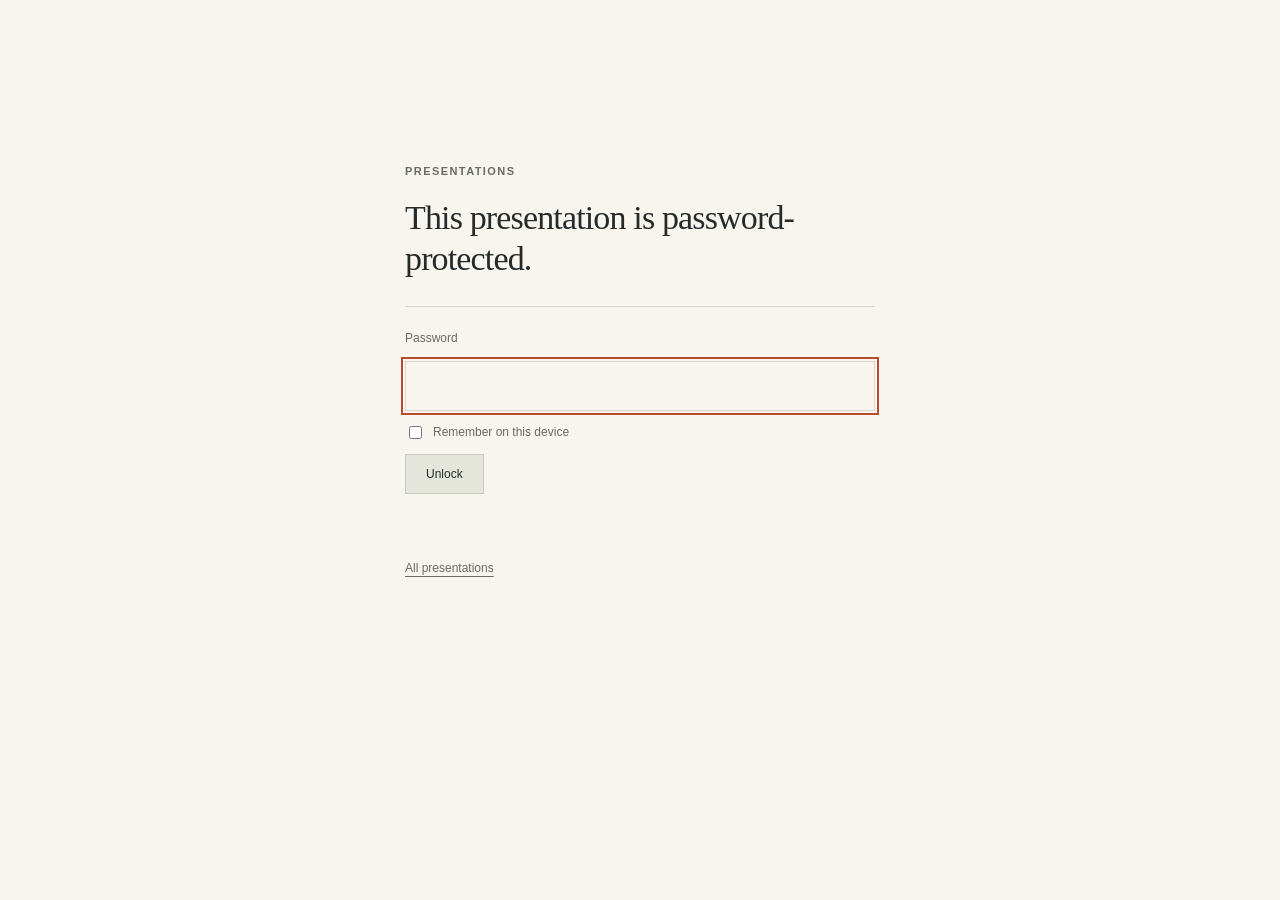
<file: Webpresentations/straight-line/index.html>
<!DOCTYPE html>
<html lang="en">
<head>
<meta charset="UTF-8">
<meta name="viewport" content="width=device-width, initial-scale=1.0">
<meta name="robots" content="noindex, nofollow">
<title>Presentations | Password required</title>
<style>
html:not(.wp-ready) .wp-lock{visibility:hidden}
body{margin:0;background:#f7f5ee;color:#252b2b;font-family:Georgia,'Times New Roman',serif;font-size:19px;line-height:1.65;-webkit-font-smoothing:antialiased}
.wp-lock{max-width:470px;margin:18vh auto 60px;padding:0 24px}
.wp-eyebrow,.wp-lock label,.wp-lock button,#wp-message,.wp-back,.wp-note{font-family:-apple-system,BlinkMacSystemFont,'Segoe UI',sans-serif}
.wp-eyebrow{font-size:11px;letter-spacing:.13em;text-transform:uppercase;color:#686c65;margin:0 0 18px;font-weight:550}
.wp-lock h2{font-weight:400;font-size:34px;line-height:1.2;letter-spacing:-.025em;margin:0 0 26px}
.wp-lock form{display:grid;gap:12px;border-top:1px solid #d8d9ce;padding-top:22px}
.wp-lock label{font-size:12px;color:#686c65}
.wp-lock input[type=password]{font:inherit;font-size:17px;padding:10px 12px;border:1px solid #d8d9ce;background:transparent;border-radius:0;color:#252b2b}
.wp-lock input[type=password]:focus{outline:2px solid #bb4b2e;outline-offset:2px}
.wp-lock .wp-remember{display:flex;gap:8px;align-items:center}
.wp-lock button{justify-self:start;font-size:12px;padding:12px 20px;border:1px solid #c8cbc0;background:#e4e6dc;border-radius:0;color:#252b2b;cursor:pointer}
.wp-lock button:hover{border-color:#252b2b}
#wp-message{min-height:1.4em;color:#bb4b2e;font-size:13px;margin:0}
.wp-back{font-size:12px;margin-top:34px}
.wp-back a{color:#686c65;text-underline-offset:4px}
.wp-note{font-size:13px;color:#686c65}
</style>
</head>
<body>
<section class="wp-lock"><p class="wp-eyebrow">Presentations</p><h2>This presentation is password-protected.</h2>
<form id="wp-form">
<label for="wp-password">Password</label>
<input id="wp-password" name="password" type="password" autocomplete="current-password" required>
<label class="wp-remember"><input type="checkbox" name="remember"> Remember on this device</label>
<button type="submit">Unlock</button>
<p id="wp-message" role="status" aria-live="polite"></p>
</form>
<noscript><p class="wp-note">This page needs JavaScript to open.</p></noscript>
<p class="wp-back"><a href="../../Webpresentations/index.html">All presentations</a></p></section>
<script id="wp-payload" type="application/json">{"v":1,"salt":"mILdxKVgcoChKuCAxCet8Q==","iterations":250000,"iv":"W3UNRNrkp9Jalwf7","data":"XoiqAQAJb/Uk8gs32WIZWNgiWfBodYX1bfvRNOLdkUD4+Sudpx106bF5sLIcl17zyR2nbb75VipxMYjG995j0dufmC8ULOY/3mGGLPJGJmpEICF4Cf/P1pd9tFq2tF3KgWJfiLWIjCTs/p977BsrPN8cYEgAi5BdYXiDpwnTFRuOV7ygetMAdAKWCbVwzsKC5eu6M9NNjw1/135G9yXJKDErQb+wj5sb26v7v6pIR2qqqNJqbRPRxE5MueM7bRYzogBZe5CVmGbLl6FkbzJ/6OBEOVIbn3p9LqanQqqFouZ8vxKdlhtvQ3jKxDetuHOY90+BuZFKQTtSz+nkq9YKDI+HlC2NflOx3mBwKCGgtzdPpPYoVFanT8qGiBVG2s/jSHywlYvc7a6f9m7I0Ko9vpfYRDEOf4pZLHPEeim/i/ThwJiy1E3ui/idaeemUqp6OVoUFdD1Y1wOx5YZeg+QOS2IFy7EyQXGKcbr+0GLhiU2Ko2ILaJMnAZBmGY3jvgUuTe0H2IT2ympvrfZvfZzPWZsqEvN8bXxscHpar6gL4sPIq/B9qvtx6JW7hlrH+/JW4VVIQgENzMMSj+0Em9wV6W/hFId6PsNVwwfEAI3roijivL4VptUi6rET5Qka5X2VAlJJHX7yOClreoLevem1qHsqF2Qlx2c1q+VdXLCLFIKBa/rSfGiVXStsrYQjHIOVEUW5nMWzUny1SM6W/lF1Nhpk68JSIsmiLlbxjHFPC3FxlfqfYNt/bIX7u4aMQfHLlxVCNaXr44JFDAaPHOQPNmzISagL2xVOgzhmSYG1A6NHVuCxgLgoygr/dFtZ8xfSAQlPUp+bO8vOa6UY/snwYvdvuRhivknEZLvzbkhUmiWQz0rra/YwDlIDB3td5CUhO9F1Eq8kytA39gAHoNLtpbvbiKMGhJINsYNU/0DRphyEx/0kbxWf2xsoUrTiiHb6sXMoAWRSZfU2P/eUFQeD48lRVGsOMubT0yZ63YNtHQ3OBtZgnnxDXn1w22y58bj3Z84KPeLFYDADJk7Pd8s3MMO4Sj2ocnh1U12Wj1PDK4E74eSh7roWrgOhEGdXVO3lXup0mkmUbzfXIoeWMA565ZHq+y5jNbUDxPOwHDbcHmaZd1mxBO1NovsCgB3u5x4d7oM/MOyKBl7sVEA7DbABrRqCnlq/x+l9OE2QAhr58zfGWVNYylmxfGjFdG0rkJTMWWkAQEhg5NRv6eKakCPDr9VS8J/0mt6UbtqPh9r5hWBkIn66IClYMbPgbO3IkYk/jjAcQ1WArKGsEqHcmeM2wLW+zlAcNVV8sO1tWY/lnN+0555r0D5Urtmt+bMQBAMNHgcekNYxK0sbl0quR3rZz8j3syLFFzaLQ7Kjk9gkHvghdoo3BAmkbZOH2BBox4ziws9vUG/dXsn07LTz84CLinpdWHum/SWul8Fuwbyw83n6io0XxBZ2BhV9gIVKCgKYlH1lIlaiPns5EpRRzD02adU2yQmtyk9yAG7CJTJoHub6nVGEv5w2398QUAkW1YFQTFbBktdV9fhVB/n1KNcyUlMjmK0sWe1i8ZMPLKkem2iywGdOwYx9HLTYBqdIPKwFHlsnYEh6v3Wwemju0qqPhIc0AXSgr4BJozJRV+5zwyWbkSUa2YStpg/r6v+tPExjiEP6wF36QO6wAWEMQHsPjUIGb0wnFgVRAaNXWsdZ9QFB/nbAuF15Wv5USlE8cS/SqoAegsk0Y5WtFm6NdElrPc0e0MVwl8Z4u+HDTcOJcBJFXTtWfXq59PPsmY8BMZjiQqoSezwRG5bGSy7TbQY2tWAI/xRf5HLAc5iuRH+K89n7jPQ08LlcmNFtj5vzSRrkYEqxDe3FBJB7Wtzr1h+5eYUC0TfNYam/73Fzaf8Rvvpg2qmojIHvvLyzQwkhzZp9y0cgvtJ4fuVvm0qtAX4ubt38A2kkuhtfP1kSNN8sKNvITnAH07zd6zMl457p2NZb+khr/HwiPqQPxUID3qi7Z71F9Rm7plIhXrSLVF2yMP/i+yy4F51CwRhI7pUgGybzLlc3wkOsEVkqLO2EKkT0RIMf5l9lJf0VzvglZIkICaKKyo+Zw+lsxvsr6l5Nsn2fzgrHX1pGClsZqkKLmQ47bjRdTgTSD1yifdEtI/xx6iDm9ReXFZJ38Jc36a7X+ogFXBLnsbYi5KgDnxZAc2oQ/woewm86N4y3jmrcksf23EnClUYU3KKcPS4rc30JXIIR2/JeITwL1XAavYvY95NPmenQZDGnhj9OOnbVEpcTXwhzw6FS6uIplp8FzOV6lS/k5r4UEQp15jlw5K55V7dy6X6f2X9crFZ4fyiX0CqwDR3Fi4KqvU0mYkvPuLnwhL3EID/[base64]/QB/z40h7ATlN/rQe9oxMfOLhZmjugS6F6EU32UlhETHvvYFnnNy6cPKa7eZlqmnr/[base64]/TmpQAAGwckehqnqVKwPZ9TIrzOiW7cnyJYbbZb4TG6a/eAjI3SP1lgLO53wdElwHN726c3OQ9LO7+3JgBbJ1UYFcZEY+MufAPDSRBgsK4kg/Lz7hW5NjeriFRe2XdG/AgPVn8FCnzNrQG7sQhQCwqJqVNq1ef8Qq9ENdpKQ27nPPQI7zhzBYs9jz38J58GEFdw06Y8CZQP2Y6M2Rq61u6KGdzBwCaS+LBD3OuOq3WVQXHtxcLU93fPVfRDgTwz/[base64]/vrkKjjaM2PDxso5GUJuTufIh3cruj2u+3Pfz5PpBc2aRc5R/PUQwH/cUVuUGaxqPtYjeij3m8Z+cMsVjOPDhKnC9uJCwtuSuTb5v7wf/VxmLmxhunBYAduirDI/ssigYc25dlL/S9oz6PchxEwTqfKlqBxJUHMLjKl6eU2h4Osluv7iaOX6M93OqSbMG7nOhVMIWVfNyL9AYhPuqjclLUVQw8GtNlhdUl1TeBaJ2Pi04BdOduge/BkaQHLIsiHg8n4uX1EAU5g0pYC8A9GNyNRiOtjm9DxD4F4LgFEullvO4WxdcA866nfnutYHZZwC0Yhrb+j75s5nUfxGUeA1Y+OirNQ4EWAr+2PzE+DW8gJHpDxiSl3678A3ftIH0QvlHlWHWNGYTbwYxDAeHYgl4l/jUuWG9XMdhxxPwZS9suqWXaYfUMqo0Ym/OTBX+V7+g9e9t9QIM8Rbdx3NTKMP8eEJgnvVmnYCvgoLXRvGgxbN2sx2aPnHdvuUCiUUwuyE1r1CqlvTtVUuOOqI68lNyX0la2a/6GSOK/pZpqoqWMMsgbJIGcsd+sCUO7tCF5JsTI2cu/I4Xx2bfIlqHogFfpvLXOjYaUeFii25KOFJbL2HuitOe40WqBWNQO7nJBWNEvWgahUyxRZjeTtru7tQMLa2dqIASkb4t8lkes9mUosQ0dvLOITjWU56Al8ELmEb0y82U+K4ITtx6OrHGCfMdwec9mM9DfQ0GnxmXRJ0vA3s1MCynJ1oP7xP6bmkaeoP64Yur4dD4+/viJCKaRty7DItXtV3RyFbqsoY/nYsFGSCqdSJkHHNzYRv5a3+EpDAxzLghY2kr4/pnHGmpuStjN1CDaHBC0Z0HEy1uP8Ve9Vzrru+Ulpxy0IPBHusMzz1CM3N9ZHi/[base64]/KHBlAsDeB0jg07stMYSbRdkc8VuDPE7P/o5P5XetmsmdSaD897fAedOVcnu1/GJqmMqGvfJT34egCFkJu0BfU+dvp6L8SK28AnnYBxpcGQLZZP7rmmYLaDhVLFkqM89jH68ek0dHSVW/[base64]/W8Ag4AghU49KAwzXwfnc6Ph2RawigH/bCw6Uv5bDdWoyN6JDqfnWwDkGRPDzB4o/RebVuLDVTCOfrB3fNLxlzxB/AuS4unmUp4MhsDw/93sf+TXTnCcx1UanNiHv6n9sLw1L7Zg9EKPHvQfT6tnleqHgZcMzkbHkH0qporVe1TbxHQkUJAzE6uAoTmLg3BFrofos3JGdRZ6mwA1puvWZQVae+fGJ73kxHqvmR3n1wmNjmxww0kKIFE3qLHHOSEW7Ir44ESoowcbrf/6eDr/nbgNOFacgbLjQZXTHnylA0wnjljOTGxJTQkzr+lXYTpF+Pjq+XfVD+wUyYuxRYu/krB3DAEa0PVVWVkQOv+AdOtSPPycvHzfoXrtzp0yGENto5X9pbVXSqNMDIgpheYhdYW4qBYMpUf5+J9f7IotBJ1T/JOC4jHM8mXevDcc1TAImDXTLQ1KxvLfmLXPRua6pt7piPfoPYLzk3sEDw5WPpH8jKUmU/r6umra4hnp2KcooBP6MgCWoMWaOwvDN1IaDji+qlpo53FlzLIFdrLRQ6iudHykO0LZGpL7u4nWNAXHqc3u1EHB1kSS/+MsU642bvwoPINfeHTlRrlxybTq5oz4XJvsEcQ0ZwniINBXGbJF2NqCP3IiQF7wA3iyl5u10loVUn4hFNwH5qjkX+NDIbNApnA37k3f1pfvpSu+fPqnPBtfkPzAhSfgg2LkA7o3d9JtiI5szPjNKh86m0Ns0Wt+9nOMWP/9wtdY3vLavfJghiU91J//LSPn/[base64]/OkCWXia8ZINoQDbbbkT13sqnT1zZ6u0X6WjNlonBY1B3lIuoCA+Ln7nAZzE/7cByOim5C2VigHcKCgmofia9AUEAq9LPIQ4QK3jh1iv0vnR5eUerBfhzsRHD8vLnW7+tu/GWe7WiV9UnRFBP/Xoxi9JXYvBXa221xuQNU6sYTwCYQyE6bZ8IRWqV/[base64]/qWWostQLIaLdTzTMQId0F5JGsB1icqb2RK6KBt8dn+3ika7JSlGyl0IU97UeZwWU58cLV838y91GIuAmuFKdiJT0DPxxcVJBMBqFHE9rmJO9JadHozkpM3QoWzOY7B3uJA6WHiuG2NoDORZIYLrVgvyCoHzwh3mR/[base64]/rWd3yGHmMS3UaDoR4YgF6vnmNpaAoXz6LQZkSI3uQW+zCGnduwvaAqWTV7Ox3dSQ26CfsYXjq42l/YGxo9B1LlbqY7gqQgZmhfUTgtK/UZ4PUinyw/k8zeFceYrLvLZlOWG/sRFnkRN6Y0URnJEmWAAiHZkZwS7liCOTXqkzHUr0gbs0UqPapknZwtCRtJBwVkFQJuo2zLaB0O+XoZeltTI1pTsxuWvDl7Ces3/wuPIiTlYKEEzeDLTNraSL+HZALh4Zh1r87lAET0+0kRxM3Pr/+mvPFyBsB7vMqP2gIQWU4buchRHHs+U/yPi1A04/H2q+qyjYFLRAoUzXHwCRZisbmHGxCLlnQk57KdMFY0k5JXBos2TGknA3v1aRLrYFQL+2WvV43+uBusQLwpxGA0XaCWOri8HxVbxL+yinjUWeu0tgNSzpgO5rejTKoWr7G5iFGBRZTK3y2BoSImpB/[base64]/NiPkFVEY6lOxpKxq+fgcCFEn5J9M7atLqTlu361IELCT1kTWnvJDiK+8tFvLmzT8a0b2FW2hZqCXQRvSQR1Y7LGlh6aFipfYeiTRxkBdLNp6j7HK+4j/Fi6QGWuK318pMpXHYW47yn5NIKDxUsT0Nx4QIli/P2ixKS/1l7j+GB46l5etObaCe5P0JwJuP/rgUODdJ/149Ov4YqsSk1S4uqONqXdkseSELIdv2cw2DSkc4CNukdo8G2JpYum+uQL2LBEGRm5/TbrAf5Lxl7k7YhkSX2WYtEDvvKYz/iVuvVZB0ubkoGqAHbUju1nDhy7rqNPpi2rdUafAp56lnF3AQnP9Pj+NY5kZTjvAKhFfPKHnd97kysWkmhkVdClMjPW/0HmEIVtPCYUcR3ISaLmW48/2/dl5cAUdTv2wpsjbBpSSiRTa68B42/EMQyTwuHJMg1g4ZpCOytd0fU35uCy7NY0a3CChRdihvXTbjZcuaJQKpJYF6LfYVnbXAJgCpW6Amh92mhWetk5q3jl/dKHMulMUH8dSN6aBH0dEnyJ/3BGvkbZJooNMTmoqNgOgQnNV7VWSpPvORlbuYs8iiTEy5t50Yf5bBK6vGa84EZtfVXX2DrUve8HG9R2/omPtrOYsodifIQ8rbKPzPPUrKm1/L5xaz08fTTnsQfnIkrKo97/bXVNbOGVQ9ikCRpfU59P/YaDtJNbYX8STHv4YvfKsHPFRht2etZn8a4cvhtfKVs/ySelm2/UmpRRSTXRvqnHOhLns4HTUwlsqUdMm8GvTcQwp1oakLfai0NqtNK+dbp/j1ZwVp6IwV6CUX+N9RwVSjyBZvNfTYDpQiVVCzamQGS2TobkBOTPAOPYMh3uf/uWpKk3sAgT+Y8XCzG8GH3cuuPbZ9v08QOM0y3ewOoin/rXpxQJ/FSevTKLIwkN9KAxRgFocR5SM5X4/8HrmiZbDYjjokbMqq1h9zvdj1thNtVwk3mj1xdQb+q4ot6wqRxB6PyH0gRGYwJPo4A1uSVrfpHY/mDGSXFOrV0QYHk5jbOCwio5CJkFAZZI9Eb/AT6LYWaGnL37wsoAGR0uoBHCzqauly1MkP75VNnvBMriVy/fMKN1LACsamR0mrOB2b+qIpXo3QSaiUEPHckalUJCCDSUVeQ8VV8mLL0aVdPj284XbtEd4DiQf0f86aKWypiYzrSfLwlC52Bh7/LiaVXtMr9lgNxH4G4C/jR5IwAhDJOGvupjgjpxk94wB7c4hrZ8KVc8YDX2FgoirclyCBKhPvTN/HBS+ysFtJZ/5q66e/d0hAE5FDIrIJWBfQyghfqVmYVy4+0syLoW9j7pMP/4FhO+7zt1/fga/beXqV6RExddM2yPJd5EjnWyWL+e5ZJThHQIf2wtzMcgs1TE0Sj2QOn5iLLKgiUFDzuax+oY5QYV8vDxVUmnFEC9S2Y0/F2HbjqEsYSHHMzHvYxfpAFSs37o31X7C2YJDmr+18WBjycxbFzggExVhH+NOEUBjL422bM3cwqHN88O9ZVrAtDVszsrr3ygp962MAPRq0Wqqy8ZD3909L67jRtONWIVg0oevq/Iny5Wui6J6JoI4uAyR84rd7XlU0dkqO/DT1DlwiHk8ugQXebjK6M+pXRBBnPAhhp9rX58Wt7AgBft2DZPSdcI0riBHgj/LXQMKmhX/7tXwxLD2SuBAwBWI6zGB/jNwFFfaJU7Y12HBZvitRJeossm7upDflMK7xKDsho/vMzrWuMgR6wtJ4WFZsgmgBno0ANG8dE6zmsp+tbbEe5FLj5voVYNWP5D3gg/ghmdphaW8/Ml6IRqMqOP85D3QpFV2imsujlh9TIvdFedz9kZFuJf3D1JbXgAVYuBGPcLn8MoOvIJrK0pwPay2p/s/rE++XXlY0JOSPQqDWVDZp/YESgbYk2IU4kTuv/4/dXpOeuIsfQQlWkh8c6mWXgIagPBi+PjzyMonyo0ISjYgIy68xw5IiYsF8JI4JAZf1yXSW5kIfPRGYBZ69Q4/kRGR9tSU/v0EI9n0zkj3OqqOZ/KoIZRl4vP1Ijy3mLkEa8Uauo7/7lwHIzReH9809jXkM1rH4wrWF7HdC2jp5+8dGBGhE6cRFEULd9TqsECQDZnb7QtO7WDyWElFFZnUzKfvBD2Y5Uwy63H/XgkJmye7qSeoR6ye7+mADU/ruTpqaHCkRawOf45apdcRGzFYKz6aUJ1NwyEDMmkdP3w3uP/TJa78kkZSXojN3UGJXmvMAgHIJ8sWNdBNw1YGVaw90yd1SnhSPnFCjZxXrRQ4cBze4j5RZlniZynkN1hHOBNKT09W/kS76r39Y1KRxxf/oGYQb/WwaXHlR6LB4siAq0qxwQw+1n1q9UwdhBBKPaYjvsRfI/LMfogoaztO2mTJR0TDEY7641QG7j3UfD0uxJdNoLThFRWG2TC7HnUJPO+uS67x9XCg1zhKXRymjx+dKi/LCCUtBv4Y722Cu+/5Zkr8bqjA5vZLxIRwtG1GLoXsFPrSAUTzDMe+Z0BGolpxhf9AsQ8xIaKer4aXiP4XXYf/wBYSO2Qoxc9RJL33nS6Cu1/Y56FcYDCcicsd8NeVHD65+4tHLQ4AFeO/[base64]/aJ+UJJGzjUOOJTPlb3hb/AQJ1qMThp1JzR9RZOq/[base64]/PxtNOEH27DTFKq9bM1JeWJlMaAmtwVgX+87km8k+7wSJHuEshHZmHLgkSgAesXdAX+vSi7XrxHCBD/YGArVQsmC6v6Y01XILZ0szvJyXeNtz+iz1UzgEOnp317I2mrj2LMYOYvVzMEo73v/bgh0nJhYdaGrl7RcMLvX0nXdCG7Ee7nQmfr7rHCSTybSIISvWWkf65DeCgdyfc+PV7ccDQHckrbLx1yJGFrtwXN5DKpnf6cN8GyGoaC9AODTyHtwqde1UJP1b0XK5Wnobq1ZuTgrcqggaBJq4WILxejqI6i/LDyEe79NMxzHiu0clPyVRIdt2DonZ5QEwnYR6rrXuSoeXHTuknzCcxSwA2jcbFodeu4MyIVkna/tKdQ7PHRBqaw7pZlTcEyBWdGyROlHVKG0po6Q/sfxjvknSEbgllYwnmryjeT+Ps9CRGDrHpX1EdTivod7xXB+hbOHyJtjSSE+KxUzPKWS9G8UTHQYUPmRZolPpXLXZrM5jPtoJJg+Jr0aEgd72J8MY4qfPYVyR24uXFC/LI1ycZLVKCvQLKOjUVzcHpa9JE4W0bLjQba2k3SVGgfSOmYwslzxb5ktuhAHjr+tmc0Lz95aksp9PYPs35wzxt4AI+Dx3HpQONPnaZS25KydOO1pLJru2NX9bywXbQf8tZ8TK7QnM7eMXjW/sVCcIDFR3zvnwuwXhpubdx6ZB3c0zQGb7YZiIkXoPMr3Mq1qdjrgWMwsm/aSvy++OXARHRSxrUJog8anxDoh2Nc/Oo+ttJHoC8bX82VMu1wgP65yz0eLgz+AeELCgMmvFbYd5sewbq2gu7oaPnguNfWeJWz/+/oUTfamxmriXJTg5AHISoAGJimWW1LvCuEvySGrSPnIekY3yNcXrpcrHupEIwRmo8Xp+cwBwLm2APYSxD6yGgLnW1Bfj1NHU6XXgwKCAQsfpwA0ZhZE1hTx5jeXscH6B1iajnnO+3Y9u/O/Tll95NzI3ZKHKU30M6CHeM96drvwqHhTpXe0nSkxYCftXKa+GOXOibMtO9stNKQqFHVOS23Ny/Y+98nDMArGw6bmS8KKisw1EVmxQFyZ/WxH4N/g5Z2SOTLBkBZeKWXETQA/8jAkufl0vVHJD6qwDGR49VTrzVXhbttd5sp+lxumgItVkHi1s2K89Lh6KasFEPTY3V1jRl+FGHtPM7FBCSPxlWpYN3o58jWTBPh4a3/xe8tWCbZek3Sft1ha49eRswQUNohQLRr8Qd7h/gAAXlw6+dwFzyYvylg5xYtJBjz3q+eZjakRN81zPFWDjbNvRr4HuX+5nABETufo9bumJ96Kr4wqp79IPQEvS8r4r2lpqryl5ODm38zDZnEEMZu0JX3hreJEHJNBqQS/ZDE//bIQ5mog+MI+kTIw1MEI1C1KYF9Egd6VrV5c/adVXgmGR492owMAUN5L8J1kZD1dKOmxaecK/nkqzhwfwJo4gxGRvl79ck6j4IjKR60w9HnwrV7OOMXbJTDgdOvPhCUgBRg4KOmXfYwAyTBU5kNJKLVtHZlHu9yQIUU9XevdNaEtgZj1SzWopB55pGAhDDppP1kOrdP0/L2RfTcte3+qWXGSfQeABB4OFz/sMeVq6LJefheloFMq5KyluPqtFXaPbBGqUDz2S1PGFZjsZ/[base64]/rxhM2EkSggjBxufVttNhBXcYNkHbPkyFAmOVpTcNr/96U2gkJjYpBvvlQnzADff+EsRqGvu2QFtcawBY3dQNqGEMB+OMByzWuis2U18lKJCnwuLsGSwj11ARENQdtIyz67M0FBGhVr8kHFtpu1Vs8Eq8miQsRjrFPO7CLmEo0r4ZxlbY9tO4CgKDGL69ieJeEyFHe6m3YmDRGjNJo8Brrx5S8V6ep+2ggCEmhD/v3b9NpVtnMW1ytm0oxE2yu7VpLZixb+zgVGF6BiHB/zXDHEo4sURkaY12KCw+HzXNhiRwUVU6q/jFodFTV3bxx9F0kTN5cmOFG28VVr3w8+CMSZYprEpKgm8AYCxG2k0Pez05x4wTqozo0kuS0hNB4l17/FxmUqIX4wlRd36MyXpqlpL3y+BCslRCQiBJKXIszIKv/0tq5DFJSVkiiigjcHuUjt8exr+iPDw6XsWDzkzlwCP7TWb5whavhWkimrFZyr/2R+o1D5KlBDjNawO+51PQZNWAWMbff0t2PY0bjE9wDOW3o/fXYb7a8vsbxKjl4qdouWviVsYNyeFLdgQtV9RvqvxTaJj46X4hveuTJpqfRN61O0WWhJTZ/LNj8EHNDMRI6qMz4BMhfftXjBfTxP7p2X4dYD86hmOr4/h/ocPFFRpKnsC2nUcCGpgXFjaw3wrisZQuZUOk2n+XX34mjnpMt3l0l4yDWHRUurT0W40zxUNNcG7YAyaVhnu7rcL10uuZhRf/ehOasNTWzVlFiDQkpMyEqO2Jkbyi3l/Smn1RmCQVH7HXcJdkmWzHdKdRcF5YEPbURYxpdURXiA03UrOznJplNUEH0nPqD1Adls5Y+EWyiyXWiH44NC5mASkoX+nkA2B52n7MCSzZ+7H9b4f0BImQ6xprL6ozHPNgkkfi3JV7OZsz2pAD/zCMaNixv6tlTf3B+wD2kMXt2dpEv/[base64]/SxfSOxGgkT/0s0zQJxLzj+lTYlKl0fG2K/WtMO017fkTfYvORIdgW41ZkoVMFMPYH3f4gXnAUCjooTv/a0wW1qbIqHcE1teI/pe02ERanj+TO6cCIEyrlxlO2A2g1LhvuBdIjdEcaQmrEPrAM/BHMT90nOXYbP5r5CnMgZKYiZ6rOSVofNDpiyCSfmzGBsLsPOcxQNlLUAt+wOlRw5H7628KfmEen1Hh90T9KBzKfIWKxOmlwQ3R4K9S2daPYQB2DzScd0uXu5sdWBk4lKnvSE1dPlGIlC8yoDnosw9hfJAsK25MpO8j28lsvgtciUgj1F/Vxs70L49VaHjANzzxOMjJHTeNBt2nNC2OEN8ve+GTeuh5jWnQXBdg1CNEY/dqLLGxsuBrhLWeD1171JDQgXb6W1hk5Ih7bFxUbRVTDY7dt8EN84OdSXYR+K4y3aGrJb2hdQnyQM7mgF3EuQqszhVlb5ggr1k04wCLQoJ7SpPBuTEYTYQIdEXjRlL1E4IcXCY5H/UeednnnwZrhCmZrigq/[base64]/D/ZwBDVfZg+eNuzDuMH5fA+yJHN53tsQnmdV980JmEau4fp09RdGQmEyxryjEscO5XgjT5NNj9GwqvMjh6iv6CJ1hZVbHFrXAMx/mOYzZCOj9hCWorKEHjVCnNemmGCstIWv7JlUV1Em6nlQSpujdHLbPfDkH8MravOw/f4kUhzAXvXOIazFhxrF8onEjwS5NtIywO4g6b/IyakDDohmBi1fuF/0SFCdy93IwrQ4xXHdzUVo/BPNbO7mEPkLm7FBJyDLiVfgu63HeQAJ7K0FnAAtL4iVf53W0BPsUt65WMm82U16Xzm3Qcs2QEbzTk7+xn5CmBVJm/C8G1bCyfFPL1araewE8JmaL5GfjNBsV0yVTxHp5QBAwphpkWOvbblmo/YTSYcFXy1W4uzlAWQZr3oYgykcWl7v2/Mj+oRsfj9mrkGTe2PUmkpUge1IiySsoYyfC2dX80pWP2npt+EzWP1oAY4W5koN0QdI7ulCSOeDx3PIyZguIgmgw1ZIunKPfP/gjeQ9fD5lY22wousPJjVDgUMn8Dw0CAbT4NNp8wOocV/PfBxmspPk/FAEu8I5j5qQtfMr3p+TzOqZLnwKj93SIQrY9WD7Et57JaYudOTcCzuSjqI4HUrXGKF58NAUVLcLOWxJEgKhQ0TKB49455sJN0kvBbTFrii9jac1XUHUTP4YDFSZLrNm3k36u1JV1LHyiGErqrUBgORAn8IpcAe/rmJnP6gsVfPcPIjY35ltL/9bJwbtPYZbm94B0/dvXtnh1nPcL6OBB1Cjpb+VLoGWF1o8vx0tmSZ7BCvtP0LtwL4JaW73MHnU3Dbg+BVe0AQNSwIWNKVt8bAyWZvv0R+aBHqGAEQoLd5bDapvNWuliwVErTvBjfG5/3bYWEakNDT2UQ7T9blDQwjAB/IWdCckYNg6m7Ceb3TAYIMX0V3jkrH8PeRE+/Mo4juNWJ+xnwx9zmuA3KvLqdY23FfE1HLAQEK80xvIViT+DzOh7GcNzHqNCPkbu3ox6cG+n9QNtd/Zho7HgptwYw9m9aP2D5SS+BB6e5gVpGDVQTJucXq8j+7CBnXJfq0EaFzrte8Ad70B8kJkHo4ls2EOFXEL5tTyFK6QP0OG4L3Mfh5bSOAyTW/a8gKSVwXvLxxvwVmRbleIfRhFcqyf1o0btJIRJ6swVWiaWUzH2dn1YWFt3wgaowdCSGgBxkdiIa0cDKKvqK0lYIU41mFusqGOzAPAmb0ACEbpRLZbRyJuRwgieZiG0lT2PVIEsGqEWf2M+mA5FDDzZz7b7oMCK+MB4pF82JPR0OXfts4QoDs/+Dzno/[base64]/7cGjyLSLy5ADQpCS6HtOq7l8r7MbJNrN8KL069jHrHaSu1cIEepeVNd9ywrD34Ttwp09Tr+Qli+j42Kmi2x9Zux0eezep5rxJMqhQQcCWnhvBzRSAXaqVyXbbBE4zd3tYnZ5CJs0X52+W7vqmQEKGLz1q9O79kiaWLkiRg3mTnqi/dWdvQeCNrZ9rIXLn4aI1C02maYFnFVrsA5b5/[base64]/Wkl4cddxw0z+ive/fXFiDymzz3OS/9XnwUbbrn8qFO9a3KgT4fzYNhKnDF3hFZuyHfYxffcYUufvoqoy8mCSIBjxpYg8aNncn/Os6MotW/10KeQ9A/+I2IKhhky/tBZSpUznvNWau3K7SowHc6btq5BWLXSc2qdvavRacxioUqYmThputnnsZYsv0NBqaoEpHlgXYjetBuvQlT/sP+3QjTJPW+GfUx8sIcxrJnzWndWkrk+Ud6Rzy74GOJJQkZ8kDFPstWbcGFGZ6FZpAwyOL6JtAKMw0PXkYezCWhdcG9me7VoHBS8zU/AByxuHavEOOo2bTke9/5uyOaLBMky+iiDmabvksi8tV4UsuugWHa7RcAUuKOQaP/Hge8mtSKbeQk1oUfaxjmEo70e6Q7XrKmKDFoQi2cGUOIe58gvLV8ui1M3TTkQN+vWBMj7er8hEXjPDHX/io/2mZFACKtcvAcblX50JkvUjdXreudjjY2EyHyrWDj6Yij9Zf2xxtdnxIu5wRzRSoBWYBIEc0NCG49L/erwsol/1NESG2u4jQBOVJ93WlJWQ1mLp8840mW5tI8GQGuWBXFw05AeQxtlXvWYXyPExn4Gll3LfylnKK5G5Ygc+a8THsOfdRtdEkAgTDm5+5XUKrqc3d2a38XbNlEEgLQY3fpzWO4Ki71pa8nIvn5BWidsmq9nxkj7Kn6/BJiquMSoXBmfbfnYIyK0TIj6WcODYDGGF0H06yPLBKOv6eyors08HgaTKMRW5FP4mdQrd/hGLkiF2fU+5MzBeVJge21xcJPiuK7e6jpMHNHtW+iJKawAHd3Pcn0ERzs539Y50HQADnnAhc66swC4PaI7uCiTIkNSN1du6PrylRXTTRM4BWc2JzdxmKexgHqR37nPOCmESDHvEqaZZR8Hy/[base64]/DdFPE2BcVwuQnlevsulCyFSIRj6VTAp14J745wiWuP3/6+j/drpwhbUPTcKS2ugfe6z8JHMfUaeNZqQGe+XJXIAX2vbvprSinKC4SVY7es3Fb3zla3pIga4fgbbqhRp9R9C7xJ8hSSgK1TcYScrAu0qmbdSJ0qfVUH4UvcBtFK95Pg5glh8/osK8Z82RQgZWEih1feGA2uVXhf6/zri5B9JuiLKpkS/s0baMispKYKJD5lAPSZcofsys2Hehl9rQfAXIOojJfbKMGPCoHFhN+RwVNYKM6bBewWBiUERUX2bej1rbvrWQQqdAk+SFvXBXzT8bFULaLNL7JA71mxQzthbeOCzPsm16LeNixeAfPMOdY/OREqxq+psOT821arHmIEEIYeB+9KL4dOzxwQJZabwgVnhp5QiEICwvwy1jRl/AcEOKSKwhEXxPJZ0GTbpIjsS6t6m/Xve31drhA123S7AwwRFFPWI+dUblMaf3Ts+AgadEdl0QsPYcIPQvXgwvCn2r69pXxS8luE+YTBCPTy8RTMflsd9ul01s3b5D+HYIGEq4MtAIuEY2Qxy4t9ldmuvdYeDdM/142oefd5D7A3fAi8SaQ4SwI6TX7C4O2iWUTYuhfP16y7DL2DYZWgynPOhZoj7s4m2u6nPiRJCgqO2RML+ZJ0YET22LBvzdCBNqeWaa1aQpPnVcqKa8GvPUsXQr0DNi0jlYNmcrSmudgQNa9BK6mmeZCgp2vmePPvzFMtNh0PZYIZ2aAz6GwM+k9Ag4wpcS8iXMkne/ntdmCKogdhcIJih3UxGwKu/e5ZK46iCzuMaoDDFYGrE1EGy75CYcC/SpSd+MgOXDtyxDSLlI6MkwV3m8KHevloOr5lKnycARyUl366EMImMO4hJ7J107HhAhHL3FezBz2AIu9T8H1eZLfrLOXsWpcM5d15bfWM0A/wvTj8yTrMNf8foJRglDdUuYajzPtturDLDshw8t0ZZoLs/W5nMvqm/N0bssgM4XJiFl2nPI5S7YBD6Vl8UMnNrSVpsYIy7fVxj2L8evJIspX+BOK5kZ8B+8W1wa/TAc7ivPFYCRUGylZGCOTFM0HOqYBo+fUhcymx29sDf/9SHXvOr/Btln6+imGvGxB1SG9xrTLst58qGgZzMEu54Hw6eX1YSEDVe5mq0ef+pUOwfYXGZIQTb3RmtXzYfEWwXTUonCI7+S5kckDeflzC7TsHpXFJRNzm7L7mS8YNhXpaLRWjrc4I254CKri4QglFkWPa+dtTsVlXSA5NbfoW8Mih+1YQMJ2XBDObDxQ/0KZum8712FJDM/pRbmmJqNyTrzfhggQVFzG7ZYTd2rwTheWkjExfM77Sm80P881hMW9jbCb+Phgz34uRKFa7vaupQciX+MueUrXfsa/qpKlsp2mNOSSzj8ZmecjzH8DKYnJk2eIltV6o4UTzxYF1sJOyLRJFBf8/JG1Ssg+25wewT1rzm1Xst3halbP0gPzOFgB8A9pkLo4Pp7G7YDVPLKwZlKC4tcjJpAIH+ARaUGPdMabkqmbTUvthx4F6fLe7FgxOzoEngWoukxHWc1WzguYTzX9KbI54RVTOHYV4tWItwcyYBrZzGxOArEnT0qccv5/MDhznCiR3WJBn+v/RtnkUKgVJAFKGase5qTn2ZJeor5jjABgqRMy7BY8urS21ZhW4HB+7n/gXDylYtL9lWE+rmllrUGEPjbXMbX5iMSjzcQ49Z5QuRnF4iEzAeHW8nCLnSYdcfaZncVztbUuERs4cr8x1KPSPqL+k3tqhsQuYPEKsZixt7VelF3XJ6WQN2cFJWJqLkhOopbyxnINoDtGcYTyjWagx1LJT/lC815XG8zILlJoNMtwDJCz+Q8gaokhe3vRdoh9+m15kELGVrYjuUWGWpvkVQf38rIMpNFVRnmQ1DWma8yC01Br5TMKgQE2QIkDZypKN7mRgOP/ntXeX/ivKTc4AQbBzX+uViyWk/LQIKnOelynIl4ChP2z2xpWh6nvQTSsvTHKgx/9vjpTFminqh/Nqrnft0IXwVntYT+Jbgf1nF5sKpFzBNPK3cSPodkrjkPc0wAe9vTFLx8PReVdOJoyVfSRhS/hIRMXbB7m7KEzXk3wKXuscN2rrRN5WVW2SGE+CpgNX11Tl73RbN2IH3TDPu4m24zPIf0C77C1zNHEsh26Z2YZGQRyDlZYYYFaQ04HjKlhVf/ZKpa82mY+tpWxNTEqQsz5ik/K0if5RmsAHmpXqTP81ujtwFGgUC/w+oV2ApORSfw/19hYwbiDFQGcPydsOvk+L0KSbddUzhnt4DZr0ruBWC/o25sZLWfMHpU4DNCgrbQwJ+Hj/1XihVapXsJmWrIE29Rn3vdhIvzWs4msUtuN1/I6imlQeUrBxTNRxPIpAD0u8f/czkcwJCNI9Bu4lWHHsGR9gecdQ5NYSiQgLht1arVU208VtDf4XhIHqXyU5nrGjjtwV9rPKlUTiCe4qEpMPmV0W7XBChoeT484skbyIPuJMu8puEt9NqIDY8Rbv/tUE/uSD95V/oxZVNU3D2+nFRCZj/[base64]/BRRT5OmSnAOj6pwbL0Aaipbm/3erEBI/Y37xEh8I8te9tQ8yocRvtfAaKD1VNbvoZExFqyY6Q1Azk14Qr78Tpm0PsGpyyUhyLNm3OUop70W/ZBgtehc3xL1pnxuIzbHu19rvkeRQinWlkkFBh+oS9rWz0P1cYB45+iV4vZC6w0THGED4/3lMgA8pHivelBevkO50b/UWNCBFUNbJ6y4Xrp3jwBxzNbaULewqHXsD6acjq8TI9DxUDM5tGa22UznpJe6E9ILK/NnBo+6cj+q8ZBPc4u4sXtC3/D0NpucGHwhysP4WsgtBe/F77r/RhYfwXJB3WgAsTKSHXC/DcpVKEHkeXZ6QXk9xc7L0SHf5QRNO8KdSZo2YT4llJMhJLRiX4OmrQ/3lMTYW5KTN7a0V1H3bpMYiGQ7Njsx9gv5yZGtKADYdRTw+EXBmsvMZ588pxXV5B8RQXo45mIVDl9Z86t5/YAzuSVFbQbCGf+c3h+hiI44/Y6qX+/jVrIb61e80kQkbz9n/RxRwXvSAMIHknQUdRHmSHGBNTjQqvTevtKz0Sr1tDLA2wUGpLyRObMxrmRCgza4ozcIgo+XZwH+WUJ1Pq2jdzxI2TXEcyCA/WQwIy193xVfS1gk8xiZFY+/ha0+eLS9KaxpVaW1BxmsE0tNyVPVkqSv4a1razUQB7ILDnzUaoesGSbi20vpxDQoUNQQjhh0GlC+en/8JS1Xrr/Tgjt/KdC6zw0mZpoiLNfmUS6QcRNXrXqFhIgsw8fXSng6NKS4mEvrGaG5TIkc3eQTAQm0BP/SEDjMtmEcQHF9Hamg/BnH0ozaNW2QnK83FGw5HeYVXfHD2aV6VM2LmTg0bZzsig70yL4ElqMACwuVn7EpdqMbwctmyRQpL2+uI9qoLT5+HF+0j52/j24XLdf+jDmk5oAaSVzy6nA4zNcfCc/q0SLVxDnYxDW4dV1YHrHcX30BNWYvzSW7PqTyOqwrZWeOhVhro5cYBB20EasAVUj8P23tku7EkzDuwfcoq7Dic9MNB4VPcyNJGy8Z/u98by5o940xMNBtu8BM91q3/ModN44XypNMIpmnZk2WoBipUNc/96oYCmkJbztXLBj+ZvnakH/WgfKbZ4of7mZ0NmiQUNImBD/NH8vE1BbPgFGjekTNSENfLxVcHHxv72psgU495DcROeNmskxP+ndvvHTakcP+NadBjJLsmZk1BrUgnAhCKA9EhBaNHvC9vhLdB8xlS2+d7k3NZ99+e4HvlZmWYpxVIR72pOkYtQCeoRuV/0bExy32ydxfiyd4+A6PbcQY339eEsYVbu2y8mMMKSLiOak3ThKOgSGC+9A6Y2F7yHlbYWR0hMbINYuQQA09L8NX61AY1wtTOPCvEyN17aWmepOSOuF+3LL1vzX/Hqhh9ikp6Kh6KUEyODHZiFZsxFJOys/bDa7+VNrMI/PGyX5nkbZ2fSloZ5w6xjJPbf4q/aomZLVA4oe9Ul01VOJt26nY5nJgbmsg4p1rJF7xARWVlwoGcMEAb6o3h8We9cfKUxApYSE3GBsqSsffisfi5P+6LEbDMDWO2mT+En4Kt/MGH3QZPQW/c1T4NbGNxlk+LQwctG70uvMlmxuBLdKtImDHdjMZbluv31yLm9YzElikeMwpNybTVGsUxTVayybRz7ZSnKc/62uO+ATHXXJd958Vugdfr+EjXHNYEdrpoP68hNxu/NEgbeUHuQieuqSQxWESfZMj2cmhcYJfio04hKCtbHcJmhNMyThKffmeWVTrn7DAy2hyLQV2S3o8y+UCvHUMl9gAAStXefkCJoiutZu+wVek6qQRkEv/9Pmy0KmPB5vrSLRQi180x25fkfz6sL3bnhpD2QR7W7TLGuGXh+GzdD4cvu81rT/PXMtWwlGnvS3/rQ5fgvUV0beMAzKlQAxoj0QTS1GYZ8EVBXZqvlFw3yMoeXsX/wpqxryX2HPfRdycQU0zX6IAQ86A33OiBjEA5o21n++njuKhO+qGeF8OqyH09FyA/Z7HiJ2hN5AVYZft+UzNWkA4TwrIGWU874k/jTq9pMSFaeKUot6qWjTnA1x7fvqT1Zr27VV6bEJPOpC4hjrBKfxo+eEKD3EXl+WZ9QzwQwrnmN9GWH/qdU4vjUmGha5wrg7Uy4X8Wp/i80YFBD8vN7f53t7zU06dE7p4l9uXoA47/FG6a5cdCmEKQFNsdMtxNH3UhCeP0ssLxhXnUjsnkvCGTwXfIdznezZDfC6IvxqnA4KZ5XrCGGeo3pc+ncfWIrMlmj5Kwuqfz3qjqu7KKPYb4NTtQVQ8ecK1G+DESbjAMl+3pyQ/pixr8KfD97FihAevwoLxSEbvIVcLaP6U1ub1/bf0ME1a7emdDx/W7LFh9LYMbu/[base64]/1APIWNbytTWHYZPTUjdCw405zNbhXaV0qCGEozfT8SPeYTkEE5h6LnRTibvGLVM8RsaB2osqOgRGn1r1H9ORHOhS0d3Uto16azy4OFCwV16KkqE1hCqeVtDJkeyAuTiThlpPMWyqyPw/uzFJksuAd72/Tbew+YPsJ/I2XcIlmFKpP59iFZZUMB0/twFMlE4hhRVlLCWemeGAX2tYdRYLZ+bzjAfXJdWVDKqV0ylB/1MZiMQKONCc+9JqbIfhu51PgJaYsiQN3K7xXCdxN8Eo+3scTh1xEzONNhR6KzhbO9aIu/PAjSHIjbZG90kyJ589Cg8nHSTb6mKC1yvHJadIeuKl9aO01xKBFQtdjTQhIjZ47PKm9yWelbatlhiqQCMTymaWISeAXHQTONUNVOm+utsMy3ObdQGhJSH94qBJ1HPVXGeOD+n7+lr/KZ7eHBaDGoOMJTi0qG7uSBWJIIHIIDiZOXJYzlfIfmi3z4007U7NUL7T3qg9vhknmTe8gri60oHmvKR79M0MSRwd8CIkQFzrIn+U965Hqnot4S7iw6zyXJjz1510bvF8/HoL+LNo9FznULgusFe690bVH/[base64]/b4Ci8ngeJpZWo5/MHVnKimmeLtDeCygMdfvkbx8zg7eIGE2EqpqItn6C0SplbYKy5DMnwo60WJvgW9qc+L8q25YwX1tkHV/ttp8eIbD2FeFQs/d4Ub+kaEJWX3W29XFVzvM52ExjZ1yjJMyZKzmVuMeffkwGt4+v7J2YuYRI8DvF6/YkoshNlmTTMobuQgTUmmEU+uURrS5cB0oT6TZEIbBhV4CyXzHOju7gbnd8E2tSzuxheKEb5Pvd8q1B9SZCFyPyTl5Hli+wYXKBqemPPZgHrtNP759vpjFZN/PLqY2XqA0xFsdYexrcxR3La/mnSRfGCaNcDLnbwZoqNT1SE4bcJ4Vp6K7sOWqTUPRvnv9sykiRzux2fAx0Hlz3zSxQvZntJHE2XTnzFkmuTYB5iYT7X3X1LORA0Kzp17cG58FFxUxtXA17NhxkEPjvT3/hMQxtimA1M1OAKkakw3NleZf8sTNU8aLf6/YpUP9GvGk64nCe0ZP8TQPBu6/su+AiUkeXr0iaoM3Yk1t/BaSbmcR8pBHt70DoDKhoRdpjMiyloriN/[base64]/zfv41hXP2DaaKe1ZsP9xcGsfaLPaDcT5TrvbN9sBLn19LuKKn7aNtp/f/zG/T/f7ZnzG35AyKHssfSOilgjZVAkiLvlGIqq+q9kAoA1NqSSYoch5dzAYuz29crrdI6C8/Yu6qXOpSSAnJVsKlwPSFi3tlMGNYGnltA3n3kPlnTNwsCRxfnFd8FlJNYOTeXBOpZIsVXll3xgvNN/JVHf+WSfjJBpzgDUVvYDxnhZj6Tp6Kg7oVk0i5/0SwkC7vRSbs9cLvKgHIHc1IzXagZKk2rs9dbVDg4U5eoYejFRqmY8uMQWOo1PwNUzbPvpKwjKqhy8q8f3RQcAhjwaP2fwB/UCw2bbPJGktv/15NTx9a2cscNLEk39ULzQ7SQlvsQjpFyzwLZEYr2GHCeS9vredCuOgM2/kmsKb6DwI+5dFcfK+Z9p7Xm+83SCGzc1s381N6gZglJeP5x5ojG5ZYRazgC3pMZUi6LnmU3+OxMNBolIHwlXQnngE1tTzVAxi0xw0lmwo3OrtC1LPzbfK7zAZ39IlcjzbL25s5qhYLX8jYN1/k54msq/HcJmRzBJrvMUqFS+8EY1qGn7YXZyjPanR0vzsHEReMGQL24sdqXImEDAOu8qzRmlP16IIx9r693U2lLK4RZCV3F45xiDcX739Y5VV6nj50oEVHSxJigGt9zzcnpFqXivGSb1O5tJBrTQbvMyR2h4bZSuMZ+VTl82Ir1Ra67I8OEOg/NtGWLSsH1D0FP0ujM7MxcS6idCF4zU39obXZiImGKzILwhSJ76RLWydijXXVh7bnGJ1hmEu/Xj1GPtEEw4YoyaKVUl07H7Fr3fWso9fiELqtoYLTh5uEMUk8V+9jCk/RDmf6kcxuPT95sIarlYB4M0XmS1SreMIP0vPgxVFK6QNfDuyKareXmGeJw+mnPuy+TxUt18bBcTzBFWZsDs1EqvyWG7yyuZ3A5pyJ/UTPfE+TGjbHpjbxB+T1OYB9TsfxQXaiTwbcXw5L94ZDCKqQ5H13iKU/TABLzZzwh7pp5q8W02YODmfPWyI91gqHAZ60zfbrHR2CaLqqLfwV85/2+AVsyEGdgIkGEX2ldsxfenIn6mVWoXklB4x3nd2f39fcCSGk1K0IkmE03lZyBtZ2/zVzhtyD3m20GRRoQ/f+FcIz6Dj8vKZhZO4pXORbFmsDwFeeHfKnAWEJEnnckQ8r3cZHTWuXdtJl4pQOf5DPxhr+I0w6RkwNFJF4EJA1xUhH6ylRiyeOfUyNLkNA9T0g2xohqEG5ycYl/LXfZWj1jmpCfW9Q1ZvNkKp4DZBHZwcSIaLNP8vAJQde6eV2mVq7AxLbbZEDBs0r+KciAmAfOzEIhoAIq+/o4UUnM05gqULA1BB6LSSShlwBOI3WCfYhEbToduZ+9auMjsm87zB3n0trlg39+tXjg39XNfoXBd7t6egHiG07tWgy0vZLGOOYqengl3ZA1NrNTZ/8P3MGju0XgiDAFxIDMjQ/SKq5AYOu3u+/2L8TwMOXj9djPu4B07zlAGvaHQCeZTBVJu0dQ8wIZmUf7eD67MCf1RmfqsjbS5QlLvdkgv4h/8r4mHW4IzRhWdjbVOOYU/SaWhaeyEsRLj6ZG1QeVrgLfKh+LgRdOVBAwbiG4KKP5dYw8D1/[base64]/QiekAreKZRnwsLEgLyJj3yK8+pqFeL6fJ/+tYUfAjBLjMrrcJCc5KVOd6nGJalm2gT7OcPxVUoXRpQp2YPad8am7AxVhEU03BQCFaSFMRqxSUHxp/[base64]/dEzvH91jbzfduDKgSkFdJSU4ZrdWks34SSOkGHZbEMOGi1lPdQ/Dc9PtKa7uDdrv9Fb1/oMc13LVgyV/tTTY9vclTT9IqB3Z2JkdVt9hb4FbFicAfuiJk3VRCwqtapnZoTPQvLjSyXJb5Pgu59i0fLerBADq/Xtt8bVNXUMd7zVupPIn0uSpHlg4skktg1u7vR6a5JBnErkv8Z86JKBah6IKt6dKtbQPTN96C73mi6sVbqounp0be2KFDtCrjZAB7sE9G6EPBQ0YZzfhR6eb5v+/gAFAPUQpHpT0/XwA6oI7lRYkOuqkMhMV+KMEWm88X8ASqP556xcZjeywuGiviwOhm6jZdVXrx4e1t6Nl3GZaKquhOEKEbnHyJgh3CeDRY5iisTZ9ob+wyQW1kEHViJPEjVuzmS/vtwntu/lXOSiisqNSEubVnbZzMBtA2l/SaY/M/[base64]/vpKQoHUYzyP/ThMpqjW78ANKx0h22Q5FEcC8aD2SVJGNisp3LHYT6Os21reGT1SB1XOHcDvrrB/ZZKr9YmWHXmVYW/pn+fJ8aILzFpUDfnOsjDeqgvgJFuhFg1/1rJkCCjJvnzBkXggfKWmwIddUdta67zohqq31KiaOeGVlQFIWOXWb/8H7QwF37+cCCiC0+M14VB0Wt3ETA4MNhuAyyRZrZ4Xn5t0waOPVl65d13FljLbbfEo3+Xh5MIXCUY1KaaIB/5xVAqueweFhAU/VojKROYW+P1I5WA+J/GjZFWRe6yXrbLEdpGCePebPDrVDz93uThrZ8qRY8DQXcVV1xGU2kw1WYo0xUM+wV904QYqvS3+SUQsHyjLb93wUZLgFMBa9+vsXWgW65Na6ZmWw/1/A2YqnB+twazYX3j5g25yPwb+n8X8Ny41JSxOSQ5ZEUwko3DkEVBVH6vrtyFMcnWE9DMROpgJmjkoqRf96vU+DW5+DdcBYi5926iiKp4+WyNCkK21myLXA3wyT7PCpkaI84KMt6Y6QxuRl3PRnJIYeWd3d/9eqbeh7dmw8nZ1Bq00bwKV5eer5jQbxlm4XZmpdaYKkdHhz+x/l1BWnEmat0sAunU0t3cTHcz25PcoU5kP7/ivvtMiDew+z2bL3/UJnEZAVox6kZcLiDAz5Gzg9QkfZJogNwAekJPD1XGbTq9nebvlOLF8lE7X/dXkyBS346Im5rxxWmiCvLpRNm/DIFLxD5B0UzIGihF6WKkjuOm821KVZUo6PHG7ePLWnVqAR58ATUg+u3v4Verwe617WHo8ExEGoDodHgSY049GQ2O3TUKmoNHrSSK9AhAU1h2cRjG8OiIWxiLKLN0zAfCMVk8kl3Nrf2qLiaobvz4xdExpbDiQ4Kc8Zhs04LRpijIEJK6eM1uzdr/zoT7Pk45P83+RwdbyKXREOxtBLxiT74n8hB+TlK6mQd4uBXIBEQM6wrgsmMq7YQJXMl3SjDzXIh0fN2/SbMGZFsXfDSz3FKXqgK0zPQOWI/flt3LXxwZIVcyrJf/ZuYc6+GvjNoisnhfeufIiev61Her4oWSqd+J4GBn9Ztya1olaiZmXogniAx1WxjpBwyUHfUoha64PysklnAx7SQwhipD13EOUV4qYY4kfD/V4eDeYQXMyjMzcen8zje+39AhL22ZsG+UH91oyQzLKmQiiB1vyK3LcLaGYnjBs7XZCddac6ZH0ugeYhshF3wwfcL0Hn/JpqmKgq/nRTqdSYD51ejCLOlasjUb3sj7Stv3txNCtJci7xqC7KeNpGlAJoQ7Uop/52NDksUjoP5eUP63uFuduhbfBBn6AE0vMo4v/da8Htt0j5D4uGBoS5qCCasHzkzWD0rY2FMUVuO9v+yQJtjts2d2GRFa3xTlc4AuSAkYo6nNLobZw5nISxd/q2NAmGR2vXs+qo+bd5NYI06SYeh1HxHFRmWvkzh/p5toLNwsf/m54pI1orm/LRhZYZHmAm4kVKD/vNI9o0rrxkCBP+i1zZOLhBFebQQVPcXgpiiYYml4r5CVB/dYRxfejjrJLxN3w8LPE7ffnrVyeXHpnsjOG8OpJ1kdC3l+fL1r7JzLzHarb6WWoAyem7S+OOOHk3QzzgkheF1Ylumr1uYz+znEAsXaQPG5r4Z9iDQQcsnWRUceyS5jD7PBn5/Kxwkmyk8O1UdOoDR5EmC+i2xoRlOc5uCim2y3PMKq8P99ldXXv82T0RcHk3urg6mvBdBh9sRV5WAjQVlbbPItyx3wWI2UdlSLgeyunEt3erxpmK/+UNjuvqNI0I0E2vv8Bzv7P0OYOlbUMEdSgW5ziRJlZMwJvt3bZRq7ZwWpN88ftNvtE2M12BEu11QnHB0sG0DUUH347IY17GBzoYQ77ZnvdcC3elZBr4vNghuZK3AlFYM8YqsDVs+XALXQV/wCGNNIu43Vax2AxVs2SaUZAh+2uKWJ5dWcINtr0sl8Ah1k7+bQCNfEMNw1bB692CZyv5tII0Kf+iggzSbCMxN18ankln30TLDK1983Kv+d8b9/xdNABrKN6Adj9nnMUCh0XqCpU8tVfmYOmmuGoAbtKHYCz+OhfXz2TBCG3WYkvZDGiKJUaoW8Q6Ng4hbFdoddP0ja7O7P7DubPuCV6NXmdGn6cMoFlTYdLJYqMhgmqFouVoqPNaWM/3051DAHxSMCO9yQ0tOKRjfn8tB0cl25QsMkM90GPDSZY+y0eZw1I1NgznEXXSd/mCavQZWFxLhLCLCbsrBMthHpJ5axxuY1oaiQgNt8XZpN/urZ7oz2cBRcQWFxWq6cPQ3W36NX400ofCFogpbFBcguDOiZh9tcxnmmqUpy24mfP7XbGwuGPjv88ow8O+3z/QnjX7Xx+wntm9LfXE00KRzJmprJKFCNpI7vLB4hVdLqzrpB0ekNUOktsDY358UI1zEW3p3SFCfT3y/ny8FuL2UUJh7xV4Dj3lyRMyGSJsiJnN4S3tqButENEAfvGheHJIewnGuNTTc8DUkNrdBz7NLE78njiplUfotTX9iWnPOGnyp+KZqQVD6A3RM2u/m3VrNkmNghd+nshyioKKoYj71d9v0sZ2KpNhdHDjQQHLOMNIchbwXtHhuGeo47g4qEXybLOGa7ghXzQppjNxynkG7Qza6Rvo26xe5oOFq9LsTkSKH8tx96cjVvkUkC+yPEyVP0N+fes2OLsturW2Dl65PUGrKi1r/m6kwMBkBWOi9VtnqvOJsw0jfsY2lQnKbJ4SEegNqswM1n6eecZCUZPuFPPsoH1+Z+stI4eO+nImcEeXO0SPG5BKjQe/8YXPuYuBAjc+vrlCsFhAU1r36+Ja6Ag7htrP+YFdMTWzn4AaRFtYHs9wSuWkxtdJlpRd2sajUsr6lRZpUP2Ecv681OlJei1K1NyEA9O8b0zsg4QnWhzfJOmyUqjM/FZj5Xho/evSFx5q8r1mq6+d6dd1rFPh/jbAgkjQuCYKsMxOKhxi4bJvGdvp53i8mL3i0D3w9zjtUz33grgNLCt/19oVQOv91XxEWtDEIFD/ER4tDD7orj9OJMIQKf14BiWFnrlHv1GU3J8RoBqWhvpPL+pZI56002rK05VmI4+sCNTz1hPkFi3hAAD/arjglydAelDZ8vWMVnO9zka1bbFizXAzqQj6xVop8c8XBIGQwbh9Vj4D7AHFvKz4QKm07MaNclGssPcYYd/JnhIEL6VHHCOo8XD7OGCBaHYVt9d7Pqrx4aUcyBY4o0A7X+/rM1lpPlhOvaIApnVjunv1sQFuY5cESjShO5Ied4+JQ2wMyqxNMmZMytKy9HYrZ1Fz4jZVnwulcUgKOus/6foMT+VL+MjAyV+pFr/53Q7HFoK4iQ7X8XBa6C+6h0xlLciFU62XtL18CfT059lLs66e1czZ38bZ35uBYpB+Js8p5eTgEnoW9pX8QpgecTf8Hc6rlgLTyY0yRkyC31haWG+D8eTvOOH/etYvwdEfroSXBwPq2aEQtgvqRdc6+8eSOXLZQAsck5wULSTZfQkTDvZpd8eteVSi92g90VwzZSJLFEkg/DDH4Ug7NKu4bORCUF5zsQjsJz3CANkJbaU3xIoyvHPsXfF+HKryO1wuujWkOwsSXLWWWEAgi3aRDluVgLTzzRXnUodafgfaWc3Xg/Br8HJ6hE1nRMZs9kCPTp/WwThgmfTfVBDylC166QZ4sskNDSNwMvHxHVvNv9CElNNtEBElAREmIa77tfI9tbtbkV0rvcr3H/q4j1oYaWZAqMc3NYUAxxVl03AiHLtZkdbUkRbMFBhdeqIlB9f1gvfE0M8ElLjrn21Lqh/iyzcI6HEG6VrvCYnPxL4AEn89DDdAPCZuwx/7C8Dsjh0hL+tSr1Dhbuxw8wi6PinE4bD/lsKJCfTPdzBixFI5VZhBHBofWXd8Lmr2+O3+B5fSHJA/jwYpwAw4W8Ecm83Sx6w6zIDsoFmtMi6QtRc9xzkG9XFecJrseR3R38bVyBQk+hPvAWbGyFQbjqvn+DSXtwtuazZs0fn72JBpN4ZjMI+jaDF6cf1ZndJWHL1VUfbzrilWRZhbeWRE20EVDPtENDv1BzG4Enq/rvqU6LVo38vyt3zBVzvJSe49uOkvi17ZfLKOgjQJ0JAsyJdfivcuJuHlbzXi4/qJPviZB5qTynWDDZGnFRKz9vdqKruufusCfvxJa6bKj/[base64]/ZMN4PvvoFw9UVz9TwteNk+FxuTCf5yJUG+9oaai0CMsZeheYbshNjHz7uKbWF0sGibEdag6VLAjORE3DmVXlYI8jyeBLEh2seMSpuz/[base64]/mTLjl/g9KCuCEDDIy3L74nLLlR/M07JJo27vXOD6mKwfpsxswCBzLrq08fhz6pmNa1rqDncC6wWuZMwQ+LIFq4EynVzLTVFaIvRCbhrhN2hVQqDX7j2vCB8zU9yYqaL7zzAx3fy2Fzaxxaunv4vp73CBugthVAdV9z/ZPINetmBjlarOyjIqVnmvOkSQWL2BVLR9iJlLem27o9fNOGONlPyj9pYwheapYQ8WFzmnIJhRDqOcWmECxrN3UhRaqDOELj5QeVSeOHpBR+TxT6Ft7xnT5RoFO9PKfWwBdbYkqWjWFZuLZI22OvIasEbqoihYeNOKTBpmC7szRrv6EYIlh/QQ/oHR/Gw7G5xB2uTQ0OXCmcz6/V+qO6omJTQhch2QfzVeDHAZ4JS2ujgzi+pkT8d/Kj1oIxRLH1wOMOrybGLxRolHZRqQsjGi5hQB1zz6YNaKTYTOlhB7+WSoP14ux+TYMmkeNIEfrw8K2XPZtPUV4bI8Ls9L/PT6Bh3klUqJnO+ttTEr5xzyEmY3OFpSSRHYlJmYEM/hwlgm58nJKAPQaVWbuR2a36lMk/e8FoztigR1DaI9AgO4bTMo0MF6eeAqscFKRGYtXGIOXppLT1nv79ql3myCmTDvu65aoTFzEx+IvJwzrPp53h5qWwuTwOhhAaQ1J8x9yUruRLlTWx/dzmebBxOVtAtm8xyXka0Jw0puip5D0BDrqkCX1QbcTPBnrbFi7JL7GezL+dIpgOMhgNPpMyb0utMjrs9gODWIACfrDGdtXWZ1YJ0z44GjL9IgVYKzoXcY1twPA1XhvigPHBWI3qm/KxW3Kzf7uxpHgkuLGEEosP2iWTuvTFYYpI1iFNyGgRgsRXHvfQJjBokX9xkd1c9vrPJAHVCZUk28ri/VuUULQNTUKTssJaIWz5o3+hieOpzk9Ad4VZoO/jbTVzj9Pv6AKZp6q9Zw3kmeNelDBoApZlFI9sMU7QoA79gojiyHBzL0lXevaSvfR5h5lWgmiUVc5arzxttSeT0l8PqPxLcb2s6ArAk0ssMqsfJeiOruXoswjyvbyiH5A9Vtxm118e870fA0sIZRKXqGfU4l/5GRoHovGkpLxHlj72nROxHYwNXrnhd6rnBI01q03N0eFyvX2+drR/631DjP+PnEvxZpt5GweIKFeH8EtdEHc4ZEJltfFS3Sy83nFtF1uvrGQask//nCqv2u3o74DwOvsXrPXvKAtUQPQu8jy+R1wlTGhldxtDImgTKf0Guh/cP4sZIbEBSS/VJx6AB4J+4ItMJRvaNymHGerqNVA93/Zv6Z+w24/wpKN5VdHB49cuE4ivqqu/QQ+2KyUknJfz1/7EGa9JULzIQDBZ9EngaRG4wWBrGBikone15C2LS8VwTvGUZyJHWiJ1yfDiqRInzEOlCPMr2keVSyWoaUxzEJ5G0XIsToaJ0tN/zXZaOeKHhbTIsbBOFDbKVXD8ZSYNrJcBvaCk0FC/F2UqlMMhNkr91ygrAHe9B5MTeqM1t6Oq59j2n4yP9kTL/GgBEIakvXCDADcbIbmiXp1/GVlvuC+wD6A11vGNRgegsYU0kZtKySJr/PEFEWqiXE12/9a22SJBOVgtMoJRWxUzM/rDaTP6EbKnX9HcI0lkJJAJD7AvVapkcpueMfXnTdrNuklnr4oflGiCm5Gxo2/RvVm4xB/epRfcIuSKs8jwN0iOX/wYuvJPJdZMvE78wnPv6QQObsBhjbwdatoMJeppQXniwJa1Hlo8rsRRoKO/UacN7KZ99spoohA5kq83wivZeHs0BGz1brB66UdI/Zb9l2Z3QG0gOy4scCthGiSDpb9azyVZ3yJCh5LDovIaaECFqIk19tE7l/zIJJ6epyT23ue7NqsdIb+Q3hbG4ik3QUDG7zoupNDm6sV6ItrS+8iedJrpc9kiVMSXMa7Ab/ygsiuqBfZEG7ezSO8FhOnmI8FwlakTOVG0YvqLx3F2VH06A6GmxMHW6Br+lc49b0UXrbxaiwm+I5AaOasu8FtkXMfebfnu/49bUaJ8B3oEJ2jIncyQmszot8S5YPz173+aoymrWPb4W2BbgNTlfjD0HiPyHFdx/[base64]/[base64]/O2Yw68ANAKxopwJZMSczDVtc9ZYbXUO5QOXaM7ythrgYr6cgyq45DiwoJ3/eoqbqZZO0AierpRbkjTuSc8vmWOyDrHdPpqvtDxhCzwvnW7BHXlQA7/0gX005nrAabVKWxPijg1XGl+snh0lbf0jD4kyRVDmCJDKYifpsFFY/zSwqpPnAHi4WmrPh8v/D7g5D3pJhwjz3Iu8JRZWR+uvy0YxwxVEjIDAV0d95oAnBdao713e2DObvKl0bYuXnSjcaHkUEogIrtpuC/7E54uBHKq3DtQzG1zOTFn5YamMdKtVgwf2EPpWRzk430PwCjfhrip3Hfl0NInk4Yj0l9VRESxSCLKAkY57Hmq0lzaIK4g0rUwxzwEdaHDVNk3J6ABZFY0Hx96IYfLqWSU5ihf4vHBe+wx/IFeB/vHJ4INxU/9vZx4MKF5912HH8kNSY3Z7jC1dNnYz4Hit7rF/Wv4KCR0vywECfdE1rMMG+0aXSvAFEhgmnbkKlWhtDmZNktzXquKeiO9AdbsZwgjeIKpmHIs22IAqJEYaW7bQqzzaT/J72a//zA4ryn7BMXWa/+x21KunUYmPkf91VTghGZqdU4I18eJkRsHrJ1M2VlV8nynjOzn23AsY+uX6JM6d4jYaqyJCME98kHlMo4ku+x6qtn4L71zMSZ/m5JEcM9r1XvIQNw6TXtKpVXN6AY6dHynNbw994ZrdoR7Oaz0PszeY94f6Py+uiC8oPGlgG2I+OShk6VzqOF65lWThPLEAVXmWNdJj4XPURMZtRFYBTsxhSJ//[base64]/vgk+A4aSP74bPEoEMILGIlEbCpURUnhVZOer5NyVDEi04HUu/X/AIstDbQ4sFVuUNt9lxenPysTCd4aU8qHlK/q1roC0A/CiQcypqXgYOS/jM2myCz9g+Sa11AHyt+mM3FNwXL/Q9Osuudpedxl56hFJafN6JFgl2kP0u83YMcaBUoQsGaFKsYV0G3/mq/OyGsFshczjQzTDiWKTzQfw3dBFyl7UzrldCw+i2n1GfD4i4IirtgM0X5iAa1P3Jvkxq4vY0V8XjiNU/m/gfc2rH3ZaCA/DDIYlK+g68ertVz3s5V7vNfFB4dDb+dUxFgeeyVL71ylE/L4MO1GggND8ACeKXuxFaoQZKjGIatzv2PMt7pdAZA0bCoMH5c7Uq/KcGVTUYOP8UCceK9MvZbkid6UPEXRmcPIEFraesuSCi8mp8nQPbROiKgrMWPho5uIKj2X2mFR6qCU6DEJVlBJmleowDm/nUDZVYjXWk9byrOi+1/[base64]/0gfFbxUj29Joud6O+ZSJmqZeEiTen/fGYwtOWFBNJr0fVDutKju/m7UokQMwWEMIFWOHCOPsPIuG06gEgHXXAqfWzRl19ehdQ/u4GeQJQkwtyXpR0Hzigu/LOzf/[base64]/IfjfNz29R1i3hhsiJgmM7nSqd/ukfPkYfjr9yHbDZ8eCnUGqNa1fi+B0Z4L6D3tX6R6I1tGRPht4H0LYLvAQ31lbvwO9EopkKiqkvrQAwY+o1j9/I5StR4Axs4PZAU0zu7k/PX5eYY25wcaOIqCOD2iHXq9rvKMtdqclEqTRbpl/jR29Io79F67f8jjCNUTTGf40PiJXaBeKV4yMZTheYFgLuBzd7Di6RPQlbECXAE0+qzNdzzsdVUou2lJKGHL2cDT8kEBj/qjHQ2TF7nJAxjeBwXzGZrJ2ZyWrW+oTr31tI+eet+O582a7pZS/TwsIDY2iKCBZ08iY1o9H0qFs2JLdz4qdyjAzQBsBGoyVDfEwt+p8GbTkbMa32XtHxwqpO/YPyJh2muC1gk0P5+4AfAA5AB5CS4YEv4gfKcWvdMaGazHyPmKzIU6XPaEzQsvcucaEfGwDcwa+rHxgYR7cCyJNjEv7UuSMvwykzCB53p8KdcU3CkzSuXUovhbtd1gbwdK5Ohnk7S5l+o7sGLYPBM8mRiSyCFwGtud4HDDbH/60g+rIyAQvWaeFq4QiFTnhS/qi+RreUjCNqt98ZeWBgfedBTajBIre18hGixh7zu1OnP9g9KOrhRb62ExCStbX0+vJkjahVFP7kmeu5+socf7P781hTbjqB8U+ED92qyA/gPDWuZ3CktfyRX6IZqvw2ObtV12K/+aswnG9LMRNKE+y6mNO9Ef2uJQr81JSxnlAfIrNmFrJQmxRPxGAju/ygXyk9CIJFY7SwXw7oFnzYD22IFGcm3va42NUIaOMrN23A/T+4lCQcPog3dUkkuVExJt0Ty+3YTgsiNj24srS1/5EO+XVHRDKv8GNoZ0yXS7tRd6c2ZbBtrVWdCjAgZqyh81eS7BZmbcjNNw2Y1PyKFqN4Ah5h8p+LXx8Cas/SnRSOBp/[base64]//ehF9Q4p4Lg6CINtjat8p5HZsWyhfiYrhANR8ZsH7AiS3s4POG5J4tFqqbzWZRODVZyVIIU3SLSmwmf1BdIsnMbYWF/WAI3kDrUGjrZvvCrYa2sgLkY+uUzUFKVPbf0HhexyahZ8TKMFp7VhJVNJiks11yIhkVwTceaYWIbNIIl+Vof5rF/MpmtwBQo0DhcGTIjOsFAAdu5UC4ILJAe2jXxK+HjLNop6xasBuchsCLjwffaJprf7J9TzqMiOTlPnf34fFExn7zwl9E8AgOkunGbSb8jkIdWXknYr7/ce7adc+5cA9ta9gSKt6CBV17j3sIywvdXtrZiKAlMly1s5pCVL8n4ZRTqVihMaekl21qHnpcHhngziaxRct0HAcQZI78UhgYLXheuBhDNRCJyo6RyX7kmmWOAewcvufGXxjZGNS3Um2EqA6qvzew9HND8KpH9DARhiL0MH2PocKnr/I3gpSvw0hbRYerYN7q6ua2/1H7fJv6hD6R7G+uqc5/7nnXINke4lBqD/FotaXbDfbIraxvRrYMnMVEu8bXJhhuh99GF2DcmKTVFSj4O4/fyJ39iCkcRM7nCMrLgVhxESBtxA+9+gQru3s4dQYILIgfoTh3aSIPkO+zxQkCaZqubZwwSxYMNc6eeHB6zpHySDmgiFspvdQhKUd55lXvcMxa+eISqGvUeEhwAoaQvLhlBVSv+aQ+kkqqbqRwENbFMW7pnqgNCdJ1r3JaFbLzRctFDGaXNNC6RZYkCtRr6NgL1Bc5/D5+VuoAA9Faml1Ctzs/Hiq62J1V6tNBv/Jz7a0ltx1vr3vN+Z5Ftpkv3nBluQtnxyxr+ffi+tUxhQqEhleIkJmsCLCl03v7uu/uwiJdHnTA1jm9ePABxR55ZoI3EwUxpR2pqZWxba/zj3Eb99e7IeOsYx0VY2jvpyK/gFJXsgh7UrfkxpPfY/BBuqh/BpOddCILjIzaqKDQnRA9wEP/1XYOSmzuJYtDnH98Z3qvQh8/FZNg+6LHB8FlJqUspoDdogG3829/PtEjuupJbtyiQNES6Tbrn9nud+1aGhLEsuXJW1rtI6C4iBtPEQhTrHQIDSjXuvN6F8rBAt3wMLxVk5S7acLxkNSkP4S2xXpTMmC1Dc2uRGQOdoIOcibGhuamF3uwed+L+eymgNPJE2yzKJ+AUbTeislI20ZtJmwbY4ehIQ5K0C41TNv1/IIc+WqMPXbeeEb4hthYS3cnC7tnh22LtHUAyNVA9CJMqpa9jOaF+T6E/[base64]/nmZqy/j5jPs6/[base64]/7Sr+u5e78i383RUJW9+7QDL1NkawTL49D8ZSYs65tyqqYlXxVFtuhYaiNkWFPVNydP8ZEe/srxcX4zBlc91qaLrawt0I5yLtbLyx5azGP+4UqYGlvP+4JqQz79ZkACPMzdTsZx7GYcPlgDjWVZsYaSkZ4MkLrD9HCcgjR2ESkM/od7m4cAvwS9lG1TAyS54L85INTUZjQ4u6I/gcS1WAyUoe90eucWy4TIBZKhnRdsMGclEphZSk2Aq+PNHUfmoqPm+dIBMrRXcV31ErgCfCD9XX3JP5CYQK/GCHvasGrgu+20B6CzP5v5vXHT6xF5CjTSAmGFJEZ891R6v6VmvjzNtxaRRYxFCVcfaLVvy0dFDkk+JCFZq+yty0RafHRgx1TUPBXMR/00ytOVlfcL2QRsLIV2xQnxMvqBl+gMRUioYidlDAXzuA+KvF5U+/hUJjSSJfr2EYXITUf0P+v0hFHYN/gU/jZAm2HbeScJ8oXK1jUZLSb73+x/KmV1Q9dJAoveJEddilQdJzxAkFHaig8Pgk5p3pmKnyAu2NExDUVOoity9ssG/o5zXEqyPq5Lo5m6yK50Y6HIsPrn3ngOXOxvnYToeXZgMu2Xa1ymU9GFAt4PWMmSDkGah/frlFu/4tCnglvMGEOBaUvDQD00dmV1hp1soWQ0kWAtT/kO6Aqtl1B4QopGWL5ROnBIadk435mKrRg9P5K0NH+oUOw2PM0rPLOnvU5371OQP2E8vBakve/k6f22vqTiZbYh8/cl7pkYGWsZKVE97XDbLAF2H/RjnP1AMS9iQgE9E/T4YH9lerEBiUAwOhievl9NaXt0zRaP5tUB9pkg9Msx2BrQwO5imWuYZQR7oxJGUCwX2VbgBTMWsDO1rVDI456FPWr26wtkILzAWrxr76XXzVFZkM3i5H5vven/7sJs7B0kWegPBl0W2YMJyukNgHxj3/9PZkZ9RcGgnugn7YNEYKbcDFE7nwBIAGIVjIUTAOqMVQclyXnjNDlfqwkbj1rlk6ewcs8AzjljvnJkQTIcqGuoYcY95V1HJumF3xuS8qO/QuQKwrfBS46qCK1CC4/3jxODHfmwQldcz7xikhplgDeNdHKv5B2KSHC1BRe3s1yh0fDx6Hi9k7Wv7VFj7K9olagehg/LmUlOUzKMUiHV04LDe5JqiWDWyWiDkYp7pvx2XQXVa7qX7YfbpgRCn+yIbk6RKfrJ04EIqEf3bnSbM+gBHsHetKQnXQITSGLP0POMl6/KtlPh7cdBQMklkIRRu/U5OnRNvdPwLPAn+FzW7GEjeQ94lSU/4rrBXQ3q3XffFFcKtfqm8/sg6d2BZ0mOremX66WjZVIEClYsmqz10Rv0PLht5HCNGVrNYT4Rlp6eINfINAedzwSQE3Pk6ookkYWG9G6N9ia7PyKi9qCLdJoYImuqnHl/OAI3iB5SOZICobDonLgA0dXlmzh43+lMTTfXY9e1z1jSCiUdGmVBiKy0gmO+eTLgCBwjUTdjyNSrVAy/gelEsAFrYFK20/dMGdS+7PDKxxiUlVEahUzRFqoS7eLAaAWaoR53mMky6Ks8GhoWGE1pzswL0JCS72sDjPOLnDAi9tyqjo2RlimT4/zIxWbf96qFr6LD99bI4nJOZhQaFS/M1hvJsIiZIfyYmxJU29EgrDlaYCRMeGhlXxA/gU0To2biz/5bEoWINrbInqOBJuy5DuGyyN6A17LQRp+bsexQLt13yuC6ryYLhBFyOUJvmIeJDWUBiJrlPSlmKPIB6FixUPOZlO1G/xm8dUTD321EANqDwEfSSLMpzBOredT7q30BtXA4ECj0H4u8UtD1R9IWUj303wAGK+cW6rbQsNNRJD2HrvbTEHIaIj+7RL8Bxp0ZC11gWIGMCZ/rpsrzu20YOaCamRZm5TkhQ8ikAJUc9VtD0D7OigN7zsxfXQRd7/+HA5pJ8SJ5qck+LJ57Z2cg1KSsUjddk51dq41ndtnb3/yJJvVNPg25j1rpTJzhuRMnu9+vZPql4LtNoMQnCaOOG5sqOCavfON9iwz0ClsLYe3qddxazLDTSudXHnhNSF5NMXo4ANYpadXxssXXkBywPHGbWCw+c2VP1VvBOduHM4y9bBbxtu0yl3fBGf8APGRSg+S24i+eieDU1MxDlKXsebIDG+SM3B0vX37aG/kZuaUsV5gPYD/[base64]/FRsW9d6xjnZUgeAbgxEbKQQuOxf2J+XoCz2ddO0jptLpW87duqGUkBp7QgHzwtSDbp+gvNXeN1bi20ooTSTAia/1Gw+s9hORbgDxGsqAcYdPXSzcTbXGskgloIgLD1izwR6ZsPBsBgFmTsOLZ/ECtzgx2Q5pxsQsd584N2CB4r2HzCOikSI/nnnIexyha/QFvbT9sRPEMOrJYWhm9JBYXtRTAEXBco8R7qOFAMSnXw5C6ff3t+6MrgbOgt84LxJx86wCDdzsLxQ5vUJXP1cEUgBtU2HHhT2lW8vKxWxwySHgH6t007P17+pjGoEgpN7GplsHDbHHYCJSx8CdxGEEs2nCr8vn19sV5HxrBN+CSbAbMWEmXO/O6DdQNS3RnT4FXGNw+vW0cyDGi+ehG5XOpoRZwOlzZNuEnU0tgWE1tJebK6Nia7aRgywHhPzVdVxGBCl7U3jVcg95Hr9e+QmQAZoiMnuNVrEI16LIIkV/ZUWvKKSY1LC183MqzSq5IeKTeua5HyH2QL4GwhTDOfcMLYu+K/rjHFyDaaTEeHia94HCSyuvG0WBD15c21Zk9DXYwVSAje4+ynTIBlDc48ZoYNPUdXGLYLO5XcjC8nU54korKegqRYAA0/asT+kDylYBr4Tt4Yu1yS4ftRtC9xZHwiN9ULNnURAbGlIebq/[base64]/7DHsB5dBgUM6c+BSjgfBntOZfTbgKEg/LMxxhwKVdkTMjNFAwmUPSZ9NGAFAr5IRubqjYqYpwuJ1bmi7uKkDJSy2M0u6n0jZVHEG925kYlsudOcDS3yC0/kD9L0C6QhSxX2BqOWqjVkY2EuSTkqtu0PrYFpH4gLsG+gDMHG21GXET20eYiJfdJ88/42IWQFiAKXPmHGvgb7sO4AcYZRih/008WjQwA9ILQiBznS+G7aakaODRInoVA9HC1uWE0FtMhphVkWvgXQLF3PmjQ3BZv7qzGS/xUuusLLOqlToI2m3do3zHw0qsZSWLO8a27FjHIN9OjJiI9lcTJsR5UMpmqdbJxTFEL3VyaYHTIzO6C9KNs8GPTPRzbNgPXx0wQcz2uDPNEj/lQOVxhPh59LWcijFx6ZOZonIkwfppNWmxok3g++3EDuflBcytZ+6ZnHOm69Dh6M8SudXkq3T9eLh43gD5dEzoPkgUYlEROHew4glmmxTRLkkH6PApXaGP7HYCVDAsZDu/gPkkTf1T2KamqO94UPtTVRQ1FPTh9CgnoxME0fcL5KYc8nePMMS2dySWOGAy3YghCOrrP3m2z8Jc6FYH8PHvV/V9MUT5JQXr06gEYnzGWSQyDMK0ZNb0ecVRLl7rsXq7rxieUOHoz96xf9Bz14W8QzHPV5IuWHoSEPuGIZ1OHIaaCZ31sWqJKerGklc1cWFE71QbbJAK5r122o9B/1AnfDKj+uPmmgRFb7XvqqMXs0YnsN4+cM9GsJSGnG9jB++9KDsAXUn5j9DHPcQlT57/fT5fxvY6Ss1mf6KPxzE4OfJRQNrmSQplz15gyq/oJg36G1CzxGl2xJHg9H6SOAnB2n29T1HaLrR+5VuK50vmRQ8EEScM+ijysbiOySnaqzgSA1LHUhxlVoLeaKgl4O/w+QyGYSMbdTyCQiebicz8JXqL8r5wl1XhIU+SsuloqKIylwQ4InxeVdNKUuU5i8TpDLdkP7mQuRFtw3+axn1EMKvD9U01p/E9g0MtuUaNd7bacsyMNoBAhmMARqHdm6kxhwAZOeIbYaLIt32wcD4I8HxsOA0ft/Y2d+ctZyFI9r3WepZDURT+YgrB4Qd4Dc2ZofTfVcl0rctYS/RQjBc951d4ZU6joirAdaeEqUOQOHd5Vrg93330sMq00RlsUmNKSzAUzRnwiC93K76G9I/Qd4AUtW1M4AJo0R/7ccI546ByaL+1X9lZ1gmFZSP1qQrNutAgBCmpY5qrqiO0PgwSYMJ7Yeu68xLk9Qe0iNB8Ah0qhxM5z6r9QPtfDa741flLIMaAc1PbGC8QZdaH61lublsYivFKF3kKuxLiHhf6QjeLM1f3pzXdJFSrMjar7vA4Wr9a/nah79mekD5scuIkY7pfmgq2e9LR82nBXZJ29VA3pTIBVzAvFellDm9ExCGv/jnaoqJAvZoVN7Pw5K4GyK/Ha8EfTxuF3jj6utGYPpjo+Vmn68dPN7iT4ZDDPlPYzklLx7BePqZ1yz22i4dZ+qiKbReF2OlAs8+selIr/K8Srq2XJNtZu+gUC4UlgeYo90UIBVXXN78B9IcDGUyHNJ+4osOW8PhPNi2cVX7Cca+IIaTRI6Uq946Gy9ZQv17nv1pojE+imtEKIanc2DL4MxVIqTXnMdtUdWiFRherM50/bfhE7Wpju0NO85mrRzl0Y3CZYRRqty7QD4H1vrc50C+Aot1Zm/609PyCQJDfIz4QrOap5VBbwoE+tlmXwW0SQyHOWg2Vvs+iEyunjdcWwSISfmse/YGxV/t4Y2TEzXRuNBeqTjReqDTg7mEMYj410mSoHKweSr8GRuGmdzL1gleOnF8NzLFmql0My5xVi/[base64]//B+ZCEDBgEtHsHiqvngme1mrEQ1efhU3oWr3/HJuJXk3CXVnbPLBODsZoggz7hyvwzt0ojHogQuyERFuNseQoGAMlXCR9b7TZX/Wp1oFaRFfxecSz0bcmzHENlVLR6S8mECRKJhVH3IYxmUBfvPGFbc6bDwOQIUIyZiEg1mp8CfJm5F+ln2pB/XdrlFWQlvIhCs3wQwtBN9xO4fqfUI/tCtD7ibex1VhMOE+93TvyoQSCy0kmNFMEAwTWET4O6MiAa0nWxvr6fLLYZwPlNz19JDrDm9GgmxXedAaxaWFenthXEMRgEhvc2K+McPHEA0f/T5kMnwKgXhHrgDfCaWpHJ4/VzR1ecSh2nO+bQvPL3g/+MhEoJbPIuhpdL2HkzBhYJic2wg79JqS0XEmEtac2g7oMDceYOlH8IgBhryvccXRbdkQB6IPuQWmQxtiJ5NR4WUhE2KPw0kJD0PolTZTR0ku+yUAVwuGI1NuTFWFWepZ/ajumKujCM2+3UQZCvHHWnwjEj4dVRrWNJpVix5O+lQiPDKqHm6HYamrlEzjPM9QK4+0oAMVomxGX1TvUfQm1orSp2Di2P6mpXX2Ow+E1IImJMqj9nIn093m9BDRs+wtS0VPmOGS+Ro="}</script>
<script>
(async () => {
  const P = JSON.parse(document.getElementById('wp-payload').textContent);
  const STORE = 'webpresentations-key';
  const bytes = s => { const b = atob(s), u = new Uint8Array(b.length); for (let i = 0; i < b.length; i++) u[i] = b.charCodeAt(i); return u; };
  const form = document.getElementById('wp-form'), msg = document.getElementById('wp-message');
  const reveal = () => { document.documentElement.classList.add('wp-ready'); form.password.focus(); };
  if (!window.crypto || !crypto.subtle) { reveal(); msg.textContent = 'This browser cannot open protected pages here.'; return; }
  const open = async k => new TextDecoder().decode(await crypto.subtle.decrypt({name: 'AES-GCM', iv: bytes(P.iv)}, k, bytes(P.data)));
  // Replace the page only after it has finished loading; earlier, browsers append instead.
  const show = async html => {
    if (document.readyState === 'loading') await new Promise(r => document.addEventListener('DOMContentLoaded', r, {once: true}));
    await new Promise(r => setTimeout(r, 0));
    document.open(); document.write(html); document.close();
  };
  for (const store of [sessionStorage, localStorage]) {
    let saved = null;
    try { saved = JSON.parse(store.getItem(STORE) || 'null'); } catch (e) {}
    if (saved && saved.salt === P.salt) {
      try { const k = await crypto.subtle.importKey('raw', bytes(saved.key), 'AES-GCM', false, ['decrypt']); await show(await open(k)); return; }
      catch (e) { try { store.removeItem(STORE); } catch (e2) {} }
    }
  }
  reveal();
  form.addEventListener('submit', async event => {
    event.preventDefault();
    msg.textContent = 'Opening…';
    try {
      const pw = await crypto.subtle.importKey('raw', new TextEncoder().encode(form.password.value), 'PBKDF2', false, ['deriveKey']);
      const k = await crypto.subtle.deriveKey({name: 'PBKDF2', salt: bytes(P.salt), iterations: P.iterations, hash: 'SHA-256'}, pw, {name: 'AES-GCM', length: 256}, true, ['decrypt']);
      const html = await open(k);
      const raw = new Uint8Array(await crypto.subtle.exportKey('raw', k));
      const value = JSON.stringify({salt: P.salt, key: btoa(String.fromCharCode(...raw))});
      try { sessionStorage.setItem(STORE, value); if (form.remember.checked) localStorage.setItem(STORE, value); } catch (e) {}
      await show(html);
    } catch (e) {
      msg.textContent = 'That password is not correct.';
      form.password.select();
    }
  });
})();
</script>
</body>
</html>
</file>
<file: style.css>
:root {
    --bg-deep: #0A1224;
    --accent-teal: #1ccab9;
    --text-main: #F5F7FB;
    --text-muted: #A3B3C9;
    --border: rgba(163, 179, 201, 0.35);
    --glass: rgba(10, 18, 36, 0.92);
    --content-width: 1125px;
    --frontpage-width: 1238px;
}

*,
*::before,
*::after {
    box-sizing: border-box;
}

html {
    overflow-x: hidden;
}

body {
    background-color: var(--bg-deep);
    color: var(--text-main);
    font-family: 'Inter', sans-serif;
    margin: 0;
    line-height: 1.6;
    scroll-behavior: smooth;
    min-width: 320px;
    overflow-x: hidden;
}

img {
    max-width: 100%;
    height: auto;
}

/* --- Navigation Styling --- */
.glass-nav {
    position: fixed;
    top: 0;
    left: 0;
    width: 100%;
    z-index: 1000;
    background: var(--glass);
    backdrop-filter: blur(12px);
    border-bottom: 1px solid var(--border);
}

.nav-content {
    max-width: var(--content-width);
    margin: 0 auto;
    padding: 15px 32px;
    display: flex;
    justify-content: space-between;
    align-items: center;
    gap: 12px 24px;
    flex-wrap: wrap;
}

.nav-brand {
    font-weight: 600;
    letter-spacing: 1px;
    font-size: 0.9rem;
    flex: 0 1 auto;
}

.nav-links {
    display: flex;
    align-items: center;
    gap: 25px;
    flex-wrap: wrap;
    justify-content: flex-end;
}

.nav-links a {
    text-decoration: none;
    color: var(--text-muted);
    font-size: 0.85rem;
    font-weight: 500;
    transition: color 0.3s ease;
}

.nav-links a:hover {
    color: var(--text-main);
}

.nav-links a.active {
    color: var(--text-main);
    font-weight: 600;
    border: 1px solid var(--text-main);
    padding: 6px 12px;
    border-radius: 4px;
}

/* Contact Button Style */
.nav-links .nav-btn {
    background: var(--accent-teal);
    color: white;
    padding: 6px 16px;
    border-radius: 20px;
    transition: background 0.3s ease;
}

.nav-links .nav-btn:hover {
    background: #2a5f73;
}

/* --- Header & Profile Styling --- */
.container {
    max-width: var(--content-width);
    margin: 0 auto;
    padding: 120px 32px 60px;
    width: 100%;
}

body.frontpage .container {
    max-width: min(var(--frontpage-width), 100%);
}

.hero,
section {
    scroll-margin-top: 110px;
}

.profile-area {
    display: flex;
    align-items: center;
    gap: clamp(24px, 4vw, 40px);
    margin-bottom: 60px;
}

body.frontpage .profile-area {
    width: 100%;
    max-width: 100%;
    margin-left: auto;
    margin-right: auto;
    justify-content: center;
}

.hero-text,
.card-content,
.timeline-content {
    min-width: 0;
}

body.frontpage .profile-area .hero-text {
    text-align: center;
}

body.frontpage .profile-area .bio-intro {
    text-align: left;
}

.profile-img {
    width: clamp(190px, 28vw, 240px);
    height: clamp(190px, 28vw, 240px);
    border-radius: 50%;
    object-fit: cover;
    box-shadow: 0 10px 30px rgba(0,0,0,0.3);
}

h1 {
    font-family: 'Newsreader', serif;
    font-size: clamp(2.4rem, 5vw, 3.2rem);
    margin: 5px 0;
    line-height: 1.05;
}

.subtitle {
    color: var(--text-muted);
    text-transform: uppercase;
    font-size: 0.75rem;
    letter-spacing: 2px;
}

.bio-intro {
    color: #B8D4E0;
    font-size: clamp(1rem, 2.4vw, 1.1rem);
    max-width: 560px;
}

/* --- Paper Cards --- */
.label {
    
    display: block;
    font-size: 0.7rem;
    text-transform: uppercase;
    color: var(--text-muted);
    letter-spacing: 2px;
    margin-bottom: 20px;
    border-bottom: 1px solid var(--border);
    padding-bottom: 8px;
}

.paper-card {
    background: rgba(255, 255, 255, 0.03);
    border: 1px solid var(--border);
    padding: 14px 18px;
    border-radius: 12px;
    margin-bottom: 5px;
    display: grid;
    grid-template-columns: minmax(0, 1fr) auto;
    align-items: center;
    column-gap: 18px;
    row-gap: 14px;
}

.paper-card.frontpage-card {
    grid-template-columns: minmax(0, 2fr) minmax(240px, 1fr);
    column-gap: 24px;
}

.paper-card.frontpage-card .card-content {
    justify-self: start;
}

.paper-card.frontpage-card .frontpage-thumb-frame {
    justify-self: center;
    align-self: center;
}

.card-content {
    display: flex;
    flex-direction: column;
    justify-content: center;
    flex: 1;
}

.paper-thumbnail {
    width: 160px;
    height: 120px;
    border-radius: 0px;
    overflow: hidden;
    object-fit: contain;
    object-position: center;
    flex-shrink: 0;
    justify-self: center;
    border: none;
    background: transparent;
    box-sizing: border-box;
    display: block;
}

.paper-thumbnail.frontpage {
    width: 100%;
    height: 100%;
    border-radius: 0;
    object-fit: contain;
    object-position: center;
    display: block;
}

.frontpage-thumb-frame {
    width: min(100%, 321px);
    height: auto;
    aspect-ratio: 321 / 215;
    border: 2px solid var(--border);
    border-radius: 13px;
    overflow: hidden;
    justify-self: center;
    box-sizing: border-box;
    background: transparent;
}

.frontpage-thumb-frame-1 {
    width: min(100%, 215px);
    aspect-ratio: 1 / 1;
}

.frontpage-thumb-frame-2 {
    width: min(100%, 321px);
    aspect-ratio: 321 / 215;
}

.paper-card h3 {
    margin: 0;
    font-family: 'Newsreader', serif;
    font-size: 1.4rem;
    line-height: 1.25;
    overflow-wrap: anywhere;
}

.authors {
    color: #B8D4E0; /* Brighter color for better visibility */
    margin: 5px 0;
    font-size: 0.9rem;
}

.authors-line {
    display: flex;
    justify-content: flex-start;
    align-items: center;
    margin: 5px 0;
    gap: 10px;
    flex-wrap: wrap;
}

.card-footer {
    display: flex;
    gap: 8px;
    align-items: center;
    flex-wrap: wrap;
}

.card-footer a {
    display: inline-block;
    background: rgba(255, 255, 255, 0.05);
    border: 1px solid var(--border);
    color: var(--text-muted);
    text-decoration: none;
    font-size: 0.8rem;
    padding: 4px 8px;
    border-radius: 4px;
    transition: all 0.3s ease;
}

.card-footer a:hover {
    background: rgba(255, 255, 255, 0.1);
    color: var(--text-main);
    border-color: var(--text-main);
}

.abstract-toggle {
    background: rgba(255, 255, 255, 0.05);
    border: 1px solid var(--border);
    color: var(--text-muted);
    padding: 4px 8px;
    border-radius: 4px;
    cursor: pointer;
    font-size: 0.8rem;
    transition: all 0.3s ease;
}

.abstract-toggle:hover {
    background: rgba(255, 255, 255, 0.1);
    color: var(--text-main);
    border-color: var(--text-main);
}

.abstract {
    margin-top: 12px;
    padding: 12px;
    background: rgba(255, 255, 255, 0.02);
    border-left: 3px solid var(--accent-teal);
    border-radius: 4px;
    overflow-x: auto;
}

.abstract p {
    margin: 0;
    color: var(--text-muted);
    font-size: 0.85rem;
    line-height: 1.55;
    overflow-wrap: anywhere;
}

.abstract mjx-container {
    max-width: 100%;
    overflow-x: auto;
    overflow-y: hidden;
    padding-bottom: 4px;
}

/* --- Press Mentions --- */
.press-entry {
    margin: 32px 0 0;
    padding: 14px 18px;
    background: rgba(255, 255, 255, 0.03);
    border: 1px solid var(--border);
    border-left: 3px solid var(--accent-teal);
    border-radius: 12px;
}

.press-intro {
    margin: 0 0 8px;
    color: #B8D4E0;
    font-size: 0.95rem;
}

.press-list {
    list-style: none;
    margin: 0;
    padding: 0;
    display: flex;
    flex-direction: column;
    gap: 8px;
}

.press-list li {
    display: flex;
    flex-direction: column;
}

.press-list li > a {
    font-family: 'Newsreader', serif;
    font-size: 1.15rem;
    line-height: 1.3;
    color: var(--text-main);
    text-decoration: none;
    overflow-wrap: anywhere;
}

.press-list li > a:hover {
    color: var(--accent-teal);
}

.press-meta {
    color: var(--text-muted);
    font-size: 0.8rem;
}

.press-meta a {
    color: var(--text-muted);
    text-decoration: underline;
    text-decoration-color: var(--border);
    text-underline-offset: 2px;
}

.press-meta a:hover {
    color: var(--text-main);
}

/* --- Education Timeline --- */
.timeline {
    position: relative;
    margin-top: 20px;
    padding-left: 8px;
    --timeline-padding-left: 8px;
    --timeline-marker-size: 16px;
    --timeline-marker-left: 2px;
    --timeline-line-left: calc(var(--timeline-padding-left) + var(--timeline-marker-left) + (var(--timeline-marker-size) / 2));
}

.timeline::before {
    content: "";
    position: absolute;
    left: var(--timeline-line-left);
    top: calc(8px + (var(--timeline-marker-size) / 2));
    bottom: 0;
    width: 2px;
    background: var(--border);
}

.timeline-item {
    position: relative;
    padding-left: 40px;
    margin-bottom: 24px;
}

.timeline-marker {
    position: absolute;
    left: var(--timeline-marker-left);
    top: 8px;
    width: var(--timeline-marker-size);
    height: var(--timeline-marker-size);
    border-radius: 50%;
    background: var(--accent-teal);
    border: 2px solid var(--bg-deep);
    box-shadow: 0 0 0 2px var(--border);
}

.timeline-content {
    background: rgba(255, 255, 255, 0.03);
    border: 1px solid var(--border);
    padding: 12px 16px;
    border-radius: 12px;
}

.timeline-content h3 {
    margin: 0;
    font-family: 'Newsreader', serif;
    font-size: 1.2rem;
}

.timeline-meta {
    margin: 6px 0 4px;
    color: #B8D4E0;
    font-size: 0.9rem;
}

.timeline-date {
    display: inline-block;
    color: var(--text-muted);
    font-size: 0.8rem;
    letter-spacing: 1px;
    text-transform: uppercase;
}

/* Mobile Responsiveness */
@media (max-width: 900px) {
    .paper-card.frontpage-card {
        grid-template-columns: 1fr;
    }

    .paper-card.frontpage-card .frontpage-thumb-frame {
        order: -1;
        margin: 0 auto;
    }
}

@media (max-width: 768px) {
    .nav-content {
        padding: 14px 20px;
        justify-content: center;
    }

    .nav-brand {
        width: 100%;
        text-align: center;
    }

    .nav-links {
        width: 100%;
        justify-content: center;
        gap: 10px 12px;
    }

    .container {
        padding: 132px 20px 44px;
    }

    .profile-area {
        flex-direction: column;
        text-align: center;
        margin-bottom: 40px;
    }

    .paper-card {
        grid-template-columns: 1fr;
    }

    .timeline {
        padding-left: 0;
        --timeline-padding-left: 0px;
        --timeline-marker-left: 0px;
    }

    .timeline-item {
        padding-left: 32px;
    }

}

@media (max-width: 560px) {
    .nav-content {
        padding: 12px 16px;
    }

    .nav-brand {
        font-size: 0.75rem;
        letter-spacing: 0.14em;
    }

    .container {
        padding: 148px 16px 36px;
    }

    .profile-img {
        width: 176px;
        height: 176px;
    }

    h1 {
        font-size: clamp(2rem, 11vw, 2.6rem);
    }

    .bio-intro {
        font-size: 1rem;
    }

    .paper-card {
        padding: 14px;
    }

    .paper-card h3 {
        font-size: 1.15rem;
    }

    .nav-links a,
    .card-footer a,
    .abstract-toggle {
        font-size: 0.78rem;
    }

    .nav-links a.active {
        padding: 5px 10px;
    }

    .authors-line {
        align-items: flex-start;
    }

    .timeline-item {
        padding-left: 28px;
    }

    .timeline-content {
        padding: 12px 14px;
    }
}

/* Section Heading Styles */
#publications h2,
#education h2,
#expository h2,
#awards h2 {
    font-family: 'Inter', sans-serif;
    font-size: 1.4rem;
    font-weight: 600;
    text-transform: uppercase;
    letter-spacing: 2px;
    color: #B8D4E0;
    margin: 40px 0 20px 0;
    border-bottom: 1px solid var(--border);
    padding-bottom: 10px;
}

.journal {
    color: var(--text-muted);
    font-size: 0.9rem;
    font-style: italic;
    margin: 5px 0;
}

@media (max-width: 768px) {
    #publications h2,
    #education h2,
    #expository h2,
    #awards h2 {
        font-size: 1.15rem;
        letter-spacing: 1.5px;
    }
}
</file>
